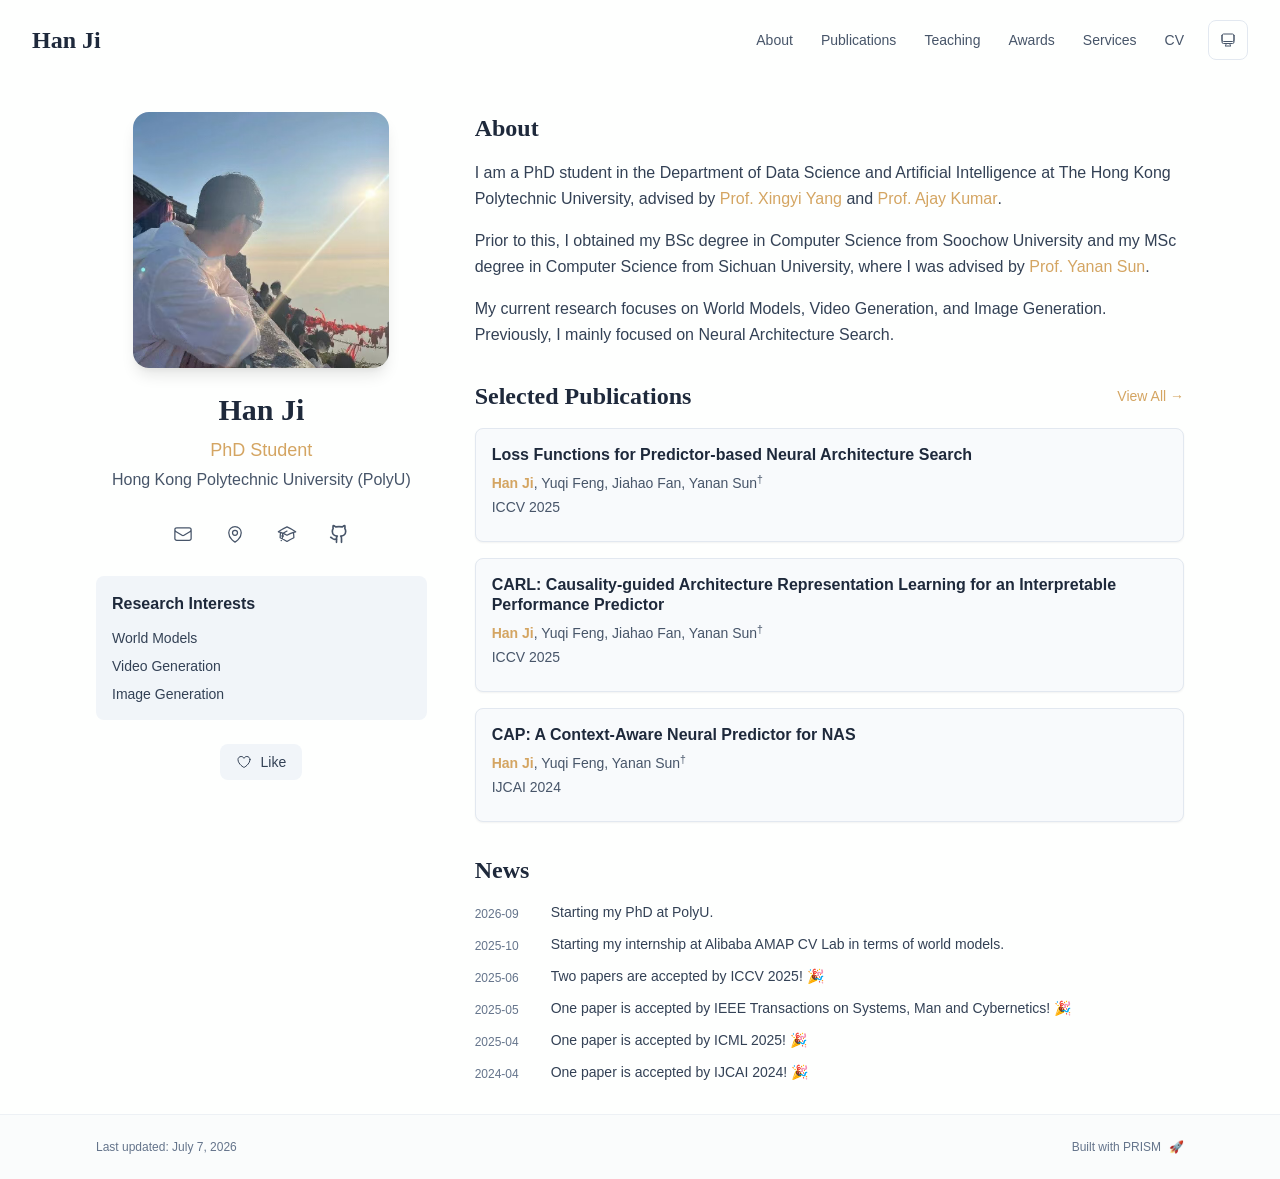
<file: index.html>
<!DOCTYPE html><html lang="en" class="scroll-smooth"><head><meta charSet="utf-8"/><meta name="viewport" content="width=device-width, initial-scale=1"/><link rel="preload" as="image" href="/bio2.png"/><link rel="stylesheet" href="/_next/static/css/328dd226cfbb72d9.css" data-precedence="next"/><link rel="preload" as="script" fetchPriority="low" href="/_next/static/chunks/webpack-af78f5c2c11af041.js"/><script src="/_next/static/chunks/4bd1b696-70b6d399998de86a.js" async=""></script><script src="/_next/static/chunks/684-5aaa8290a129f299.js" async=""></script><script src="/_next/static/chunks/main-app-34bcc7e7aa628ab0.js" async=""></script><script src="/_next/static/chunks/461-a9a5d7b05a71d978.js" async=""></script><script src="/_next/static/chunks/874-6cc630662f3664af.js" async=""></script><script src="/_next/static/chunks/291-e39730cc9327e39b.js" async=""></script><script src="/_next/static/chunks/app/layout-561e9ae7601bf448.js" async=""></script><script src="/_next/static/chunks/378-5449de1b51ff7dc2.js" async=""></script><script src="/_next/static/chunks/748-84992d1bd634b3ca.js" async=""></script><script src="/_next/static/chunks/app/page-276ba6c21e07cec3.js" async=""></script><link rel="icon" href="/favicon.svg" type="image/svg+xml"/><link rel="dns-prefetch" href="https://jialeliu.com"/><link rel="preconnect" href="https://jialeliu.com" crossorigin=""/><link rel="preload" as="font" type="font/woff2" href="https://jialeliu.com/fonts/georgiab.woff2" crossorigin=""/><script>
              try {
                const theme = localStorage.getItem('theme-storage');
                const parsed = theme ? JSON.parse(theme) : null;
                const setting = parsed?.state?.theme || 'system';
                const prefersDark = typeof window !== 'undefined' && window.matchMedia && window.matchMedia('(prefers-color-scheme: dark)').matches;
                const effective = setting === 'dark' ? 'dark' : (setting === 'light' ? 'light' : (prefersDark ? 'dark' : 'light'));
                var root = document.documentElement;
                root.classList.add(effective);
                root.setAttribute('data-theme', effective);
              } catch (e) {
                var root = document.documentElement;
                root.classList.add('light');
                root.setAttribute('data-theme', 'light');
              }
            </script><script>
    try {
      const cfg = {"enabled":true,"locales":["en"],"defaultLocale":"en","mode":"auto","fixedLocale":"en","persist":true,"switcher":true,"labels":{"en":"English"}};
      const storageKey = 'locale-storage';
      const normalize = (value) => typeof value === 'string' ? value.trim().replace('_', '-').toLowerCase() : '';
      const matchLocale = (candidate) => {
        const normalized = normalize(candidate);
        if (!normalized) return null;
        if (cfg.locales.includes(normalized)) return normalized;
        const language = normalized.split('-')[0];
        if (cfg.locales.includes(language)) return language;
        return null;
      };

      let resolved = null;

      if (!cfg.enabled) {
        resolved = cfg.defaultLocale;
      } else if (cfg.persist) {
        resolved = matchLocale(localStorage.getItem(storageKey));
      }

      if (!resolved) {
        if (cfg.mode === 'fixed') {
          resolved = cfg.fixedLocale;
        } else {
          resolved = matchLocale(navigator.language);
        }
      }

      if (!resolved) {
        resolved = cfg.defaultLocale;
      }

      const root = document.documentElement;
      root.lang = resolved;
      root.setAttribute('data-locale', resolved);

      if (cfg.persist) {
        localStorage.setItem(storageKey, resolved);
      }
    } catch (e) {
      const root = document.documentElement;
      root.lang = 'en';
      root.setAttribute('data-locale', 'en');
    }
  </script><title>Han Ji</title><meta name="description" content="PhD student at the Hong Kong Polytechnic University."/><meta name="author" content="Han Ji"/><meta name="keywords" content="Han Ji,PhD,Research,Hong Kong Polytechnic University (PolyU)"/><meta name="creator" content="Han Ji"/><meta name="publisher" content="Han Ji"/><meta property="og:title" content="Han Ji"/><meta property="og:description" content="PhD student at the Hong Kong Polytechnic University."/><meta property="og:site_name" content="Han Ji&#x27;s Academic Website"/><meta property="og:locale" content="en_US"/><meta property="og:type" content="website"/><meta name="twitter:card" content="summary"/><meta name="twitter:title" content="Han Ji"/><meta name="twitter:description" content="PhD student at the Hong Kong Polytechnic University."/><link rel="icon" href="/favicon.svg"/><script>document.querySelectorAll('body link[rel="icon"], body link[rel="apple-touch-icon"]').forEach(el => document.head.appendChild(el))</script><script src="/_next/static/chunks/polyfills-42372ed130431b0a.js" noModule=""></script></head><body class="font-sans antialiased"><div style="visibility:hidden"><nav class="fixed top-0 left-0 right-0 z-50" data-headlessui-state=""><div class="transition-all duration-300 ease-out bg-transparent" style="transform:translateY(-100px)"><div class="max-w-7xl mx-auto px-4 sm:px-6 lg:px-8"><div class="flex justify-between items-center h-16 lg:h-20"><div class="flex-shrink-0" tabindex="0"><a class="text-xl lg:text-2xl font-serif font-semibold text-primary hover:text-accent transition-colors duration-200" href="/">Han Ji</a></div><div class="hidden lg:block"><div class="ml-10 flex items-center space-x-3"><div class="relative flex items-baseline space-x-1"><a data-nav-href="/" class="relative px-3 py-2 text-sm font-medium rounded-lg transition-colors duration-150 text-primary" href="/">About</a><a data-nav-href="/publications" class="relative px-3 py-2 text-sm font-medium rounded-lg transition-colors duration-150 text-neutral-600" href="/publications/">Publications</a><a data-nav-href="/teaching" class="relative px-3 py-2 text-sm font-medium rounded-lg transition-colors duration-150 text-neutral-600" href="/teaching/">Teaching</a><a data-nav-href="/awards" class="relative px-3 py-2 text-sm font-medium rounded-lg transition-colors duration-150 text-neutral-600" href="/awards/">Awards</a><a data-nav-href="/services" class="relative px-3 py-2 text-sm font-medium rounded-lg transition-colors duration-150 text-neutral-600" href="/services/">Services</a><a data-nav-href="/cv" class="relative px-3 py-2 text-sm font-medium rounded-lg transition-colors duration-150 text-neutral-600" href="/cv/">CV</a></div><div class="flex items-center justify-center w-10 h-10 rounded-lg border border-neutral-200 dark:border-[rgba(148,163,184,0.24)] bg-background dark:bg-neutral-800"><div class="w-4 h-4 rounded-full bg-neutral-300 animate-pulse"></div></div></div></div><div class="lg:hidden flex items-center space-x-2"><div class="flex items-center justify-center w-10 h-10 rounded-lg border border-neutral-200 dark:border-[rgba(148,163,184,0.24)] bg-background dark:bg-neutral-800"><div class="w-4 h-4 rounded-full bg-neutral-300 animate-pulse"></div></div><button class="inline-flex items-center justify-center p-2 rounded-md text-neutral-600 hover:text-primary hover:bg-neutral-100 dark:hover:bg-neutral-800 focus:outline-none focus:ring-2 focus:ring-inset focus:ring-accent transition-colors duration-200" id="headlessui-disclosure-button-«R7pdb»" type="button" aria-expanded="false" data-headlessui-state=""><span class="sr-only">Open main menu</span><div><svg xmlns="http://www.w3.org/2000/svg" fill="none" viewBox="0 0 24 24" stroke-width="1.5" stroke="currentColor" aria-hidden="true" data-slot="icon" class="block h-6 w-6"><path stroke-linecap="round" stroke-linejoin="round" d="M3.75 6.75h16.5M3.75 12h16.5m-16.5 5.25h16.5"></path></svg></div></button></div></div></div></div></nav><main class="min-h-screen pt-16 lg:pt-20"><div class="max-w-6xl mx-auto px-4 sm:px-6 lg:px-8 py-8 bg-background min-h-screen"><div class="grid grid-cols-1 lg:grid-cols-3 gap-12"><div class="lg:col-span-1"><div class="sticky top-8" style="opacity:0;transform:translateY(20px)"><div class="w-64 h-64 mx-auto mb-6 rounded-2xl overflow-hidden shadow-lg hover:shadow-xl transition-all duration-200 hover:scale-105"><img alt="Han Ji" width="256" height="256" decoding="async" data-nimg="1" class="w-full h-full object-cover object-[32%_center]" style="color:transparent" src="/bio2.png"/></div><div class="text-center mb-6"><h1 class="text-3xl font-serif font-bold text-primary mb-2">Han Ji</h1><p class="text-lg text-accent font-medium mb-1">PhD Student</p><p class="text-neutral-600 mb-2">Hong Kong Polytechnic University (PolyU)</p></div><div class="flex flex-wrap justify-center gap-3 sm:gap-4 mb-6 relative px-2"><div class="relative"><button class="p-2 sm:p-2 transition-colors duration-200 text-neutral-600 dark:text-neutral-400 hover:text-accent" aria-label="Email"><svg xmlns="http://www.w3.org/2000/svg" fill="none" viewBox="0 0 24 24" stroke-width="1.5" stroke="currentColor" aria-hidden="true" data-slot="icon" class="h-5 w-5"><path stroke-linecap="round" stroke-linejoin="round" d="M21.75 6.75v10.5a2.25 2.25 0 0 1-2.25 2.25h-15a2.25 2.25 0 0 1-2.25-2.25V6.75m19.5 0A2.25 2.25 0 0 0 19.5 4.5h-15a2.25 2.25 0 0 0-2.25 2.25m19.5 0v.243a2.25 2.25 0 0 1-1.07 1.916l-7.5 4.615a2.25 2.25 0 0 1-2.36 0L3.32 8.91a2.25 2.25 0 0 1-1.07-1.916V6.75"></path></svg></button></div><div class="relative"><button class="p-2 sm:p-2 transition-colors duration-200 text-neutral-600 dark:text-neutral-400 hover:text-accent" aria-label="Location"><svg xmlns="http://www.w3.org/2000/svg" fill="none" viewBox="0 0 24 24" stroke-width="1.5" stroke="currentColor" aria-hidden="true" data-slot="icon" class="h-5 w-5"><path stroke-linecap="round" stroke-linejoin="round" d="M15 10.5a3 3 0 1 1-6 0 3 3 0 0 1 6 0Z"></path><path stroke-linecap="round" stroke-linejoin="round" d="M19.5 10.5c0 7.142-7.5 11.25-7.5 11.25S4.5 17.642 4.5 10.5a7.5 7.5 0 1 1 15 0Z"></path></svg></button></div><a href="https://scholar.google.com/citations?user=pxT6aN0AAAAJ" target="_blank" rel="noopener noreferrer" class="p-2 sm:p-2 text-neutral-600 dark:text-neutral-400 hover:text-accent transition-colors duration-200" aria-label="Google Scholar"><svg xmlns="http://www.w3.org/2000/svg" fill="none" viewBox="0 0 24 24" stroke-width="1.5" stroke="currentColor" aria-hidden="true" data-slot="icon" class="h-5 w-5"><path stroke-linecap="round" stroke-linejoin="round" d="M4.26 10.147a60.438 60.438 0 0 0-.491 6.347A48.62 48.62 0 0 1 12 20.904a48.62 48.62 0 0 1 8.232-4.41 60.46 60.46 0 0 0-.491-6.347m-15.482 0a50.636 50.636 0 0 0-2.658-.813A59.906 59.906 0 0 1 12 3.493a59.903 59.903 0 0 1 10.399 5.84c-.896.248-1.783.52-2.658.814m-15.482 0A50.717 50.717 0 0 1 12 13.489a50.702 50.702 0 0 1 7.74-3.342M6.75 15a.75.75 0 1 0 0-1.5.75.75 0 0 0 0 1.5Zm0 0v-3.675A55.378 55.378 0 0 1 12 8.443m-7.007 11.55A5.981 5.981 0 0 0 6.75 15.75v-1.5"></path></svg></a><a href="https://github.com/jihan4431" target="_blank" rel="noopener noreferrer" class="p-2 sm:p-2 text-neutral-600 dark:text-neutral-400 hover:text-accent transition-colors duration-200" aria-label="GitHub"><svg xmlns="http://www.w3.org/2000/svg" width="24" height="24" viewBox="0 0 24 24" fill="none" stroke="currentColor" stroke-width="2" stroke-linecap="round" stroke-linejoin="round" class="lucide lucide-github h-5 w-5" aria-hidden="true"><path d="M15 22v-4a4.8 4.8 0 0 0-1-3.5c3 0 6-2 6-5.5.08-1.25-.27-2.48-1-3.5.28-1.15.28-2.35 0-3.5 0 0-1 0-3 1.5-2.64-.5-5.36-.5-8 0C6 2 5 2 5 2c-.3 1.15-.3 2.35 0 3.5A5.403 5.403 0 0 0 4 9c0 3.5 3 5.5 6 5.5-.39.49-.68 1.05-.85 1.65-.17.6-.22 1.23-.15 1.85v4"></path><path d="M9 18c-4.51 2-5-2-7-2"></path></svg></a></div><div class="bg-neutral-100 dark:bg-neutral-800 rounded-lg p-4 mb-6 hover:shadow-lg transition-all duration-200 hover:scale-[1.02]"><h3 class="font-semibold text-primary mb-3">Research Interests</h3><div class="space-y-2 text-sm text-neutral-700 dark:text-neutral-500"><div>World Models</div><div>Video Generation</div><div>Image Generation</div></div></div><div class="flex justify-center"><div class="relative"><button class="flex items-center space-x-2 px-4 py-2 rounded-lg font-medium text-sm transition-all duration-200 bg-neutral-100 dark:bg-neutral-800 text-neutral-700 dark:text-neutral-500 hover:bg-red-50 dark:hover:bg-red-900/20 hover:text-red-600 dark:hover:text-red-400 cursor-pointer" tabindex="0"><svg xmlns="http://www.w3.org/2000/svg" fill="none" viewBox="0 0 24 24" stroke-width="1.5" stroke="currentColor" aria-hidden="true" data-slot="icon" class="h-4 w-4"><path stroke-linecap="round" stroke-linejoin="round" d="M21 8.25c0-2.485-2.099-4.5-4.688-4.5-1.935 0-3.597 1.126-4.312 2.733-.715-1.607-2.377-2.733-4.313-2.733C5.1 3.75 3 5.765 3 8.25c0 7.22 9 12 9 12s9-4.78 9-12Z"></path></svg><span>Like</span></button></div></div></div></div><div class="lg:col-span-2 space-y-8"><section id="about" class="scroll-mt-24 space-y-8"><section style="opacity:0;transform:translateY(20px)"><h2 class="text-2xl font-serif font-bold text-primary mb-4">About</h2><div class="text-neutral-700 dark:text-neutral-600 leading-relaxed"><p class="mb-4 last:mb-0">I am a PhD student in the Department of Data Science and Artificial Intelligence at The Hong Kong Polytechnic University, advised by <a href="https://adamdad.github.io/" node="[object Object]" target="_blank" rel="noopener noreferrer" class="text-accent font-medium transition-all duration-200 rounded hover:bg-accent/10 hover:shadow-sm">Prof. Xingyi Yang</a> and <a href="https://web.comp.polyu.edu.hk/csajaykr/" node="[object Object]" target="_blank" rel="noopener noreferrer" class="text-accent font-medium transition-all duration-200 rounded hover:bg-accent/10 hover:shadow-sm">Prof. Ajay Kumar</a>.</p>
<p class="mb-4 last:mb-0">Prior to this, I obtained my BSc degree in Computer Science from Soochow University and my MSc degree in Computer Science from Sichuan University, where I was advised by <a href="https://yn-sun.github.io/" node="[object Object]" target="_blank" rel="noopener noreferrer" class="text-accent font-medium transition-all duration-200 rounded hover:bg-accent/10 hover:shadow-sm">Prof. Yanan Sun</a>.</p>
<p class="mb-4 last:mb-0">My current research focuses on World Models, Video Generation, and Image Generation. Previously, I mainly focused on Neural Architecture Search.</p></div></section><section style="opacity:0;transform:translateY(20px)"><div class="flex items-center justify-between mb-4"><h2 class="text-2xl font-serif font-bold text-primary">Selected Publications</h2><a class="text-accent hover:text-accent-dark text-sm font-medium transition-all duration-200 rounded hover:bg-accent/10 hover:shadow-sm" href="/publications/">View All<!-- --> →</a></div><div class="space-y-4"><div class="bg-neutral-50 dark:bg-neutral-800 p-4 rounded-lg shadow-sm border border-neutral-200 dark:border-[rgba(148,163,184,0.24)] hover:shadow-lg transition-all duration-200 hover:scale-[1.02]" style="opacity:0;transform:translateY(20px)"><h3 class="font-semibold text-primary mb-2 leading-tight">Loss Functions for Predictor-based Neural Architecture Search</h3><p class="text-sm text-neutral-600 dark:text-neutral-500 mb-1"><span><span class="font-semibold text-accent ">Han Ji</span>, </span><span><span class=" ">Yuqi Feng</span>, </span><span><span class=" ">Jiahao Fan</span>, </span><span><span class=" ">Yanan Sun</span><sup class="ml-0 text-neutral-600 dark:text-neutral-500">†</sup></span></p><p class="text-sm text-neutral-600 dark:text-neutral-500 mb-2">ICCV 2025</p></div><div class="bg-neutral-50 dark:bg-neutral-800 p-4 rounded-lg shadow-sm border border-neutral-200 dark:border-[rgba(148,163,184,0.24)] hover:shadow-lg transition-all duration-200 hover:scale-[1.02]" style="opacity:0;transform:translateY(20px)"><h3 class="font-semibold text-primary mb-2 leading-tight">CARL: Causality-guided Architecture Representation Learning for an Interpretable Performance Predictor</h3><p class="text-sm text-neutral-600 dark:text-neutral-500 mb-1"><span><span class="font-semibold text-accent ">Han Ji</span>, </span><span><span class=" ">Yuqi Feng</span>, </span><span><span class=" ">Jiahao Fan</span>, </span><span><span class=" ">Yanan Sun</span><sup class="ml-0 text-neutral-600 dark:text-neutral-500">†</sup></span></p><p class="text-sm text-neutral-600 dark:text-neutral-500 mb-2">ICCV 2025</p></div><div class="bg-neutral-50 dark:bg-neutral-800 p-4 rounded-lg shadow-sm border border-neutral-200 dark:border-[rgba(148,163,184,0.24)] hover:shadow-lg transition-all duration-200 hover:scale-[1.02]" style="opacity:0;transform:translateY(20px)"><h3 class="font-semibold text-primary mb-2 leading-tight">CAP: A Context-Aware Neural Predictor for NAS</h3><p class="text-sm text-neutral-600 dark:text-neutral-500 mb-1"><span><span class="font-semibold text-accent ">Han Ji</span>, </span><span><span class=" ">Yuqi Feng</span>, </span><span><span class=" ">Yanan Sun</span><sup class="ml-0 text-neutral-600 dark:text-neutral-500">†</sup></span></p><p class="text-sm text-neutral-600 dark:text-neutral-500 mb-2">IJCAI 2024</p></div></div></section><section style="opacity:0;transform:translateY(20px)"><h2 class="text-2xl font-serif font-bold text-primary mb-4">News</h2><div class="space-y-3"><div class="flex items-start space-x-3"><span class="text-xs text-neutral-500 mt-1 w-16 flex-shrink-0">2026-09</span><p class="text-sm text-neutral-700">Starting my PhD at PolyU.</p></div><div class="flex items-start space-x-3"><span class="text-xs text-neutral-500 mt-1 w-16 flex-shrink-0">2025-10</span><p class="text-sm text-neutral-700">Starting my internship at Alibaba AMAP CV Lab in terms of world models.</p></div><div class="flex items-start space-x-3"><span class="text-xs text-neutral-500 mt-1 w-16 flex-shrink-0">2025-06</span><p class="text-sm text-neutral-700">Two papers are accepted by ICCV 2025! 🎉</p></div><div class="flex items-start space-x-3"><span class="text-xs text-neutral-500 mt-1 w-16 flex-shrink-0">2025-05</span><p class="text-sm text-neutral-700">One paper is accepted by IEEE Transactions on Systems, Man and Cybernetics! 🎉</p></div><div class="flex items-start space-x-3"><span class="text-xs text-neutral-500 mt-1 w-16 flex-shrink-0">2025-04</span><p class="text-sm text-neutral-700">One paper is accepted by ICML 2025! 🎉</p></div><div class="flex items-start space-x-3"><span class="text-xs text-neutral-500 mt-1 w-16 flex-shrink-0">2024-04</span><p class="text-sm text-neutral-700">One paper is accepted by IJCAI 2024! 🎉</p></div></div></section></section></div></div></div><!--$--><!--/$--><!--$--><!--/$--></main><footer class="border-t border-neutral-200/50 bg-neutral-50/50 dark:bg-neutral-900/50 dark:border-neutral-700/50"><div class="max-w-6xl mx-auto px-4 sm:px-6 lg:px-8 py-6"><div class="flex flex-col sm:flex-row justify-between items-center gap-2"><p class="text-xs text-neutral-500">Last updated<!-- -->: <!-- -->July 7, 2026</p><p class="text-xs text-neutral-500 flex items-center"><a href="https://github.com/xyjoey/PRISM" target="_blank" rel="noopener noreferrer">Built with PRISM</a><span class="ml-2">🚀</span></p></div></div></footer></div><script src="/_next/static/chunks/webpack-af78f5c2c11af041.js" async=""></script><script>(self.__next_f=self.__next_f||[]).push([0])</script><script>self.__next_f.push([1,"1:\"$Sreact.fragment\"\n3:I[3719,[\"461\",\"static/chunks/461-a9a5d7b05a71d978.js\",\"874\",\"static/chunks/874-6cc630662f3664af.js\",\"291\",\"static/chunks/291-e39730cc9327e39b.js\",\"177\",\"static/chunks/app/layout-561e9ae7601bf448.js\"],\"ThemeProvider\"]\n4:I[310,[\"461\",\"static/chunks/461-a9a5d7b05a71d978.js\",\"874\",\"static/chunks/874-6cc630662f3664af.js\",\"291\",\"static/chunks/291-e39730cc9327e39b.js\",\"177\",\"static/chunks/app/layout-561e9ae7601bf448.js\"],\"LocaleProvider\"]\n5:I[4574,[\"461\",\"static/chunks/461-a9a5d7b05a71d978.js\",\"874\",\"static/chunks/874-6cc630662f3664af.js\",\"291\",\"static/chunks/291-e39730cc9327e39b.js\",\"177\",\"static/chunks/app/layout-561e9ae7601bf448.js\"],\"default\"]\n6:I[7555,[],\"\"]\n7:I[1295,[],\"\"]\n8:I[2548,[\"461\",\"static/chunks/461-a9a5d7b05a71d978.js\",\"874\",\"static/chunks/874-6cc630662f3664af.js\",\"291\",\"static/chunks/291-e39730cc9327e39b.js\",\"177\",\"static/chunks/app/layout-561e9ae7601bf448.js\"],\"default\"]\n9:I[6613,[\"461\",\"static/chunks/461-a9a5d7b05a71d978.js\",\"378\",\"static/chunks/378-5449de1b51ff7dc2.js\",\"874\",\"static/chunks/874-6cc630662f3664af.js\",\"748\",\"static/chunks/748-84992d1bd634b3ca.js\",\"974\",\"static/chunks/app/page-276ba6c21e07cec3.js\"],\"default\"]\na:I[9665,[],\"MetadataBoundary\"]\nc:I[9665,[],\"OutletBoundary\"]\nf:I[4911,[],\"AsyncMetadataOutlet\"]\n11:I[9665,[],\"ViewportBoundary\"]\n13:I[6614,[],\"\"]\n:HL[\"/_next/static/css/328dd226cfbb72d9.css\",\"style\"]\n2:T5c4,\n    try {\n      const cfg = {\"enabled\":true,\"locales\":[\"en\"],\"defaultLocale\":\"en\",\"mode\":\"auto\",\"fixedLocale\":\"en\",\"persist\":true,\"switcher\":true,\"labels\":{\"en\":\"English\"}};\n      const storageKey = 'locale-storage';\n      const normalize = (value) =\u003e typeof value === 'string' ? value.trim().replace('_', '-').toLowerCase() : '';\n      const matchLocale = (candidate) =\u003e {\n        const normalized = normalize(candidate);\n        if (!normalized) return null;\n        if (cfg.locales.includes(normalized)) return normalized;\n        const language = normalized.split('-')[0];\n        if (cfg.locales.includes(language)) return language;\n        return null;\n      "])</script><script>self.__next_f.push([1,"};\n\n      let resolved = null;\n\n      if (!cfg.enabled) {\n        resolved = cfg.defaultLocale;\n      } else if (cfg.persist) {\n        resolved = matchLocale(localStorage.getItem(storageKey));\n      }\n\n      if (!resolved) {\n        if (cfg.mode === 'fixed') {\n          resolved = cfg.fixedLocale;\n        } else {\n          resolved = matchLocale(navigator.language);\n        }\n      }\n\n      if (!resolved) {\n        resolved = cfg.defaultLocale;\n      }\n\n      const root = document.documentElement;\n      root.lang = resolved;\n      root.setAttribute('data-locale', resolved);\n\n      if (cfg.persist) {\n        localStorage.setItem(storageKey, resolved);\n      }\n    } catch (e) {\n      const root = document.documentElement;\n      root.lang = 'en';\n      root.setAttribute('data-locale', 'en');\n    }\n  "])</script><script>self.__next_f.push([1,"0:{\"P\":null,\"b\":\"ZS1qvI2j_0urQSli7mhLB\",\"p\":\"\",\"c\":[\"\",\"\"],\"i\":false,\"f\":[[[\"\",{\"children\":[\"__PAGE__\",{}]},\"$undefined\",\"$undefined\",true],[\"\",[\"$\",\"$1\",\"c\",{\"children\":[[[\"$\",\"link\",\"0\",{\"rel\":\"stylesheet\",\"href\":\"/_next/static/css/328dd226cfbb72d9.css\",\"precedence\":\"next\",\"crossOrigin\":\"$undefined\",\"nonce\":\"$undefined\"}]],[\"$\",\"html\",null,{\"lang\":\"en\",\"className\":\"scroll-smooth\",\"suppressHydrationWarning\":true,\"children\":[[\"$\",\"head\",null,{\"children\":[[\"$\",\"link\",null,{\"rel\":\"icon\",\"href\":\"/favicon.svg\",\"type\":\"image/svg+xml\"}],[\"$\",\"link\",null,{\"rel\":\"dns-prefetch\",\"href\":\"https://jialeliu.com\"}],[\"$\",\"link\",null,{\"rel\":\"preconnect\",\"href\":\"https://jialeliu.com\",\"crossOrigin\":\"\"}],[\"$\",\"link\",null,{\"rel\":\"preload\",\"as\":\"font\",\"type\":\"font/woff2\",\"href\":\"https://jialeliu.com/fonts/georgiab.woff2\",\"crossOrigin\":\"\"}],[\"$\",\"script\",null,{\"dangerouslySetInnerHTML\":{\"__html\":\"\\n              try {\\n                const theme = localStorage.getItem('theme-storage');\\n                const parsed = theme ? JSON.parse(theme) : null;\\n                const setting = parsed?.state?.theme || 'system';\\n                const prefersDark = typeof window !== 'undefined' \u0026\u0026 window.matchMedia \u0026\u0026 window.matchMedia('(prefers-color-scheme: dark)').matches;\\n                const effective = setting === 'dark' ? 'dark' : (setting === 'light' ? 'light' : (prefersDark ? 'dark' : 'light'));\\n                var root = document.documentElement;\\n                root.classList.add(effective);\\n                root.setAttribute('data-theme', effective);\\n              } catch (e) {\\n                var root = document.documentElement;\\n                root.classList.add('light');\\n                root.setAttribute('data-theme', 'light');\\n              }\\n            \"}}],[\"$\",\"script\",null,{\"dangerouslySetInnerHTML\":{\"__html\":\"$2\"}}]]}],[\"$\",\"body\",null,{\"className\":\"font-sans antialiased\",\"children\":[\"$\",\"$L3\",null,{\"children\":[\"$\",\"$L4\",null,{\"config\":{\"enabled\":true,\"locales\":[\"en\"],\"defaultLocale\":\"en\",\"mode\":\"auto\",\"fixedLocale\":\"en\",\"persist\":true,\"switcher\":true,\"labels\":{\"en\":\"English\"}},\"children\":[[\"$\",\"$L5\",null,{\"items\":[{\"title\":\"About\",\"type\":\"page\",\"target\":\"about\",\"href\":\"/\"},{\"title\":\"Publications\",\"type\":\"page\",\"target\":\"publications\",\"href\":\"/publications\"},{\"title\":\"Teaching\",\"type\":\"page\",\"target\":\"teaching\",\"href\":\"/teaching\"},{\"title\":\"Awards\",\"type\":\"page\",\"target\":\"awards\",\"href\":\"/awards\"},{\"title\":\"Services\",\"type\":\"page\",\"target\":\"services\",\"href\":\"/services\"},{\"title\":\"CV\",\"type\":\"page\",\"target\":\"cv\",\"href\":\"/cv\"}],\"siteTitle\":\"Han Ji\",\"enableOnePageMode\":false,\"i18n\":\"$0:f:0:1:1:props:children:1:props:children:1:props:children:props:children:props:config\",\"itemsByLocale\":{\"en\":[{\"title\":\"About\",\"type\":\"page\",\"target\":\"about\",\"href\":\"/\"},{\"title\":\"Publications\",\"type\":\"page\",\"target\":\"publications\",\"href\":\"/publications\"},{\"title\":\"Teaching\",\"type\":\"page\",\"target\":\"teaching\",\"href\":\"/teaching\"},{\"title\":\"Awards\",\"type\":\"page\",\"target\":\"awards\",\"href\":\"/awards\"},{\"title\":\"Services\",\"type\":\"page\",\"target\":\"services\",\"href\":\"/services\"},{\"title\":\"CV\",\"type\":\"page\",\"target\":\"cv\",\"href\":\"/cv\"}]},\"siteTitleByLocale\":{\"en\":\"Han Ji\"}}],[\"$\",\"main\",null,{\"className\":\"min-h-screen pt-16 lg:pt-20\",\"children\":[\"$\",\"$L6\",null,{\"parallelRouterKey\":\"children\",\"error\":\"$undefined\",\"errorStyles\":\"$undefined\",\"errorScripts\":\"$undefined\",\"template\":[\"$\",\"$L7\",null,{}],\"templateStyles\":\"$undefined\",\"templateScripts\":\"$undefined\",\"notFound\":[[[\"$\",\"title\",null,{\"children\":\"404: This page could not be found.\"}],[\"$\",\"div\",null,{\"style\":{\"fontFamily\":\"system-ui,\\\"Segoe UI\\\",Roboto,Helvetica,Arial,sans-serif,\\\"Apple Color Emoji\\\",\\\"Segoe UI Emoji\\\"\",\"height\":\"100vh\",\"textAlign\":\"center\",\"display\":\"flex\",\"flexDirection\":\"column\",\"alignItems\":\"center\",\"justifyContent\":\"center\"},\"children\":[\"$\",\"div\",null,{\"children\":[[\"$\",\"style\",null,{\"dangerouslySetInnerHTML\":{\"__html\":\"body{color:#000;background:#fff;margin:0}.next-error-h1{border-right:1px solid rgba(0,0,0,.3)}@media (prefers-color-scheme:dark){body{color:#fff;background:#000}.next-error-h1{border-right:1px solid rgba(255,255,255,.3)}}\"}}],[\"$\",\"h1\",null,{\"className\":\"next-error-h1\",\"style\":{\"display\":\"inline-block\",\"margin\":\"0 20px 0 0\",\"padding\":\"0 23px 0 0\",\"fontSize\":24,\"fontWeight\":500,\"verticalAlign\":\"top\",\"lineHeight\":\"49px\"},\"children\":404}],[\"$\",\"div\",null,{\"style\":{\"display\":\"inline-block\"},\"children\":[\"$\",\"h2\",null,{\"style\":{\"fontSize\":14,\"fontWeight\":400,\"lineHeight\":\"49px\",\"margin\":0},\"children\":\"This page could not be found.\"}]}]]}]}]],[]],\"forbidden\":\"$undefined\",\"unauthorized\":\"$undefined\"}]}],[\"$\",\"$L8\",null,{\"lastUpdated\":\"July 7, 2026\",\"lastUpdatedByLocale\":{\"en\":\"July 7, 2026\"},\"defaultLocale\":\"en\"}]]}]}]}]]}]]}],{\"children\":[\"__PAGE__\",[\"$\",\"$1\",\"c\",{\"children\":[[\"$\",\"$L9\",null,{\"dataByLocale\":{\"en\":{\"author\":{\"name\":\"Han Ji\",\"title\":\"PhD Student\",\"institution\":\"Hong Kong Polytechnic University (PolyU)\",\"avatar\":\"/bio2.png\"},\"social\":{\"email\":\"928839165@qq.com\",\"location\":\"Hong Kong, China\",\"location_details\":[\"Room 123, Science Building,\",\"University Avenue, Hong Kong, China\"],\"google_scholar\":\"https://scholar.google.com/citations?user=pxT6aN0AAAAJ\",\"github\":\"https://github.com/jihan4431\"},\"features\":{\"enable_likes\":true,\"enable_one_page_mode\":false},\"enableOnePageMode\":false,\"researchInterests\":[\"World Models\",\"Video Generation\",\"Image Generation\"],\"pagesToShow\":[{\"type\":\"about\",\"id\":\"about\",\"sections\":[{\"id\":\"about\",\"type\":\"markdown\",\"source\":\"bio.md\",\"title\":\"About\",\"content\":\"I am a PhD student in the Department of Data Science and Artificial Intelligence at The Hong Kong Polytechnic University, advised by [Prof. Xingyi Yang](https://adamdad.github.io/) and [Prof. Ajay Kumar](https://web.comp.polyu.edu.hk/csajaykr/).\\r\\n\\r\\nPrior to this, I obtained my BSc degree in Computer Science from Soochow University and my MSc degree in Computer Science from Sichuan University, where I was advised by [Prof. Yanan Sun](https://yn-sun.github.io/).\\r\\n\\r\\nMy current research focuses on World Models, Video Generation, and Image Generation. Previously, I mainly focused on Neural Architecture Search.\"},{\"id\":\"featured_publications\",\"type\":\"publications\",\"title\":\"Selected Publications\",\"filter\":\"selected\",\"limit\":5,\"publications\":[{\"id\":\"ji2025loss\",\"title\":\"Loss Functions for Predictor-based Neural Architecture Search\",\"titleNodes\":[{\"type\":\"text\",\"text\":\"Loss Functions for Predictor-based Neural Architecture Search\"}],\"authors\":[{\"name\":\"Han Ji\",\"isHighlighted\":true,\"isCorresponding\":false,\"isCoAuthor\":false},{\"name\":\"Yuqi Feng\",\"isHighlighted\":false,\"isCorresponding\":false,\"isCoAuthor\":false},{\"name\":\"Jiahao Fan\",\"isHighlighted\":false,\"isCorresponding\":false,\"isCoAuthor\":false},{\"name\":\"Yanan Sun\",\"isHighlighted\":false,\"isCorresponding\":true,\"isCoAuthor\":false}],\"year\":2025,\"type\":\"conference\",\"status\":\"published\",\"tags\":[],\"keywords\":\"$0:f:0:1:2:children:1:props:children:0:props:dataByLocale:en:pagesToShow:0:sections:1:publications:0:tags\",\"researchArea\":\"neural-networks\",\"journal\":\"\",\"conference\":\"ICCV 2025\",\"code\":\"https://github.com/jihan4431/PWLNAS\",\"paper\":\"https://openaccess.thecvf.com/content/ICCV2025/papers/Ji_Loss_Functions_for_Predictor-based_Neural_Architecture_Search_ICCV_2025_paper.pdf\",\"abstract\":\"\",\"description\":\"\",\"selected\":true,\"preview\":\"pwlnas.png\",\"bibtex\":\"@inproceedings{ji2025loss,\\n  title = {Loss Functions for Predictor-based Neural Architecture Search},\\n  booktitle = {ICCV 2025},\\n  author = {Han Ji and Yuqi Feng and Jiahao Fan and Yanan Sun},\\n  year = {2025},\\n  paper = {https://openaccess.thecvf.com/content/ICCV2025/papers/Ji_Loss_Functions_for_Predictor-based_Neural_Architecture_Search_ICCV_2025_paper.pdf}\\n}\"},{\"id\":\"ji2025carl\",\"title\":\"CARL: Causality-guided Architecture Representation Learning for an Interpretable Performance Predictor\",\"titleNodes\":[{\"type\":\"text\",\"text\":\"CARL: Causality-guided Architecture Representation Learning for an Interpretable Performance Predictor\"}],\"authors\":[{\"name\":\"Han Ji\",\"isHighlighted\":true,\"isCorresponding\":false,\"isCoAuthor\":false},{\"name\":\"Yuqi Feng\",\"isHighlighted\":false,\"isCorresponding\":false,\"isCoAuthor\":false},{\"name\":\"Jiahao Fan\",\"isHighlighted\":false,\"isCorresponding\":false,\"isCoAuthor\":false},{\"name\":\"Yanan Sun\",\"isHighlighted\":false,\"isCorresponding\":true,\"isCoAuthor\":false}],\"year\":2025,\"type\":\"conference\",\"status\":\"published\",\"tags\":[],\"keywords\":\"$0:f:0:1:2:children:1:props:children:0:props:dataByLocale:en:pagesToShow:0:sections:1:publications:1:tags\",\"researchArea\":\"machine-learning\",\"journal\":\"\",\"conference\":\"ICCV 2025\",\"code\":\"https://github.com/jihan4431/CARL\",\"paper\":\"https://openaccess.thecvf.com/content/ICCV2025/papers/Ji_CARL_Causality-guided_Architecture_Representation_Learning_for_an_Interpretable_Performance_Predictor_ICCV_2025_paper.pdf\",\"abstract\":\"\",\"description\":\"\",\"selected\":true,\"preview\":\"CARL.png\",\"bibtex\":\"@inproceedings{ji2025carl,\\n  title = {CARL: Causality-guided Architecture Representation Learning for an Interpretable Performance Predictor},\\n  booktitle = {ICCV 2025},\\n  author = {Han Ji and Yuqi Feng and Jiahao Fan and Yanan Sun},\\n  year = {2025},\\n  paper = {https://openaccess.thecvf.com/content/ICCV2025/papers/Ji_CARL_Causality-guided_Architecture_Representation_Learning_for_an_Interpretable_Performance_Predictor_ICCV_2025_paper.pdf}\\n}\"},{\"id\":\"ji2024CAP\",\"title\":\"CAP: A Context-Aware Neural Predictor for NAS\",\"titleNodes\":[{\"type\":\"text\",\"text\":\"CAP: A Context-Aware Neural Predictor for NAS\"}],\"authors\":[{\"name\":\"Han Ji\",\"isHighlighted\":true,\"isCorresponding\":false,\"isCoAuthor\":false},{\"name\":\"Yuqi Feng\",\"isHighlighted\":false,\"isCorresponding\":false,\"isCoAuthor\":false},{\"name\":\"Yanan Sun\",\"isHighlighted\":false,\"isCorresponding\":true,\"isCoAuthor\":false}],\"year\":2024,\"type\":\"conference\",\"status\":\"published\",\"tags\":[],\"keywords\":\"$0:f:0:1:2:children:1:props:children:0:props:dataByLocale:en:pagesToShow:0:sections:1:publications:2:tags\",\"researchArea\":\"neural-networks\",\"journal\":\"\",\"conference\":\"IJCAI 2024\",\"code\":\"https://github.com/jihan4431/CAP\",\"paper\":\"https://arxiv.org/pdf/2406.02056\",\"abstract\":\"\",\"description\":\"\",\"selected\":true,\"preview\":\"cap.png\",\"bibtex\":\"@inproceedings{ji2024CAP,\\n  title = {CAP: A Context-Aware Neural Predictor for NAS},\\n  booktitle = {IJCAI 2024},\\n  author = {Han Ji and Yuqi Feng and Yanan Sun},\\n  year = {2024},\\n  paper = {https://arxiv.org/pdf/2406.02056}\\n}\"}]},{\"id\":\"news\",\"type\":\"list\",\"title\":\"News\",\"source\":\"news.toml\",\"items\":[{\"date\":\"2026-09\",\"content\":\"Starting my PhD at PolyU.\"},{\"date\":\"2025-10\",\"content\":\"Starting my internship at Alibaba AMAP CV Lab in terms of world models.\"},{\"date\":\"2025-06\",\"content\":\"Two papers are accepted by ICCV 2025! 🎉\"},{\"date\":\"2025-05\",\"content\":\"One paper is accepted by IEEE Transactions on Systems, Man and Cybernetics! 🎉\"},{\"date\":\"2025-04\",\"content\":\"One paper is accepted by ICML 2025! 🎉\"},{\"date\":\"2024-04\",\"content\":\"One paper is accepted by IJCAI 2024! 🎉\"}]}]}]}},\"defaultLocale\":\"en\"}],[\"$\",\"$La\",null,{\"children\":\"$Lb\"}],null,[\"$\",\"$Lc\",null,{\"children\":[\"$Ld\",\"$Le\",[\"$\",\"$Lf\",null,{\"promise\":\"$@10\"}]]}]]}],{},null,false]},null,false],[\"$\",\"$1\",\"h\",{\"children\":[null,[\"$\",\"$1\",\"_wk-59zeIOZjMxasM6Dxq\",{\"children\":[[\"$\",\"$L11\",null,{\"children\":\"$L12\"}],null]}],null]}],false]],\"m\":\"$undefined\",\"G\":[\"$13\",\"$undefined\"],\"s\":false,\"S\":true}\n"])</script><script>self.__next_f.push([1,"14:\"$Sreact.suspense\"\n15:I[4911,[],\"AsyncMetadata\"]\nb:[\"$\",\"$14\",null,{\"fallback\":null,\"children\":[\"$\",\"$L15\",null,{\"promise\":\"$@16\"}]}]\n"])</script><script>self.__next_f.push([1,"e:null\n"])</script><script>self.__next_f.push([1,"12:[[\"$\",\"meta\",\"0\",{\"charSet\":\"utf-8\"}],[\"$\",\"meta\",\"1\",{\"name\":\"viewport\",\"content\":\"width=device-width, initial-scale=1\"}]]\nd:null\n"])</script><script>self.__next_f.push([1,"16:{\"metadata\":[[\"$\",\"title\",\"0\",{\"children\":\"Han Ji\"}],[\"$\",\"meta\",\"1\",{\"name\":\"description\",\"content\":\"PhD student at the Hong Kong Polytechnic University.\"}],[\"$\",\"meta\",\"2\",{\"name\":\"author\",\"content\":\"Han Ji\"}],[\"$\",\"meta\",\"3\",{\"name\":\"keywords\",\"content\":\"Han Ji,PhD,Research,Hong Kong Polytechnic University (PolyU)\"}],[\"$\",\"meta\",\"4\",{\"name\":\"creator\",\"content\":\"Han Ji\"}],[\"$\",\"meta\",\"5\",{\"name\":\"publisher\",\"content\":\"Han Ji\"}],[\"$\",\"meta\",\"6\",{\"property\":\"og:title\",\"content\":\"Han Ji\"}],[\"$\",\"meta\",\"7\",{\"property\":\"og:description\",\"content\":\"PhD student at the Hong Kong Polytechnic University.\"}],[\"$\",\"meta\",\"8\",{\"property\":\"og:site_name\",\"content\":\"Han Ji's Academic Website\"}],[\"$\",\"meta\",\"9\",{\"property\":\"og:locale\",\"content\":\"en_US\"}],[\"$\",\"meta\",\"10\",{\"property\":\"og:type\",\"content\":\"website\"}],[\"$\",\"meta\",\"11\",{\"name\":\"twitter:card\",\"content\":\"summary\"}],[\"$\",\"meta\",\"12\",{\"name\":\"twitter:title\",\"content\":\"Han Ji\"}],[\"$\",\"meta\",\"13\",{\"name\":\"twitter:description\",\"content\":\"PhD student at the Hong Kong Polytechnic University.\"}],[\"$\",\"link\",\"14\",{\"rel\":\"icon\",\"href\":\"/favicon.svg\"}]],\"error\":null,\"digest\":\"$undefined\"}\n10:{\"metadata\":\"$16:metadata\",\"error\":null,\"digest\":\"$undefined\"}\n"])</script></body></html>
</file>
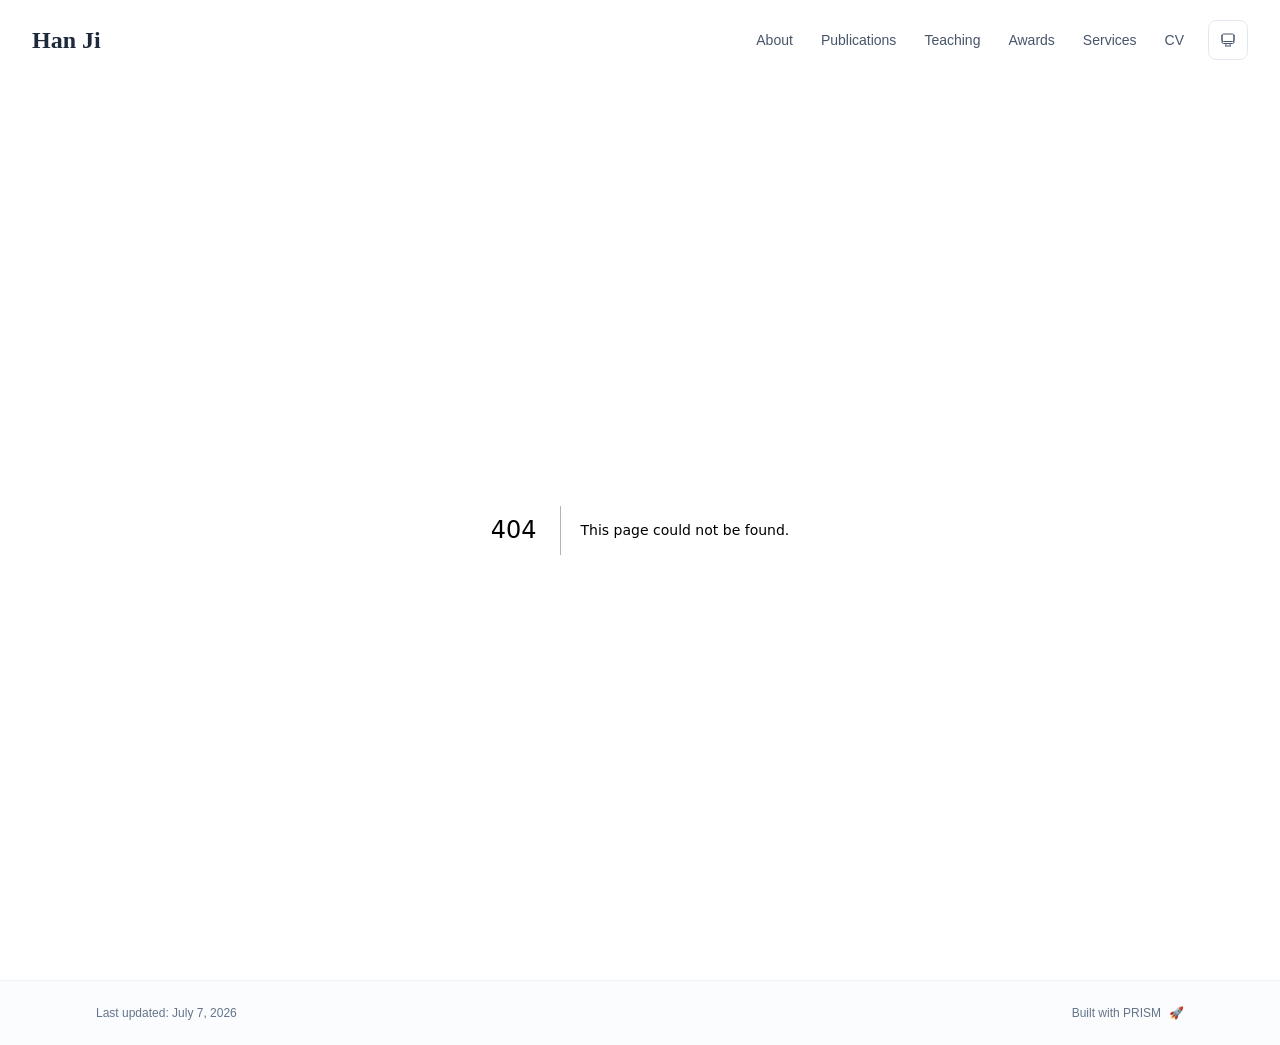
<file: 404/index.html>
<!DOCTYPE html><html lang="en" class="scroll-smooth"><head><meta charSet="utf-8"/><meta name="viewport" content="width=device-width, initial-scale=1"/><link rel="stylesheet" href="/_next/static/css/328dd226cfbb72d9.css" data-precedence="next"/><link rel="preload" as="script" fetchPriority="low" href="/_next/static/chunks/webpack-af78f5c2c11af041.js"/><script src="/_next/static/chunks/4bd1b696-70b6d399998de86a.js" async=""></script><script src="/_next/static/chunks/684-5aaa8290a129f299.js" async=""></script><script src="/_next/static/chunks/main-app-34bcc7e7aa628ab0.js" async=""></script><script src="/_next/static/chunks/461-a9a5d7b05a71d978.js" async=""></script><script src="/_next/static/chunks/874-6cc630662f3664af.js" async=""></script><script src="/_next/static/chunks/291-e39730cc9327e39b.js" async=""></script><script src="/_next/static/chunks/app/layout-561e9ae7601bf448.js" async=""></script><meta name="robots" content="noindex"/><title>404: This page could not be found.</title><link rel="icon" href="/favicon.svg" type="image/svg+xml"/><link rel="dns-prefetch" href="https://jialeliu.com"/><link rel="preconnect" href="https://jialeliu.com" crossorigin=""/><link rel="preload" as="font" type="font/woff2" href="https://jialeliu.com/fonts/georgiab.woff2" crossorigin=""/><script>
              try {
                const theme = localStorage.getItem('theme-storage');
                const parsed = theme ? JSON.parse(theme) : null;
                const setting = parsed?.state?.theme || 'system';
                const prefersDark = typeof window !== 'undefined' && window.matchMedia && window.matchMedia('(prefers-color-scheme: dark)').matches;
                const effective = setting === 'dark' ? 'dark' : (setting === 'light' ? 'light' : (prefersDark ? 'dark' : 'light'));
                var root = document.documentElement;
                root.classList.add(effective);
                root.setAttribute('data-theme', effective);
              } catch (e) {
                var root = document.documentElement;
                root.classList.add('light');
                root.setAttribute('data-theme', 'light');
              }
            </script><script>
    try {
      const cfg = {"enabled":true,"locales":["en"],"defaultLocale":"en","mode":"auto","fixedLocale":"en","persist":true,"switcher":true,"labels":{"en":"English"}};
      const storageKey = 'locale-storage';
      const normalize = (value) => typeof value === 'string' ? value.trim().replace('_', '-').toLowerCase() : '';
      const matchLocale = (candidate) => {
        const normalized = normalize(candidate);
        if (!normalized) return null;
        if (cfg.locales.includes(normalized)) return normalized;
        const language = normalized.split('-')[0];
        if (cfg.locales.includes(language)) return language;
        return null;
      };

      let resolved = null;

      if (!cfg.enabled) {
        resolved = cfg.defaultLocale;
      } else if (cfg.persist) {
        resolved = matchLocale(localStorage.getItem(storageKey));
      }

      if (!resolved) {
        if (cfg.mode === 'fixed') {
          resolved = cfg.fixedLocale;
        } else {
          resolved = matchLocale(navigator.language);
        }
      }

      if (!resolved) {
        resolved = cfg.defaultLocale;
      }

      const root = document.documentElement;
      root.lang = resolved;
      root.setAttribute('data-locale', resolved);

      if (cfg.persist) {
        localStorage.setItem(storageKey, resolved);
      }
    } catch (e) {
      const root = document.documentElement;
      root.lang = 'en';
      root.setAttribute('data-locale', 'en');
    }
  </script><title>Han Ji</title><meta name="description" content="PhD student at the Hong Kong Polytechnic University."/><meta name="author" content="Han Ji"/><meta name="keywords" content="Han Ji,PhD,Research,Hong Kong Polytechnic University (PolyU)"/><meta name="creator" content="Han Ji"/><meta name="publisher" content="Han Ji"/><meta property="og:title" content="Han Ji"/><meta property="og:description" content="PhD student at the Hong Kong Polytechnic University."/><meta property="og:site_name" content="Han Ji&#x27;s Academic Website"/><meta property="og:locale" content="en_US"/><meta property="og:type" content="website"/><meta name="twitter:card" content="summary"/><meta name="twitter:title" content="Han Ji"/><meta name="twitter:description" content="PhD student at the Hong Kong Polytechnic University."/><link rel="icon" href="/favicon.svg"/><script>document.querySelectorAll('body link[rel="icon"], body link[rel="apple-touch-icon"]').forEach(el => document.head.appendChild(el))</script><script src="/_next/static/chunks/polyfills-42372ed130431b0a.js" noModule=""></script></head><body class="font-sans antialiased"><div style="visibility:hidden"><nav class="fixed top-0 left-0 right-0 z-50" data-headlessui-state=""><div class="transition-all duration-300 ease-out bg-transparent" style="transform:translateY(-100px)"><div class="max-w-7xl mx-auto px-4 sm:px-6 lg:px-8"><div class="flex justify-between items-center h-16 lg:h-20"><div class="flex-shrink-0" tabindex="0"><a class="text-xl lg:text-2xl font-serif font-semibold text-primary hover:text-accent transition-colors duration-200" href="/">Han Ji</a></div><div class="hidden lg:block"><div class="ml-10 flex items-center space-x-3"><div class="relative flex items-baseline space-x-1"><a data-nav-href="/" class="relative px-3 py-2 text-sm font-medium rounded-lg transition-colors duration-150 text-neutral-600" href="/">About</a><a data-nav-href="/publications" class="relative px-3 py-2 text-sm font-medium rounded-lg transition-colors duration-150 text-neutral-600" href="/publications/">Publications</a><a data-nav-href="/teaching" class="relative px-3 py-2 text-sm font-medium rounded-lg transition-colors duration-150 text-neutral-600" href="/teaching/">Teaching</a><a data-nav-href="/awards" class="relative px-3 py-2 text-sm font-medium rounded-lg transition-colors duration-150 text-neutral-600" href="/awards/">Awards</a><a data-nav-href="/services" class="relative px-3 py-2 text-sm font-medium rounded-lg transition-colors duration-150 text-neutral-600" href="/services/">Services</a><a data-nav-href="/cv" class="relative px-3 py-2 text-sm font-medium rounded-lg transition-colors duration-150 text-neutral-600" href="/cv/">CV</a></div><div class="flex items-center justify-center w-10 h-10 rounded-lg border border-neutral-200 dark:border-[rgba(148,163,184,0.24)] bg-background dark:bg-neutral-800"><div class="w-4 h-4 rounded-full bg-neutral-300 animate-pulse"></div></div></div></div><div class="lg:hidden flex items-center space-x-2"><div class="flex items-center justify-center w-10 h-10 rounded-lg border border-neutral-200 dark:border-[rgba(148,163,184,0.24)] bg-background dark:bg-neutral-800"><div class="w-4 h-4 rounded-full bg-neutral-300 animate-pulse"></div></div><button class="inline-flex items-center justify-center p-2 rounded-md text-neutral-600 hover:text-primary hover:bg-neutral-100 dark:hover:bg-neutral-800 focus:outline-none focus:ring-2 focus:ring-inset focus:ring-accent transition-colors duration-200" id="headlessui-disclosure-button-«R7pdb»" type="button" aria-expanded="false" data-headlessui-state=""><span class="sr-only">Open main menu</span><div><svg xmlns="http://www.w3.org/2000/svg" fill="none" viewBox="0 0 24 24" stroke-width="1.5" stroke="currentColor" aria-hidden="true" data-slot="icon" class="block h-6 w-6"><path stroke-linecap="round" stroke-linejoin="round" d="M3.75 6.75h16.5M3.75 12h16.5m-16.5 5.25h16.5"></path></svg></div></button></div></div></div></div></nav><main class="min-h-screen pt-16 lg:pt-20"><div style="font-family:system-ui,&quot;Segoe UI&quot;,Roboto,Helvetica,Arial,sans-serif,&quot;Apple Color Emoji&quot;,&quot;Segoe UI Emoji&quot;;height:100vh;text-align:center;display:flex;flex-direction:column;align-items:center;justify-content:center"><div><style>body{color:#000;background:#fff;margin:0}.next-error-h1{border-right:1px solid rgba(0,0,0,.3)}@media (prefers-color-scheme:dark){body{color:#fff;background:#000}.next-error-h1{border-right:1px solid rgba(255,255,255,.3)}}</style><h1 class="next-error-h1" style="display:inline-block;margin:0 20px 0 0;padding:0 23px 0 0;font-size:24px;font-weight:500;vertical-align:top;line-height:49px">404</h1><div style="display:inline-block"><h2 style="font-size:14px;font-weight:400;line-height:49px;margin:0">This page could not be found.</h2></div></div></div><!--$--><!--/$--><!--$--><!--/$--></main><footer class="border-t border-neutral-200/50 bg-neutral-50/50 dark:bg-neutral-900/50 dark:border-neutral-700/50"><div class="max-w-6xl mx-auto px-4 sm:px-6 lg:px-8 py-6"><div class="flex flex-col sm:flex-row justify-between items-center gap-2"><p class="text-xs text-neutral-500">Last updated<!-- -->: <!-- -->July 7, 2026</p><p class="text-xs text-neutral-500 flex items-center"><a href="https://github.com/xyjoey/PRISM" target="_blank" rel="noopener noreferrer">Built with PRISM</a><span class="ml-2">🚀</span></p></div></div></footer></div><script src="/_next/static/chunks/webpack-af78f5c2c11af041.js" async=""></script><script>(self.__next_f=self.__next_f||[]).push([0])</script><script>self.__next_f.push([1,"1:\"$Sreact.fragment\"\n3:I[3719,[\"461\",\"static/chunks/461-a9a5d7b05a71d978.js\",\"874\",\"static/chunks/874-6cc630662f3664af.js\",\"291\",\"static/chunks/291-e39730cc9327e39b.js\",\"177\",\"static/chunks/app/layout-561e9ae7601bf448.js\"],\"ThemeProvider\"]\n4:I[310,[\"461\",\"static/chunks/461-a9a5d7b05a71d978.js\",\"874\",\"static/chunks/874-6cc630662f3664af.js\",\"291\",\"static/chunks/291-e39730cc9327e39b.js\",\"177\",\"static/chunks/app/layout-561e9ae7601bf448.js\"],\"LocaleProvider\"]\n5:I[4574,[\"461\",\"static/chunks/461-a9a5d7b05a71d978.js\",\"874\",\"static/chunks/874-6cc630662f3664af.js\",\"291\",\"static/chunks/291-e39730cc9327e39b.js\",\"177\",\"static/chunks/app/layout-561e9ae7601bf448.js\"],\"default\"]\n6:I[7555,[],\"\"]\n7:I[1295,[],\"\"]\n8:I[2548,[\"461\",\"static/chunks/461-a9a5d7b05a71d978.js\",\"874\",\"static/chunks/874-6cc630662f3664af.js\",\"291\",\"static/chunks/291-e39730cc9327e39b.js\",\"177\",\"static/chunks/app/layout-561e9ae7601bf448.js\"],\"default\"]\n9:I[9665,[],\"MetadataBoundary\"]\nb:I[9665,[],\"OutletBoundary\"]\ne:I[4911,[],\"AsyncMetadataOutlet\"]\n10:I[9665,[],\"ViewportBoundary\"]\n12:I[6614,[],\"\"]\n:HL[\"/_next/static/css/328dd226cfbb72d9.css\",\"style\"]\n2:T5c4,\n    try {\n      const cfg = {\"enabled\":true,\"locales\":[\"en\"],\"defaultLocale\":\"en\",\"mode\":\"auto\",\"fixedLocale\":\"en\",\"persist\":true,\"switcher\":true,\"labels\":{\"en\":\"English\"}};\n      const storageKey = 'locale-storage';\n      const normalize = (value) =\u003e typeof value === 'string' ? value.trim().replace('_', '-').toLowerCase() : '';\n      const matchLocale = (candidate) =\u003e {\n        const normalized = normalize(candidate);\n        if (!normalized) return null;\n        if (cfg.locales.includes(normalized)) return normalized;\n        const language = normalized.split('-')[0];\n        if (cfg.locales.includes(language)) return language;\n        return null;\n      };\n\n      let resolved = null;\n\n      if (!cfg.enabled) {\n        resolved = cfg.defaultLocale;\n      } else if (cfg.persist) {\n        resolved = matchLocale(localStorage.getItem(storageKey));\n      }\n\n      if (!resolved) {\n        if (cfg.mode === 'fixed"])</script><script>self.__next_f.push([1,"') {\n          resolved = cfg.fixedLocale;\n        } else {\n          resolved = matchLocale(navigator.language);\n        }\n      }\n\n      if (!resolved) {\n        resolved = cfg.defaultLocale;\n      }\n\n      const root = document.documentElement;\n      root.lang = resolved;\n      root.setAttribute('data-locale', resolved);\n\n      if (cfg.persist) {\n        localStorage.setItem(storageKey, resolved);\n      }\n    } catch (e) {\n      const root = document.documentElement;\n      root.lang = 'en';\n      root.setAttribute('data-locale', 'en');\n    }\n  "])</script><script>self.__next_f.push([1,"0:{\"P\":null,\"b\":\"ZS1qvI2j_0urQSli7mhLB\",\"p\":\"\",\"c\":[\"\",\"_not-found\",\"\"],\"i\":false,\"f\":[[[\"\",{\"children\":[\"/_not-found\",{\"children\":[\"__PAGE__\",{}]}]},\"$undefined\",\"$undefined\",true],[\"\",[\"$\",\"$1\",\"c\",{\"children\":[[[\"$\",\"link\",\"0\",{\"rel\":\"stylesheet\",\"href\":\"/_next/static/css/328dd226cfbb72d9.css\",\"precedence\":\"next\",\"crossOrigin\":\"$undefined\",\"nonce\":\"$undefined\"}]],[\"$\",\"html\",null,{\"lang\":\"en\",\"className\":\"scroll-smooth\",\"suppressHydrationWarning\":true,\"children\":[[\"$\",\"head\",null,{\"children\":[[\"$\",\"link\",null,{\"rel\":\"icon\",\"href\":\"/favicon.svg\",\"type\":\"image/svg+xml\"}],[\"$\",\"link\",null,{\"rel\":\"dns-prefetch\",\"href\":\"https://jialeliu.com\"}],[\"$\",\"link\",null,{\"rel\":\"preconnect\",\"href\":\"https://jialeliu.com\",\"crossOrigin\":\"\"}],[\"$\",\"link\",null,{\"rel\":\"preload\",\"as\":\"font\",\"type\":\"font/woff2\",\"href\":\"https://jialeliu.com/fonts/georgiab.woff2\",\"crossOrigin\":\"\"}],[\"$\",\"script\",null,{\"dangerouslySetInnerHTML\":{\"__html\":\"\\n              try {\\n                const theme = localStorage.getItem('theme-storage');\\n                const parsed = theme ? JSON.parse(theme) : null;\\n                const setting = parsed?.state?.theme || 'system';\\n                const prefersDark = typeof window !== 'undefined' \u0026\u0026 window.matchMedia \u0026\u0026 window.matchMedia('(prefers-color-scheme: dark)').matches;\\n                const effective = setting === 'dark' ? 'dark' : (setting === 'light' ? 'light' : (prefersDark ? 'dark' : 'light'));\\n                var root = document.documentElement;\\n                root.classList.add(effective);\\n                root.setAttribute('data-theme', effective);\\n              } catch (e) {\\n                var root = document.documentElement;\\n                root.classList.add('light');\\n                root.setAttribute('data-theme', 'light');\\n              }\\n            \"}}],[\"$\",\"script\",null,{\"dangerouslySetInnerHTML\":{\"__html\":\"$2\"}}]]}],[\"$\",\"body\",null,{\"className\":\"font-sans antialiased\",\"children\":[\"$\",\"$L3\",null,{\"children\":[\"$\",\"$L4\",null,{\"config\":{\"enabled\":true,\"locales\":[\"en\"],\"defaultLocale\":\"en\",\"mode\":\"auto\",\"fixedLocale\":\"en\",\"persist\":true,\"switcher\":true,\"labels\":{\"en\":\"English\"}},\"children\":[[\"$\",\"$L5\",null,{\"items\":[{\"title\":\"About\",\"type\":\"page\",\"target\":\"about\",\"href\":\"/\"},{\"title\":\"Publications\",\"type\":\"page\",\"target\":\"publications\",\"href\":\"/publications\"},{\"title\":\"Teaching\",\"type\":\"page\",\"target\":\"teaching\",\"href\":\"/teaching\"},{\"title\":\"Awards\",\"type\":\"page\",\"target\":\"awards\",\"href\":\"/awards\"},{\"title\":\"Services\",\"type\":\"page\",\"target\":\"services\",\"href\":\"/services\"},{\"title\":\"CV\",\"type\":\"page\",\"target\":\"cv\",\"href\":\"/cv\"}],\"siteTitle\":\"Han Ji\",\"enableOnePageMode\":false,\"i18n\":\"$0:f:0:1:1:props:children:1:props:children:1:props:children:props:children:props:config\",\"itemsByLocale\":{\"en\":[{\"title\":\"About\",\"type\":\"page\",\"target\":\"about\",\"href\":\"/\"},{\"title\":\"Publications\",\"type\":\"page\",\"target\":\"publications\",\"href\":\"/publications\"},{\"title\":\"Teaching\",\"type\":\"page\",\"target\":\"teaching\",\"href\":\"/teaching\"},{\"title\":\"Awards\",\"type\":\"page\",\"target\":\"awards\",\"href\":\"/awards\"},{\"title\":\"Services\",\"type\":\"page\",\"target\":\"services\",\"href\":\"/services\"},{\"title\":\"CV\",\"type\":\"page\",\"target\":\"cv\",\"href\":\"/cv\"}]},\"siteTitleByLocale\":{\"en\":\"Han Ji\"}}],[\"$\",\"main\",null,{\"className\":\"min-h-screen pt-16 lg:pt-20\",\"children\":[\"$\",\"$L6\",null,{\"parallelRouterKey\":\"children\",\"error\":\"$undefined\",\"errorStyles\":\"$undefined\",\"errorScripts\":\"$undefined\",\"template\":[\"$\",\"$L7\",null,{}],\"templateStyles\":\"$undefined\",\"templateScripts\":\"$undefined\",\"notFound\":[[[\"$\",\"title\",null,{\"children\":\"404: This page could not be found.\"}],[\"$\",\"div\",null,{\"style\":{\"fontFamily\":\"system-ui,\\\"Segoe UI\\\",Roboto,Helvetica,Arial,sans-serif,\\\"Apple Color Emoji\\\",\\\"Segoe UI Emoji\\\"\",\"height\":\"100vh\",\"textAlign\":\"center\",\"display\":\"flex\",\"flexDirection\":\"column\",\"alignItems\":\"center\",\"justifyContent\":\"center\"},\"children\":[\"$\",\"div\",null,{\"children\":[[\"$\",\"style\",null,{\"dangerouslySetInnerHTML\":{\"__html\":\"body{color:#000;background:#fff;margin:0}.next-error-h1{border-right:1px solid rgba(0,0,0,.3)}@media (prefers-color-scheme:dark){body{color:#fff;background:#000}.next-error-h1{border-right:1px solid rgba(255,255,255,.3)}}\"}}],[\"$\",\"h1\",null,{\"className\":\"next-error-h1\",\"style\":{\"display\":\"inline-block\",\"margin\":\"0 20px 0 0\",\"padding\":\"0 23px 0 0\",\"fontSize\":24,\"fontWeight\":500,\"verticalAlign\":\"top\",\"lineHeight\":\"49px\"},\"children\":404}],[\"$\",\"div\",null,{\"style\":{\"display\":\"inline-block\"},\"children\":[\"$\",\"h2\",null,{\"style\":{\"fontSize\":14,\"fontWeight\":400,\"lineHeight\":\"49px\",\"margin\":0},\"children\":\"This page could not be found.\"}]}]]}]}]],[]],\"forbidden\":\"$undefined\",\"unauthorized\":\"$undefined\"}]}],[\"$\",\"$L8\",null,{\"lastUpdated\":\"July 7, 2026\",\"lastUpdatedByLocale\":{\"en\":\"July 7, 2026\"},\"defaultLocale\":\"en\"}]]}]}]}]]}]]}],{\"children\":[\"/_not-found\",[\"$\",\"$1\",\"c\",{\"children\":[null,[\"$\",\"$L6\",null,{\"parallelRouterKey\":\"children\",\"error\":\"$undefined\",\"errorStyles\":\"$undefined\",\"errorScripts\":\"$undefined\",\"template\":[\"$\",\"$L7\",null,{}],\"templateStyles\":\"$undefined\",\"templateScripts\":\"$undefined\",\"notFound\":\"$undefined\",\"forbidden\":\"$undefined\",\"unauthorized\":\"$undefined\"}]]}],{\"children\":[\"__PAGE__\",[\"$\",\"$1\",\"c\",{\"children\":[[[\"$\",\"title\",null,{\"children\":\"404: This page could not be found.\"}],[\"$\",\"div\",null,{\"style\":\"$0:f:0:1:1:props:children:1:props:children:1:props:children:props:children:props:children:1:props:children:props:notFound:0:1:props:style\",\"children\":[\"$\",\"div\",null,{\"children\":[[\"$\",\"style\",null,{\"dangerouslySetInnerHTML\":{\"__html\":\"body{color:#000;background:#fff;margin:0}.next-error-h1{border-right:1px solid rgba(0,0,0,.3)}@media (prefers-color-scheme:dark){body{color:#fff;background:#000}.next-error-h1{border-right:1px solid rgba(255,255,255,.3)}}\"}}],[\"$\",\"h1\",null,{\"className\":\"next-error-h1\",\"style\":\"$0:f:0:1:1:props:children:1:props:children:1:props:children:props:children:props:children:1:props:children:props:notFound:0:1:props:children:props:children:1:props:style\",\"children\":404}],[\"$\",\"div\",null,{\"style\":\"$0:f:0:1:1:props:children:1:props:children:1:props:children:props:children:props:children:1:props:children:props:notFound:0:1:props:children:props:children:2:props:style\",\"children\":[\"$\",\"h2\",null,{\"style\":\"$0:f:0:1:1:props:children:1:props:children:1:props:children:props:children:props:children:1:props:children:props:notFound:0:1:props:children:props:children:2:props:children:props:style\",\"children\":\"This page could not be found.\"}]}]]}]}]],[\"$\",\"$L9\",null,{\"children\":\"$La\"}],null,[\"$\",\"$Lb\",null,{\"children\":[\"$Lc\",\"$Ld\",[\"$\",\"$Le\",null,{\"promise\":\"$@f\"}]]}]]}],{},null,false]},null,false]},null,false],[\"$\",\"$1\",\"h\",{\"children\":[[\"$\",\"meta\",null,{\"name\":\"robots\",\"content\":\"noindex\"}],[\"$\",\"$1\",\"gcP60zH5hBkwRENJhQV6k\",{\"children\":[[\"$\",\"$L10\",null,{\"children\":\"$L11\"}],null]}],null]}],false]],\"m\":\"$undefined\",\"G\":[\"$12\",\"$undefined\"],\"s\":false,\"S\":true}\n"])</script><script>self.__next_f.push([1,"13:\"$Sreact.suspense\"\n14:I[4911,[],\"AsyncMetadata\"]\na:[\"$\",\"$13\",null,{\"fallback\":null,\"children\":[\"$\",\"$L14\",null,{\"promise\":\"$@15\"}]}]\n"])</script><script>self.__next_f.push([1,"d:null\n"])</script><script>self.__next_f.push([1,"11:[[\"$\",\"meta\",\"0\",{\"charSet\":\"utf-8\"}],[\"$\",\"meta\",\"1\",{\"name\":\"viewport\",\"content\":\"width=device-width, initial-scale=1\"}]]\nc:null\n"])</script><script>self.__next_f.push([1,"15:{\"metadata\":[[\"$\",\"title\",\"0\",{\"children\":\"Han Ji\"}],[\"$\",\"meta\",\"1\",{\"name\":\"description\",\"content\":\"PhD student at the Hong Kong Polytechnic University.\"}],[\"$\",\"meta\",\"2\",{\"name\":\"author\",\"content\":\"Han Ji\"}],[\"$\",\"meta\",\"3\",{\"name\":\"keywords\",\"content\":\"Han Ji,PhD,Research,Hong Kong Polytechnic University (PolyU)\"}],[\"$\",\"meta\",\"4\",{\"name\":\"creator\",\"content\":\"Han Ji\"}],[\"$\",\"meta\",\"5\",{\"name\":\"publisher\",\"content\":\"Han Ji\"}],[\"$\",\"meta\",\"6\",{\"property\":\"og:title\",\"content\":\"Han Ji\"}],[\"$\",\"meta\",\"7\",{\"property\":\"og:description\",\"content\":\"PhD student at the Hong Kong Polytechnic University.\"}],[\"$\",\"meta\",\"8\",{\"property\":\"og:site_name\",\"content\":\"Han Ji's Academic Website\"}],[\"$\",\"meta\",\"9\",{\"property\":\"og:locale\",\"content\":\"en_US\"}],[\"$\",\"meta\",\"10\",{\"property\":\"og:type\",\"content\":\"website\"}],[\"$\",\"meta\",\"11\",{\"name\":\"twitter:card\",\"content\":\"summary\"}],[\"$\",\"meta\",\"12\",{\"name\":\"twitter:title\",\"content\":\"Han Ji\"}],[\"$\",\"meta\",\"13\",{\"name\":\"twitter:description\",\"content\":\"PhD student at the Hong Kong Polytechnic University.\"}],[\"$\",\"link\",\"14\",{\"rel\":\"icon\",\"href\":\"/favicon.svg\"}]],\"error\":null,\"digest\":\"$undefined\"}\nf:{\"metadata\":\"$15:metadata\",\"error\":null,\"digest\":\"$undefined\"}\n"])</script></body></html>
</file>
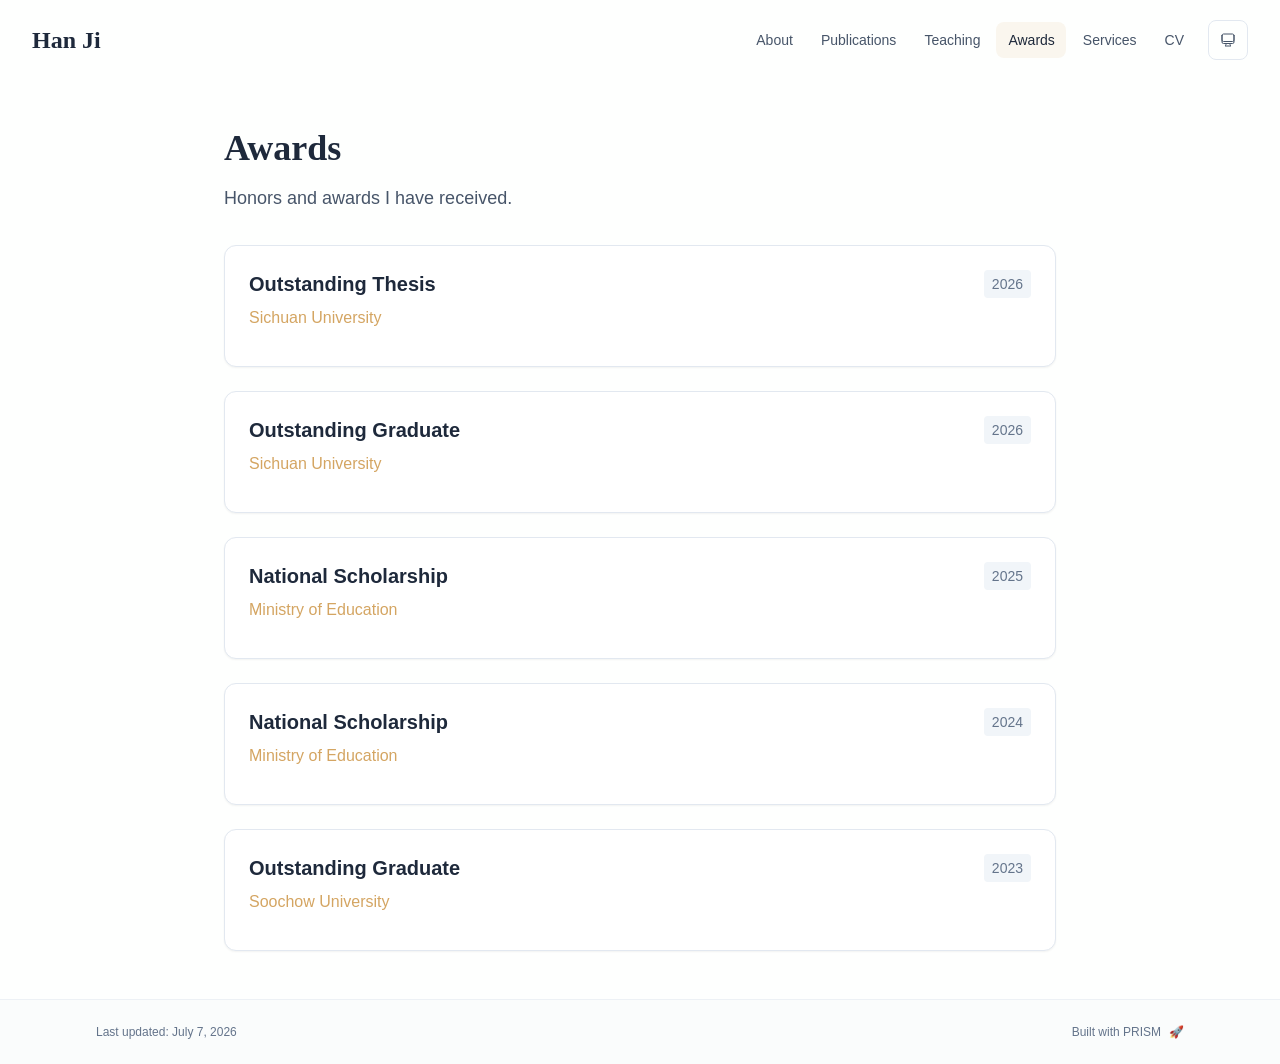
<file: awards/index.html>
<!DOCTYPE html><html lang="en" class="scroll-smooth"><head><meta charSet="utf-8"/><meta name="viewport" content="width=device-width, initial-scale=1"/><link rel="stylesheet" href="/_next/static/css/328dd226cfbb72d9.css" data-precedence="next"/><link rel="preload" as="script" fetchPriority="low" href="/_next/static/chunks/webpack-af78f5c2c11af041.js"/><script src="/_next/static/chunks/4bd1b696-70b6d399998de86a.js" async=""></script><script src="/_next/static/chunks/684-5aaa8290a129f299.js" async=""></script><script src="/_next/static/chunks/main-app-34bcc7e7aa628ab0.js" async=""></script><script src="/_next/static/chunks/461-a9a5d7b05a71d978.js" async=""></script><script src="/_next/static/chunks/874-6cc630662f3664af.js" async=""></script><script src="/_next/static/chunks/291-e39730cc9327e39b.js" async=""></script><script src="/_next/static/chunks/app/layout-561e9ae7601bf448.js" async=""></script><script src="/_next/static/chunks/378-5449de1b51ff7dc2.js" async=""></script><script src="/_next/static/chunks/748-84992d1bd634b3ca.js" async=""></script><script src="/_next/static/chunks/app/%5Bslug%5D/page-f13e71460be21c6e.js" async=""></script><link rel="icon" href="/favicon.svg" type="image/svg+xml"/><link rel="dns-prefetch" href="https://jialeliu.com"/><link rel="preconnect" href="https://jialeliu.com" crossorigin=""/><link rel="preload" as="font" type="font/woff2" href="https://jialeliu.com/fonts/georgiab.woff2" crossorigin=""/><script>
              try {
                const theme = localStorage.getItem('theme-storage');
                const parsed = theme ? JSON.parse(theme) : null;
                const setting = parsed?.state?.theme || 'system';
                const prefersDark = typeof window !== 'undefined' && window.matchMedia && window.matchMedia('(prefers-color-scheme: dark)').matches;
                const effective = setting === 'dark' ? 'dark' : (setting === 'light' ? 'light' : (prefersDark ? 'dark' : 'light'));
                var root = document.documentElement;
                root.classList.add(effective);
                root.setAttribute('data-theme', effective);
              } catch (e) {
                var root = document.documentElement;
                root.classList.add('light');
                root.setAttribute('data-theme', 'light');
              }
            </script><script>
    try {
      const cfg = {"enabled":true,"locales":["en"],"defaultLocale":"en","mode":"auto","fixedLocale":"en","persist":true,"switcher":true,"labels":{"en":"English"}};
      const storageKey = 'locale-storage';
      const normalize = (value) => typeof value === 'string' ? value.trim().replace('_', '-').toLowerCase() : '';
      const matchLocale = (candidate) => {
        const normalized = normalize(candidate);
        if (!normalized) return null;
        if (cfg.locales.includes(normalized)) return normalized;
        const language = normalized.split('-')[0];
        if (cfg.locales.includes(language)) return language;
        return null;
      };

      let resolved = null;

      if (!cfg.enabled) {
        resolved = cfg.defaultLocale;
      } else if (cfg.persist) {
        resolved = matchLocale(localStorage.getItem(storageKey));
      }

      if (!resolved) {
        if (cfg.mode === 'fixed') {
          resolved = cfg.fixedLocale;
        } else {
          resolved = matchLocale(navigator.language);
        }
      }

      if (!resolved) {
        resolved = cfg.defaultLocale;
      }

      const root = document.documentElement;
      root.lang = resolved;
      root.setAttribute('data-locale', resolved);

      if (cfg.persist) {
        localStorage.setItem(storageKey, resolved);
      }
    } catch (e) {
      const root = document.documentElement;
      root.lang = 'en';
      root.setAttribute('data-locale', 'en');
    }
  </script><title>Awards | Han Ji</title><meta name="description" content="Honors and awards I have received."/><meta name="author" content="Han Ji"/><meta name="keywords" content="Han Ji,PhD,Research,Hong Kong Polytechnic University (PolyU)"/><meta name="creator" content="Han Ji"/><meta name="publisher" content="Han Ji"/><meta property="og:title" content="Han Ji"/><meta property="og:description" content="PhD student at the Hong Kong Polytechnic University."/><meta property="og:site_name" content="Han Ji&#x27;s Academic Website"/><meta property="og:locale" content="en_US"/><meta property="og:type" content="website"/><meta name="twitter:card" content="summary"/><meta name="twitter:title" content="Han Ji"/><meta name="twitter:description" content="PhD student at the Hong Kong Polytechnic University."/><link rel="icon" href="/favicon.svg"/><script>document.querySelectorAll('body link[rel="icon"], body link[rel="apple-touch-icon"]').forEach(el => document.head.appendChild(el))</script><script src="/_next/static/chunks/polyfills-42372ed130431b0a.js" noModule=""></script></head><body class="font-sans antialiased"><div style="visibility:hidden"><nav class="fixed top-0 left-0 right-0 z-50" data-headlessui-state=""><div class="transition-all duration-300 ease-out bg-transparent" style="transform:translateY(-100px)"><div class="max-w-7xl mx-auto px-4 sm:px-6 lg:px-8"><div class="flex justify-between items-center h-16 lg:h-20"><div class="flex-shrink-0" tabindex="0"><a class="text-xl lg:text-2xl font-serif font-semibold text-primary hover:text-accent transition-colors duration-200" href="/">Han Ji</a></div><div class="hidden lg:block"><div class="ml-10 flex items-center space-x-3"><div class="relative flex items-baseline space-x-1"><a data-nav-href="/" class="relative px-3 py-2 text-sm font-medium rounded-lg transition-colors duration-150 text-neutral-600" href="/">About</a><a data-nav-href="/publications" class="relative px-3 py-2 text-sm font-medium rounded-lg transition-colors duration-150 text-neutral-600" href="/publications/">Publications</a><a data-nav-href="/teaching" class="relative px-3 py-2 text-sm font-medium rounded-lg transition-colors duration-150 text-neutral-600" href="/teaching/">Teaching</a><a data-nav-href="/awards" class="relative px-3 py-2 text-sm font-medium rounded-lg transition-colors duration-150 text-primary" href="/awards/">Awards</a><a data-nav-href="/services" class="relative px-3 py-2 text-sm font-medium rounded-lg transition-colors duration-150 text-neutral-600" href="/services/">Services</a><a data-nav-href="/cv" class="relative px-3 py-2 text-sm font-medium rounded-lg transition-colors duration-150 text-neutral-600" href="/cv/">CV</a></div><div class="flex items-center justify-center w-10 h-10 rounded-lg border border-neutral-200 dark:border-[rgba(148,163,184,0.24)] bg-background dark:bg-neutral-800"><div class="w-4 h-4 rounded-full bg-neutral-300 animate-pulse"></div></div></div></div><div class="lg:hidden flex items-center space-x-2"><div class="flex items-center justify-center w-10 h-10 rounded-lg border border-neutral-200 dark:border-[rgba(148,163,184,0.24)] bg-background dark:bg-neutral-800"><div class="w-4 h-4 rounded-full bg-neutral-300 animate-pulse"></div></div><button class="inline-flex items-center justify-center p-2 rounded-md text-neutral-600 hover:text-primary hover:bg-neutral-100 dark:hover:bg-neutral-800 focus:outline-none focus:ring-2 focus:ring-inset focus:ring-accent transition-colors duration-200" id="headlessui-disclosure-button-«R7pdb»" type="button" aria-expanded="false" data-headlessui-state=""><span class="sr-only">Open main menu</span><div><svg xmlns="http://www.w3.org/2000/svg" fill="none" viewBox="0 0 24 24" stroke-width="1.5" stroke="currentColor" aria-hidden="true" data-slot="icon" class="block h-6 w-6"><path stroke-linecap="round" stroke-linejoin="round" d="M3.75 6.75h16.5M3.75 12h16.5m-16.5 5.25h16.5"></path></svg></div></button></div></div></div></div></nav><main class="min-h-screen pt-16 lg:pt-20"><div class="max-w-4xl mx-auto px-4 sm:px-6 lg:px-8 py-12"><div style="opacity:0;transform:translateY(20px)"><div class="mb-8"><h1 class="text-4xl font-serif font-bold text-primary mb-4">Awards</h1><div class="text-lg text-neutral-600 dark:text-neutral-500 max-w-2xl leading-relaxed"><p class="mb-3 last:mb-0">Honors and awards I have received.</p></div></div><div class="grid gap-6"><div class="bg-white dark:bg-neutral-900 p-6 rounded-xl shadow-sm border border-neutral-200 dark:border-neutral-800 hover:shadow-lg transition-all duration-200 hover:scale-[1.01]" style="opacity:0;transform:translateY(20px)"><div class="flex justify-between items-start mb-2"><h3 class="text-xl font-semibold text-primary">Outstanding Thesis</h3><span class="text-sm text-neutral-500 font-medium bg-neutral-100 dark:bg-neutral-800 px-2 py-1 rounded">2026</span></div><p class="text-base text-accent font-medium mb-3">Sichuan University</p></div><div class="bg-white dark:bg-neutral-900 p-6 rounded-xl shadow-sm border border-neutral-200 dark:border-neutral-800 hover:shadow-lg transition-all duration-200 hover:scale-[1.01]" style="opacity:0;transform:translateY(20px)"><div class="flex justify-between items-start mb-2"><h3 class="text-xl font-semibold text-primary">Outstanding Graduate</h3><span class="text-sm text-neutral-500 font-medium bg-neutral-100 dark:bg-neutral-800 px-2 py-1 rounded">2026</span></div><p class="text-base text-accent font-medium mb-3">Sichuan University</p></div><div class="bg-white dark:bg-neutral-900 p-6 rounded-xl shadow-sm border border-neutral-200 dark:border-neutral-800 hover:shadow-lg transition-all duration-200 hover:scale-[1.01]" style="opacity:0;transform:translateY(20px)"><div class="flex justify-between items-start mb-2"><h3 class="text-xl font-semibold text-primary">National Scholarship</h3><span class="text-sm text-neutral-500 font-medium bg-neutral-100 dark:bg-neutral-800 px-2 py-1 rounded">2025</span></div><p class="text-base text-accent font-medium mb-3">Ministry of Education</p></div><div class="bg-white dark:bg-neutral-900 p-6 rounded-xl shadow-sm border border-neutral-200 dark:border-neutral-800 hover:shadow-lg transition-all duration-200 hover:scale-[1.01]" style="opacity:0;transform:translateY(20px)"><div class="flex justify-between items-start mb-2"><h3 class="text-xl font-semibold text-primary">National Scholarship</h3><span class="text-sm text-neutral-500 font-medium bg-neutral-100 dark:bg-neutral-800 px-2 py-1 rounded">2024</span></div><p class="text-base text-accent font-medium mb-3">Ministry of Education</p></div><div class="bg-white dark:bg-neutral-900 p-6 rounded-xl shadow-sm border border-neutral-200 dark:border-neutral-800 hover:shadow-lg transition-all duration-200 hover:scale-[1.01]" style="opacity:0;transform:translateY(20px)"><div class="flex justify-between items-start mb-2"><h3 class="text-xl font-semibold text-primary">Outstanding Graduate</h3><span class="text-sm text-neutral-500 font-medium bg-neutral-100 dark:bg-neutral-800 px-2 py-1 rounded">2023</span></div><p class="text-base text-accent font-medium mb-3">Soochow University</p></div></div></div></div><!--$--><!--/$--><!--$--><!--/$--></main><footer class="border-t border-neutral-200/50 bg-neutral-50/50 dark:bg-neutral-900/50 dark:border-neutral-700/50"><div class="max-w-6xl mx-auto px-4 sm:px-6 lg:px-8 py-6"><div class="flex flex-col sm:flex-row justify-between items-center gap-2"><p class="text-xs text-neutral-500">Last updated<!-- -->: <!-- -->July 7, 2026</p><p class="text-xs text-neutral-500 flex items-center"><a href="https://github.com/xyjoey/PRISM" target="_blank" rel="noopener noreferrer">Built with PRISM</a><span class="ml-2">🚀</span></p></div></div></footer></div><script src="/_next/static/chunks/webpack-af78f5c2c11af041.js" async=""></script><script>(self.__next_f=self.__next_f||[]).push([0])</script><script>self.__next_f.push([1,"1:\"$Sreact.fragment\"\n3:I[3719,[\"461\",\"static/chunks/461-a9a5d7b05a71d978.js\",\"874\",\"static/chunks/874-6cc630662f3664af.js\",\"291\",\"static/chunks/291-e39730cc9327e39b.js\",\"177\",\"static/chunks/app/layout-561e9ae7601bf448.js\"],\"ThemeProvider\"]\n4:I[310,[\"461\",\"static/chunks/461-a9a5d7b05a71d978.js\",\"874\",\"static/chunks/874-6cc630662f3664af.js\",\"291\",\"static/chunks/291-e39730cc9327e39b.js\",\"177\",\"static/chunks/app/layout-561e9ae7601bf448.js\"],\"LocaleProvider\"]\n5:I[4574,[\"461\",\"static/chunks/461-a9a5d7b05a71d978.js\",\"874\",\"static/chunks/874-6cc630662f3664af.js\",\"291\",\"static/chunks/291-e39730cc9327e39b.js\",\"177\",\"static/chunks/app/layout-561e9ae7601bf448.js\"],\"default\"]\n6:I[7555,[],\"\"]\n7:I[1295,[],\"\"]\n8:I[2548,[\"461\",\"static/chunks/461-a9a5d7b05a71d978.js\",\"874\",\"static/chunks/874-6cc630662f3664af.js\",\"291\",\"static/chunks/291-e39730cc9327e39b.js\",\"177\",\"static/chunks/app/layout-561e9ae7601bf448.js\"],\"default\"]\na:I[9665,[],\"MetadataBoundary\"]\nc:I[9665,[],\"OutletBoundary\"]\nf:I[4911,[],\"AsyncMetadataOutlet\"]\n11:I[9665,[],\"ViewportBoundary\"]\n13:I[6614,[],\"\"]\n:HL[\"/_next/static/css/328dd226cfbb72d9.css\",\"style\"]\n2:T5c4,\n    try {\n      const cfg = {\"enabled\":true,\"locales\":[\"en\"],\"defaultLocale\":\"en\",\"mode\":\"auto\",\"fixedLocale\":\"en\",\"persist\":true,\"switcher\":true,\"labels\":{\"en\":\"English\"}};\n      const storageKey = 'locale-storage';\n      const normalize = (value) =\u003e typeof value === 'string' ? value.trim().replace('_', '-').toLowerCase() : '';\n      const matchLocale = (candidate) =\u003e {\n        const normalized = normalize(candidate);\n        if (!normalized) return null;\n        if (cfg.locales.includes(normalized)) return normalized;\n        const language = normalized.split('-')[0];\n        if (cfg.locales.includes(language)) return language;\n        return null;\n      };\n\n      let resolved = null;\n\n      if (!cfg.enabled) {\n        resolved = cfg.defaultLocale;\n      } else if (cfg.persist) {\n        resolved = matchLocale(localStorage.getItem(storageKey));\n      }\n\n      if (!resolved) {\n        if (cfg.mode === 'fixed"])</script><script>self.__next_f.push([1,"') {\n          resolved = cfg.fixedLocale;\n        } else {\n          resolved = matchLocale(navigator.language);\n        }\n      }\n\n      if (!resolved) {\n        resolved = cfg.defaultLocale;\n      }\n\n      const root = document.documentElement;\n      root.lang = resolved;\n      root.setAttribute('data-locale', resolved);\n\n      if (cfg.persist) {\n        localStorage.setItem(storageKey, resolved);\n      }\n    } catch (e) {\n      const root = document.documentElement;\n      root.lang = 'en';\n      root.setAttribute('data-locale', 'en');\n    }\n  "])</script><script>self.__next_f.push([1,"0:{\"P\":null,\"b\":\"ZS1qvI2j_0urQSli7mhLB\",\"p\":\"\",\"c\":[\"\",\"awards\",\"\"],\"i\":false,\"f\":[[[\"\",{\"children\":[[\"slug\",\"awards\",\"d\"],{\"children\":[\"__PAGE__\",{}]}]},\"$undefined\",\"$undefined\",true],[\"\",[\"$\",\"$1\",\"c\",{\"children\":[[[\"$\",\"link\",\"0\",{\"rel\":\"stylesheet\",\"href\":\"/_next/static/css/328dd226cfbb72d9.css\",\"precedence\":\"next\",\"crossOrigin\":\"$undefined\",\"nonce\":\"$undefined\"}]],[\"$\",\"html\",null,{\"lang\":\"en\",\"className\":\"scroll-smooth\",\"suppressHydrationWarning\":true,\"children\":[[\"$\",\"head\",null,{\"children\":[[\"$\",\"link\",null,{\"rel\":\"icon\",\"href\":\"/favicon.svg\",\"type\":\"image/svg+xml\"}],[\"$\",\"link\",null,{\"rel\":\"dns-prefetch\",\"href\":\"https://jialeliu.com\"}],[\"$\",\"link\",null,{\"rel\":\"preconnect\",\"href\":\"https://jialeliu.com\",\"crossOrigin\":\"\"}],[\"$\",\"link\",null,{\"rel\":\"preload\",\"as\":\"font\",\"type\":\"font/woff2\",\"href\":\"https://jialeliu.com/fonts/georgiab.woff2\",\"crossOrigin\":\"\"}],[\"$\",\"script\",null,{\"dangerouslySetInnerHTML\":{\"__html\":\"\\n              try {\\n                const theme = localStorage.getItem('theme-storage');\\n                const parsed = theme ? JSON.parse(theme) : null;\\n                const setting = parsed?.state?.theme || 'system';\\n                const prefersDark = typeof window !== 'undefined' \u0026\u0026 window.matchMedia \u0026\u0026 window.matchMedia('(prefers-color-scheme: dark)').matches;\\n                const effective = setting === 'dark' ? 'dark' : (setting === 'light' ? 'light' : (prefersDark ? 'dark' : 'light'));\\n                var root = document.documentElement;\\n                root.classList.add(effective);\\n                root.setAttribute('data-theme', effective);\\n              } catch (e) {\\n                var root = document.documentElement;\\n                root.classList.add('light');\\n                root.setAttribute('data-theme', 'light');\\n              }\\n            \"}}],[\"$\",\"script\",null,{\"dangerouslySetInnerHTML\":{\"__html\":\"$2\"}}]]}],[\"$\",\"body\",null,{\"className\":\"font-sans antialiased\",\"children\":[\"$\",\"$L3\",null,{\"children\":[\"$\",\"$L4\",null,{\"config\":{\"enabled\":true,\"locales\":[\"en\"],\"defaultLocale\":\"en\",\"mode\":\"auto\",\"fixedLocale\":\"en\",\"persist\":true,\"switcher\":true,\"labels\":{\"en\":\"English\"}},\"children\":[[\"$\",\"$L5\",null,{\"items\":[{\"title\":\"About\",\"type\":\"page\",\"target\":\"about\",\"href\":\"/\"},{\"title\":\"Publications\",\"type\":\"page\",\"target\":\"publications\",\"href\":\"/publications\"},{\"title\":\"Teaching\",\"type\":\"page\",\"target\":\"teaching\",\"href\":\"/teaching\"},{\"title\":\"Awards\",\"type\":\"page\",\"target\":\"awards\",\"href\":\"/awards\"},{\"title\":\"Services\",\"type\":\"page\",\"target\":\"services\",\"href\":\"/services\"},{\"title\":\"CV\",\"type\":\"page\",\"target\":\"cv\",\"href\":\"/cv\"}],\"siteTitle\":\"Han Ji\",\"enableOnePageMode\":false,\"i18n\":\"$0:f:0:1:1:props:children:1:props:children:1:props:children:props:children:props:config\",\"itemsByLocale\":{\"en\":[{\"title\":\"About\",\"type\":\"page\",\"target\":\"about\",\"href\":\"/\"},{\"title\":\"Publications\",\"type\":\"page\",\"target\":\"publications\",\"href\":\"/publications\"},{\"title\":\"Teaching\",\"type\":\"page\",\"target\":\"teaching\",\"href\":\"/teaching\"},{\"title\":\"Awards\",\"type\":\"page\",\"target\":\"awards\",\"href\":\"/awards\"},{\"title\":\"Services\",\"type\":\"page\",\"target\":\"services\",\"href\":\"/services\"},{\"title\":\"CV\",\"type\":\"page\",\"target\":\"cv\",\"href\":\"/cv\"}]},\"siteTitleByLocale\":{\"en\":\"Han Ji\"}}],[\"$\",\"main\",null,{\"className\":\"min-h-screen pt-16 lg:pt-20\",\"children\":[\"$\",\"$L6\",null,{\"parallelRouterKey\":\"children\",\"error\":\"$undefined\",\"errorStyles\":\"$undefined\",\"errorScripts\":\"$undefined\",\"template\":[\"$\",\"$L7\",null,{}],\"templateStyles\":\"$undefined\",\"templateScripts\":\"$undefined\",\"notFound\":[[[\"$\",\"title\",null,{\"children\":\"404: This page could not be found.\"}],[\"$\",\"div\",null,{\"style\":{\"fontFamily\":\"system-ui,\\\"Segoe UI\\\",Roboto,Helvetica,Arial,sans-serif,\\\"Apple Color Emoji\\\",\\\"Segoe UI Emoji\\\"\",\"height\":\"100vh\",\"textAlign\":\"center\",\"display\":\"flex\",\"flexDirection\":\"column\",\"alignItems\":\"center\",\"justifyContent\":\"center\"},\"children\":[\"$\",\"div\",null,{\"children\":[[\"$\",\"style\",null,{\"dangerouslySetInnerHTML\":{\"__html\":\"body{color:#000;background:#fff;margin:0}.next-error-h1{border-right:1px solid rgba(0,0,0,.3)}@media (prefers-color-scheme:dark){body{color:#fff;background:#000}.next-error-h1{border-right:1px solid rgba(255,255,255,.3)}}\"}}],[\"$\",\"h1\",null,{\"className\":\"next-error-h1\",\"style\":{\"display\":\"inline-block\",\"margin\":\"0 20px 0 0\",\"padding\":\"0 23px 0 0\",\"fontSize\":24,\"fontWeight\":500,\"verticalAlign\":\"top\",\"lineHeight\":\"49px\"},\"children\":404}],[\"$\",\"div\",null,{\"style\":{\"display\":\"inline-block\"},\"children\":[\"$\",\"h2\",null,{\"style\":{\"fontSize\":14,\"fontWeight\":400,\"lineHeight\":\"49px\",\"margin\":0},\"children\":\"This page could not be found.\"}]}]]}]}]],[]],\"forbidden\":\"$undefined\",\"unauthorized\":\"$undefined\"}]}],[\"$\",\"$L8\",null,{\"lastUpdated\":\"July 7, 2026\",\"lastUpdatedByLocale\":{\"en\":\"July 7, 2026\"},\"defaultLocale\":\"en\"}]]}]}]}]]}]]}],{\"children\":[[\"slug\",\"awards\",\"d\"],[\"$\",\"$1\",\"c\",{\"children\":[null,[\"$\",\"$L6\",null,{\"parallelRouterKey\":\"children\",\"error\":\"$undefined\",\"errorStyles\":\"$undefined\",\"errorScripts\":\"$undefined\",\"template\":[\"$\",\"$L7\",null,{}],\"templateStyles\":\"$undefined\",\"templateScripts\":\"$undefined\",\"notFound\":\"$undefined\",\"forbidden\":\"$undefined\",\"unauthorized\":\"$undefined\"}]]}],{\"children\":[\"__PAGE__\",[\"$\",\"$1\",\"c\",{\"children\":[\"$L9\",[\"$\",\"$La\",null,{\"children\":\"$Lb\"}],null,[\"$\",\"$Lc\",null,{\"children\":[\"$Ld\",\"$Le\",[\"$\",\"$Lf\",null,{\"promise\":\"$@10\"}]]}]]}],{},null,false]},null,false]},null,false],[\"$\",\"$1\",\"h\",{\"children\":[null,[\"$\",\"$1\",\"8V4ARieS0yguuGtR6WglO\",{\"children\":[[\"$\",\"$L11\",null,{\"children\":\"$L12\"}],null]}],null]}],false]],\"m\":\"$undefined\",\"G\":[\"$13\",\"$undefined\"],\"s\":false,\"S\":true}\n"])</script><script>self.__next_f.push([1,"14:\"$Sreact.suspense\"\n15:I[4911,[],\"AsyncMetadata\"]\n17:I[2382,[\"461\",\"static/chunks/461-a9a5d7b05a71d978.js\",\"378\",\"static/chunks/378-5449de1b51ff7dc2.js\",\"748\",\"static/chunks/748-84992d1bd634b3ca.js\",\"182\",\"static/chunks/app/%5Bslug%5D/page-f13e71460be21c6e.js\"],\"default\"]\nb:[\"$\",\"$14\",null,{\"fallback\":null,\"children\":[\"$\",\"$L15\",null,{\"promise\":\"$@16\"}]}]\n9:[\"$\",\"$L17\",null,{\"dataByLocale\":{\"en\":{\"type\":\"card\",\"config\":{\"type\":\"card\",\"title\":\"Awards\",\"description\":\"Honors and awards I have received.\",\"items\":[{\"title\":\"Outstanding Thesis\",\"subtitle\":\"Sichuan University\",\"date\":\"2026\"},{\"title\":\"Outstanding Graduate\",\"subtitle\":\"Sichuan University\",\"date\":\"2026\"},{\"title\":\"National Scholarship\",\"subtitle\":\"Ministry of Education\",\"date\":\"2025\"},{\"title\":\"National Scholarship\",\"subtitle\":\"Ministry of Education\",\"date\":\"2024\"},{\"title\":\"Outstanding Graduate\",\"subtitle\":\"Soochow University\",\"date\":\"2023\"}]}}},\"defaultLocale\":\"en\"}]\n"])</script><script>self.__next_f.push([1,"e:null\n"])</script><script>self.__next_f.push([1,"12:[[\"$\",\"meta\",\"0\",{\"charSet\":\"utf-8\"}],[\"$\",\"meta\",\"1\",{\"name\":\"viewport\",\"content\":\"width=device-width, initial-scale=1\"}]]\nd:null\n"])</script><script>self.__next_f.push([1,"16:{\"metadata\":[[\"$\",\"title\",\"0\",{\"children\":\"Awards | Han Ji\"}],[\"$\",\"meta\",\"1\",{\"name\":\"description\",\"content\":\"Honors and awards I have received.\"}],[\"$\",\"meta\",\"2\",{\"name\":\"author\",\"content\":\"Han Ji\"}],[\"$\",\"meta\",\"3\",{\"name\":\"keywords\",\"content\":\"Han Ji,PhD,Research,Hong Kong Polytechnic University (PolyU)\"}],[\"$\",\"meta\",\"4\",{\"name\":\"creator\",\"content\":\"Han Ji\"}],[\"$\",\"meta\",\"5\",{\"name\":\"publisher\",\"content\":\"Han Ji\"}],[\"$\",\"meta\",\"6\",{\"property\":\"og:title\",\"content\":\"Han Ji\"}],[\"$\",\"meta\",\"7\",{\"property\":\"og:description\",\"content\":\"PhD student at the Hong Kong Polytechnic University.\"}],[\"$\",\"meta\",\"8\",{\"property\":\"og:site_name\",\"content\":\"Han Ji's Academic Website\"}],[\"$\",\"meta\",\"9\",{\"property\":\"og:locale\",\"content\":\"en_US\"}],[\"$\",\"meta\",\"10\",{\"property\":\"og:type\",\"content\":\"website\"}],[\"$\",\"meta\",\"11\",{\"name\":\"twitter:card\",\"content\":\"summary\"}],[\"$\",\"meta\",\"12\",{\"name\":\"twitter:title\",\"content\":\"Han Ji\"}],[\"$\",\"meta\",\"13\",{\"name\":\"twitter:description\",\"content\":\"PhD student at the Hong Kong Polytechnic University.\"}],[\"$\",\"link\",\"14\",{\"rel\":\"icon\",\"href\":\"/favicon.svg\"}]],\"error\":null,\"digest\":\"$undefined\"}\n10:{\"metadata\":\"$16:metadata\",\"error\":null,\"digest\":\"$undefined\"}\n"])</script></body></html>
</file>
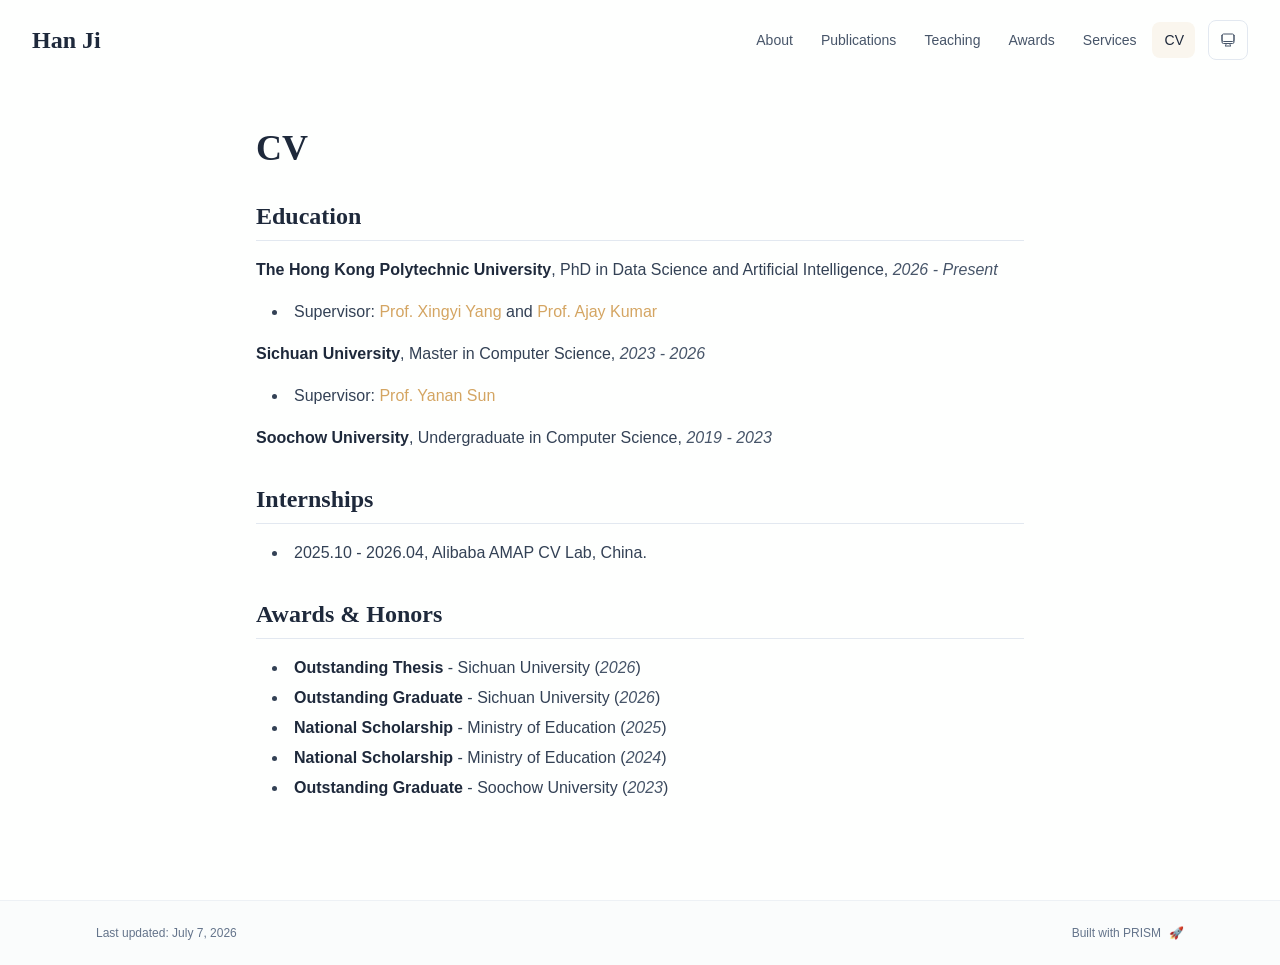
<file: cv/index.html>
<!DOCTYPE html><html lang="en" class="scroll-smooth"><head><meta charSet="utf-8"/><meta name="viewport" content="width=device-width, initial-scale=1"/><link rel="stylesheet" href="/_next/static/css/328dd226cfbb72d9.css" data-precedence="next"/><link rel="preload" as="script" fetchPriority="low" href="/_next/static/chunks/webpack-af78f5c2c11af041.js"/><script src="/_next/static/chunks/4bd1b696-70b6d399998de86a.js" async=""></script><script src="/_next/static/chunks/684-5aaa8290a129f299.js" async=""></script><script src="/_next/static/chunks/main-app-34bcc7e7aa628ab0.js" async=""></script><script src="/_next/static/chunks/461-a9a5d7b05a71d978.js" async=""></script><script src="/_next/static/chunks/874-6cc630662f3664af.js" async=""></script><script src="/_next/static/chunks/291-e39730cc9327e39b.js" async=""></script><script src="/_next/static/chunks/app/layout-561e9ae7601bf448.js" async=""></script><script src="/_next/static/chunks/378-5449de1b51ff7dc2.js" async=""></script><script src="/_next/static/chunks/748-84992d1bd634b3ca.js" async=""></script><script src="/_next/static/chunks/app/%5Bslug%5D/page-f13e71460be21c6e.js" async=""></script><link rel="icon" href="/favicon.svg" type="image/svg+xml"/><link rel="dns-prefetch" href="https://jialeliu.com"/><link rel="preconnect" href="https://jialeliu.com" crossorigin=""/><link rel="preload" as="font" type="font/woff2" href="https://jialeliu.com/fonts/georgiab.woff2" crossorigin=""/><script>
              try {
                const theme = localStorage.getItem('theme-storage');
                const parsed = theme ? JSON.parse(theme) : null;
                const setting = parsed?.state?.theme || 'system';
                const prefersDark = typeof window !== 'undefined' && window.matchMedia && window.matchMedia('(prefers-color-scheme: dark)').matches;
                const effective = setting === 'dark' ? 'dark' : (setting === 'light' ? 'light' : (prefersDark ? 'dark' : 'light'));
                var root = document.documentElement;
                root.classList.add(effective);
                root.setAttribute('data-theme', effective);
              } catch (e) {
                var root = document.documentElement;
                root.classList.add('light');
                root.setAttribute('data-theme', 'light');
              }
            </script><script>
    try {
      const cfg = {"enabled":true,"locales":["en"],"defaultLocale":"en","mode":"auto","fixedLocale":"en","persist":true,"switcher":true,"labels":{"en":"English"}};
      const storageKey = 'locale-storage';
      const normalize = (value) => typeof value === 'string' ? value.trim().replace('_', '-').toLowerCase() : '';
      const matchLocale = (candidate) => {
        const normalized = normalize(candidate);
        if (!normalized) return null;
        if (cfg.locales.includes(normalized)) return normalized;
        const language = normalized.split('-')[0];
        if (cfg.locales.includes(language)) return language;
        return null;
      };

      let resolved = null;

      if (!cfg.enabled) {
        resolved = cfg.defaultLocale;
      } else if (cfg.persist) {
        resolved = matchLocale(localStorage.getItem(storageKey));
      }

      if (!resolved) {
        if (cfg.mode === 'fixed') {
          resolved = cfg.fixedLocale;
        } else {
          resolved = matchLocale(navigator.language);
        }
      }

      if (!resolved) {
        resolved = cfg.defaultLocale;
      }

      const root = document.documentElement;
      root.lang = resolved;
      root.setAttribute('data-locale', resolved);

      if (cfg.persist) {
        localStorage.setItem(storageKey, resolved);
      }
    } catch (e) {
      const root = document.documentElement;
      root.lang = 'en';
      root.setAttribute('data-locale', 'en');
    }
  </script><title>CV | Han Ji</title><meta name="author" content="Han Ji"/><meta name="keywords" content="Han Ji,PhD,Research,Hong Kong Polytechnic University (PolyU)"/><meta name="creator" content="Han Ji"/><meta name="publisher" content="Han Ji"/><meta property="og:title" content="Han Ji"/><meta property="og:description" content="PhD student at the Hong Kong Polytechnic University."/><meta property="og:site_name" content="Han Ji&#x27;s Academic Website"/><meta property="og:locale" content="en_US"/><meta property="og:type" content="website"/><meta name="twitter:card" content="summary"/><meta name="twitter:title" content="Han Ji"/><meta name="twitter:description" content="PhD student at the Hong Kong Polytechnic University."/><link rel="icon" href="/favicon.svg"/><script>document.querySelectorAll('body link[rel="icon"], body link[rel="apple-touch-icon"]').forEach(el => document.head.appendChild(el))</script><script src="/_next/static/chunks/polyfills-42372ed130431b0a.js" noModule=""></script></head><body class="font-sans antialiased"><div style="visibility:hidden"><nav class="fixed top-0 left-0 right-0 z-50" data-headlessui-state=""><div class="transition-all duration-300 ease-out bg-transparent" style="transform:translateY(-100px)"><div class="max-w-7xl mx-auto px-4 sm:px-6 lg:px-8"><div class="flex justify-between items-center h-16 lg:h-20"><div class="flex-shrink-0" tabindex="0"><a class="text-xl lg:text-2xl font-serif font-semibold text-primary hover:text-accent transition-colors duration-200" href="/">Han Ji</a></div><div class="hidden lg:block"><div class="ml-10 flex items-center space-x-3"><div class="relative flex items-baseline space-x-1"><a data-nav-href="/" class="relative px-3 py-2 text-sm font-medium rounded-lg transition-colors duration-150 text-neutral-600" href="/">About</a><a data-nav-href="/publications" class="relative px-3 py-2 text-sm font-medium rounded-lg transition-colors duration-150 text-neutral-600" href="/publications/">Publications</a><a data-nav-href="/teaching" class="relative px-3 py-2 text-sm font-medium rounded-lg transition-colors duration-150 text-neutral-600" href="/teaching/">Teaching</a><a data-nav-href="/awards" class="relative px-3 py-2 text-sm font-medium rounded-lg transition-colors duration-150 text-neutral-600" href="/awards/">Awards</a><a data-nav-href="/services" class="relative px-3 py-2 text-sm font-medium rounded-lg transition-colors duration-150 text-neutral-600" href="/services/">Services</a><a data-nav-href="/cv" class="relative px-3 py-2 text-sm font-medium rounded-lg transition-colors duration-150 text-primary" href="/cv/">CV</a></div><div class="flex items-center justify-center w-10 h-10 rounded-lg border border-neutral-200 dark:border-[rgba(148,163,184,0.24)] bg-background dark:bg-neutral-800"><div class="w-4 h-4 rounded-full bg-neutral-300 animate-pulse"></div></div></div></div><div class="lg:hidden flex items-center space-x-2"><div class="flex items-center justify-center w-10 h-10 rounded-lg border border-neutral-200 dark:border-[rgba(148,163,184,0.24)] bg-background dark:bg-neutral-800"><div class="w-4 h-4 rounded-full bg-neutral-300 animate-pulse"></div></div><button class="inline-flex items-center justify-center p-2 rounded-md text-neutral-600 hover:text-primary hover:bg-neutral-100 dark:hover:bg-neutral-800 focus:outline-none focus:ring-2 focus:ring-inset focus:ring-accent transition-colors duration-200" id="headlessui-disclosure-button-«R7pdb»" type="button" aria-expanded="false" data-headlessui-state=""><span class="sr-only">Open main menu</span><div><svg xmlns="http://www.w3.org/2000/svg" fill="none" viewBox="0 0 24 24" stroke-width="1.5" stroke="currentColor" aria-hidden="true" data-slot="icon" class="block h-6 w-6"><path stroke-linecap="round" stroke-linejoin="round" d="M3.75 6.75h16.5M3.75 12h16.5m-16.5 5.25h16.5"></path></svg></div></button></div></div></div></div></nav><main class="min-h-screen pt-16 lg:pt-20"><div class="max-w-4xl mx-auto px-4 sm:px-6 lg:px-8 py-12"><div class="max-w-3xl mx-auto" style="opacity:0;transform:translateY(20px)"><h1 class="text-4xl font-serif font-bold text-primary mb-4">CV</h1><div class="text-neutral-700 dark:text-neutral-600 leading-relaxed"><h2 class="text-2xl font-serif font-bold text-primary mt-8 mb-4 border-b border-neutral-200 dark:border-neutral-800 pb-2">Education</h2>
<p class="mb-4 last:mb-0"><strong class="font-semibold text-primary">The Hong Kong Polytechnic University</strong>, PhD in Data Science and Artificial Intelligence, <em class="italic text-neutral-600 dark:text-neutral-500">2026 - Present</em></p>
<ul class="list-disc list-inside mb-4 space-y-1 ml-4">
<li class="mb-1">Supervisor: <a href="https://adamdad.github.io/" node="[object Object]" target="_blank" rel="noopener noreferrer" class="text-accent font-medium transition-all duration-200 rounded hover:bg-accent/10 hover:shadow-sm">Prof. Xingyi Yang</a> and <a href="https://web.comp.polyu.edu.hk/csajaykr/" node="[object Object]" target="_blank" rel="noopener noreferrer" class="text-accent font-medium transition-all duration-200 rounded hover:bg-accent/10 hover:shadow-sm">Prof. Ajay Kumar</a></li>
</ul>
<p class="mb-4 last:mb-0"><strong class="font-semibold text-primary">Sichuan University</strong>, Master in Computer Science, <em class="italic text-neutral-600 dark:text-neutral-500">2023 - 2026</em></p>
<ul class="list-disc list-inside mb-4 space-y-1 ml-4">
<li class="mb-1">Supervisor: <a href="https://yn-sun.github.io/" node="[object Object]" target="_blank" rel="noopener noreferrer" class="text-accent font-medium transition-all duration-200 rounded hover:bg-accent/10 hover:shadow-sm">Prof. Yanan Sun</a></li>
</ul>
<p class="mb-4 last:mb-0"><strong class="font-semibold text-primary">Soochow University</strong>, Undergraduate in Computer Science, <em class="italic text-neutral-600 dark:text-neutral-500">2019 - 2023</em></p>
<h2 class="text-2xl font-serif font-bold text-primary mt-8 mb-4 border-b border-neutral-200 dark:border-neutral-800 pb-2">Internships</h2>
<ul class="list-disc list-inside mb-4 space-y-1 ml-4">
<li class="mb-1">2025.10 - 2026.04, Alibaba AMAP CV Lab, China.</li>
</ul>
<h2 class="text-2xl font-serif font-bold text-primary mt-8 mb-4 border-b border-neutral-200 dark:border-neutral-800 pb-2">Awards &amp; Honors</h2>
<ul class="list-disc list-inside mb-4 space-y-1 ml-4">
<li class="mb-1"><strong class="font-semibold text-primary">Outstanding Thesis</strong> - Sichuan University (<em class="italic text-neutral-600 dark:text-neutral-500">2026</em>)</li>
<li class="mb-1"><strong class="font-semibold text-primary">Outstanding Graduate</strong> - Sichuan University (<em class="italic text-neutral-600 dark:text-neutral-500">2026</em>)</li>
<li class="mb-1"><strong class="font-semibold text-primary">National Scholarship</strong> - Ministry of Education (<em class="italic text-neutral-600 dark:text-neutral-500">2025</em>)</li>
<li class="mb-1"><strong class="font-semibold text-primary">National Scholarship</strong> - Ministry of Education (<em class="italic text-neutral-600 dark:text-neutral-500">2024</em>)</li>
<li class="mb-1"><strong class="font-semibold text-primary">Outstanding Graduate</strong> - Soochow University (<em class="italic text-neutral-600 dark:text-neutral-500">2023</em>)</li>
</ul></div></div></div><!--$--><!--/$--><!--$--><!--/$--></main><footer class="border-t border-neutral-200/50 bg-neutral-50/50 dark:bg-neutral-900/50 dark:border-neutral-700/50"><div class="max-w-6xl mx-auto px-4 sm:px-6 lg:px-8 py-6"><div class="flex flex-col sm:flex-row justify-between items-center gap-2"><p class="text-xs text-neutral-500">Last updated<!-- -->: <!-- -->July 7, 2026</p><p class="text-xs text-neutral-500 flex items-center"><a href="https://github.com/xyjoey/PRISM" target="_blank" rel="noopener noreferrer">Built with PRISM</a><span class="ml-2">🚀</span></p></div></div></footer></div><script src="/_next/static/chunks/webpack-af78f5c2c11af041.js" async=""></script><script>(self.__next_f=self.__next_f||[]).push([0])</script><script>self.__next_f.push([1,"1:\"$Sreact.fragment\"\n3:I[3719,[\"461\",\"static/chunks/461-a9a5d7b05a71d978.js\",\"874\",\"static/chunks/874-6cc630662f3664af.js\",\"291\",\"static/chunks/291-e39730cc9327e39b.js\",\"177\",\"static/chunks/app/layout-561e9ae7601bf448.js\"],\"ThemeProvider\"]\n4:I[310,[\"461\",\"static/chunks/461-a9a5d7b05a71d978.js\",\"874\",\"static/chunks/874-6cc630662f3664af.js\",\"291\",\"static/chunks/291-e39730cc9327e39b.js\",\"177\",\"static/chunks/app/layout-561e9ae7601bf448.js\"],\"LocaleProvider\"]\n5:I[4574,[\"461\",\"static/chunks/461-a9a5d7b05a71d978.js\",\"874\",\"static/chunks/874-6cc630662f3664af.js\",\"291\",\"static/chunks/291-e39730cc9327e39b.js\",\"177\",\"static/chunks/app/layout-561e9ae7601bf448.js\"],\"default\"]\n6:I[7555,[],\"\"]\n7:I[1295,[],\"\"]\n8:I[2548,[\"461\",\"static/chunks/461-a9a5d7b05a71d978.js\",\"874\",\"static/chunks/874-6cc630662f3664af.js\",\"291\",\"static/chunks/291-e39730cc9327e39b.js\",\"177\",\"static/chunks/app/layout-561e9ae7601bf448.js\"],\"default\"]\na:I[9665,[],\"MetadataBoundary\"]\nc:I[9665,[],\"OutletBoundary\"]\nf:I[4911,[],\"AsyncMetadataOutlet\"]\n11:I[9665,[],\"ViewportBoundary\"]\n13:I[6614,[],\"\"]\n:HL[\"/_next/static/css/328dd226cfbb72d9.css\",\"style\"]\n2:T5c4,\n    try {\n      const cfg = {\"enabled\":true,\"locales\":[\"en\"],\"defaultLocale\":\"en\",\"mode\":\"auto\",\"fixedLocale\":\"en\",\"persist\":true,\"switcher\":true,\"labels\":{\"en\":\"English\"}};\n      const storageKey = 'locale-storage';\n      const normalize = (value) =\u003e typeof value === 'string' ? value.trim().replace('_', '-').toLowerCase() : '';\n      const matchLocale = (candidate) =\u003e {\n        const normalized = normalize(candidate);\n        if (!normalized) return null;\n        if (cfg.locales.includes(normalized)) return normalized;\n        const language = normalized.split('-')[0];\n        if (cfg.locales.includes(language)) return language;\n        return null;\n      };\n\n      let resolved = null;\n\n      if (!cfg.enabled) {\n        resolved = cfg.defaultLocale;\n      } else if (cfg.persist) {\n        resolved = matchLocale(localStorage.getItem(storageKey));\n      }\n\n      if (!resolved) {\n        if (cfg.mode === 'fixed"])</script><script>self.__next_f.push([1,"') {\n          resolved = cfg.fixedLocale;\n        } else {\n          resolved = matchLocale(navigator.language);\n        }\n      }\n\n      if (!resolved) {\n        resolved = cfg.defaultLocale;\n      }\n\n      const root = document.documentElement;\n      root.lang = resolved;\n      root.setAttribute('data-locale', resolved);\n\n      if (cfg.persist) {\n        localStorage.setItem(storageKey, resolved);\n      }\n    } catch (e) {\n      const root = document.documentElement;\n      root.lang = 'en';\n      root.setAttribute('data-locale', 'en');\n    }\n  "])</script><script>self.__next_f.push([1,"0:{\"P\":null,\"b\":\"ZS1qvI2j_0urQSli7mhLB\",\"p\":\"\",\"c\":[\"\",\"cv\",\"\"],\"i\":false,\"f\":[[[\"\",{\"children\":[[\"slug\",\"cv\",\"d\"],{\"children\":[\"__PAGE__\",{}]}]},\"$undefined\",\"$undefined\",true],[\"\",[\"$\",\"$1\",\"c\",{\"children\":[[[\"$\",\"link\",\"0\",{\"rel\":\"stylesheet\",\"href\":\"/_next/static/css/328dd226cfbb72d9.css\",\"precedence\":\"next\",\"crossOrigin\":\"$undefined\",\"nonce\":\"$undefined\"}]],[\"$\",\"html\",null,{\"lang\":\"en\",\"className\":\"scroll-smooth\",\"suppressHydrationWarning\":true,\"children\":[[\"$\",\"head\",null,{\"children\":[[\"$\",\"link\",null,{\"rel\":\"icon\",\"href\":\"/favicon.svg\",\"type\":\"image/svg+xml\"}],[\"$\",\"link\",null,{\"rel\":\"dns-prefetch\",\"href\":\"https://jialeliu.com\"}],[\"$\",\"link\",null,{\"rel\":\"preconnect\",\"href\":\"https://jialeliu.com\",\"crossOrigin\":\"\"}],[\"$\",\"link\",null,{\"rel\":\"preload\",\"as\":\"font\",\"type\":\"font/woff2\",\"href\":\"https://jialeliu.com/fonts/georgiab.woff2\",\"crossOrigin\":\"\"}],[\"$\",\"script\",null,{\"dangerouslySetInnerHTML\":{\"__html\":\"\\n              try {\\n                const theme = localStorage.getItem('theme-storage');\\n                const parsed = theme ? JSON.parse(theme) : null;\\n                const setting = parsed?.state?.theme || 'system';\\n                const prefersDark = typeof window !== 'undefined' \u0026\u0026 window.matchMedia \u0026\u0026 window.matchMedia('(prefers-color-scheme: dark)').matches;\\n                const effective = setting === 'dark' ? 'dark' : (setting === 'light' ? 'light' : (prefersDark ? 'dark' : 'light'));\\n                var root = document.documentElement;\\n                root.classList.add(effective);\\n                root.setAttribute('data-theme', effective);\\n              } catch (e) {\\n                var root = document.documentElement;\\n                root.classList.add('light');\\n                root.setAttribute('data-theme', 'light');\\n              }\\n            \"}}],[\"$\",\"script\",null,{\"dangerouslySetInnerHTML\":{\"__html\":\"$2\"}}]]}],[\"$\",\"body\",null,{\"className\":\"font-sans antialiased\",\"children\":[\"$\",\"$L3\",null,{\"children\":[\"$\",\"$L4\",null,{\"config\":{\"enabled\":true,\"locales\":[\"en\"],\"defaultLocale\":\"en\",\"mode\":\"auto\",\"fixedLocale\":\"en\",\"persist\":true,\"switcher\":true,\"labels\":{\"en\":\"English\"}},\"children\":[[\"$\",\"$L5\",null,{\"items\":[{\"title\":\"About\",\"type\":\"page\",\"target\":\"about\",\"href\":\"/\"},{\"title\":\"Publications\",\"type\":\"page\",\"target\":\"publications\",\"href\":\"/publications\"},{\"title\":\"Teaching\",\"type\":\"page\",\"target\":\"teaching\",\"href\":\"/teaching\"},{\"title\":\"Awards\",\"type\":\"page\",\"target\":\"awards\",\"href\":\"/awards\"},{\"title\":\"Services\",\"type\":\"page\",\"target\":\"services\",\"href\":\"/services\"},{\"title\":\"CV\",\"type\":\"page\",\"target\":\"cv\",\"href\":\"/cv\"}],\"siteTitle\":\"Han Ji\",\"enableOnePageMode\":false,\"i18n\":\"$0:f:0:1:1:props:children:1:props:children:1:props:children:props:children:props:config\",\"itemsByLocale\":{\"en\":[{\"title\":\"About\",\"type\":\"page\",\"target\":\"about\",\"href\":\"/\"},{\"title\":\"Publications\",\"type\":\"page\",\"target\":\"publications\",\"href\":\"/publications\"},{\"title\":\"Teaching\",\"type\":\"page\",\"target\":\"teaching\",\"href\":\"/teaching\"},{\"title\":\"Awards\",\"type\":\"page\",\"target\":\"awards\",\"href\":\"/awards\"},{\"title\":\"Services\",\"type\":\"page\",\"target\":\"services\",\"href\":\"/services\"},{\"title\":\"CV\",\"type\":\"page\",\"target\":\"cv\",\"href\":\"/cv\"}]},\"siteTitleByLocale\":{\"en\":\"Han Ji\"}}],[\"$\",\"main\",null,{\"className\":\"min-h-screen pt-16 lg:pt-20\",\"children\":[\"$\",\"$L6\",null,{\"parallelRouterKey\":\"children\",\"error\":\"$undefined\",\"errorStyles\":\"$undefined\",\"errorScripts\":\"$undefined\",\"template\":[\"$\",\"$L7\",null,{}],\"templateStyles\":\"$undefined\",\"templateScripts\":\"$undefined\",\"notFound\":[[[\"$\",\"title\",null,{\"children\":\"404: This page could not be found.\"}],[\"$\",\"div\",null,{\"style\":{\"fontFamily\":\"system-ui,\\\"Segoe UI\\\",Roboto,Helvetica,Arial,sans-serif,\\\"Apple Color Emoji\\\",\\\"Segoe UI Emoji\\\"\",\"height\":\"100vh\",\"textAlign\":\"center\",\"display\":\"flex\",\"flexDirection\":\"column\",\"alignItems\":\"center\",\"justifyContent\":\"center\"},\"children\":[\"$\",\"div\",null,{\"children\":[[\"$\",\"style\",null,{\"dangerouslySetInnerHTML\":{\"__html\":\"body{color:#000;background:#fff;margin:0}.next-error-h1{border-right:1px solid rgba(0,0,0,.3)}@media (prefers-color-scheme:dark){body{color:#fff;background:#000}.next-error-h1{border-right:1px solid rgba(255,255,255,.3)}}\"}}],[\"$\",\"h1\",null,{\"className\":\"next-error-h1\",\"style\":{\"display\":\"inline-block\",\"margin\":\"0 20px 0 0\",\"padding\":\"0 23px 0 0\",\"fontSize\":24,\"fontWeight\":500,\"verticalAlign\":\"top\",\"lineHeight\":\"49px\"},\"children\":404}],[\"$\",\"div\",null,{\"style\":{\"display\":\"inline-block\"},\"children\":[\"$\",\"h2\",null,{\"style\":{\"fontSize\":14,\"fontWeight\":400,\"lineHeight\":\"49px\",\"margin\":0},\"children\":\"This page could not be found.\"}]}]]}]}]],[]],\"forbidden\":\"$undefined\",\"unauthorized\":\"$undefined\"}]}],[\"$\",\"$L8\",null,{\"lastUpdated\":\"July 7, 2026\",\"lastUpdatedByLocale\":{\"en\":\"July 7, 2026\"},\"defaultLocale\":\"en\"}]]}]}]}]]}]]}],{\"children\":[[\"slug\",\"cv\",\"d\"],[\"$\",\"$1\",\"c\",{\"children\":[null,[\"$\",\"$L6\",null,{\"parallelRouterKey\":\"children\",\"error\":\"$undefined\",\"errorStyles\":\"$undefined\",\"errorScripts\":\"$undefined\",\"template\":[\"$\",\"$L7\",null,{}],\"templateStyles\":\"$undefined\",\"templateScripts\":\"$undefined\",\"notFound\":\"$undefined\",\"forbidden\":\"$undefined\",\"unauthorized\":\"$undefined\"}]]}],{\"children\":[\"__PAGE__\",[\"$\",\"$1\",\"c\",{\"children\":[\"$L9\",[\"$\",\"$La\",null,{\"children\":\"$Lb\"}],null,[\"$\",\"$Lc\",null,{\"children\":[\"$Ld\",\"$Le\",[\"$\",\"$Lf\",null,{\"promise\":\"$@10\"}]]}]]}],{},null,false]},null,false]},null,false],[\"$\",\"$1\",\"h\",{\"children\":[null,[\"$\",\"$1\",\"dawoXZgEuP9u_qKeD2Wev\",{\"children\":[[\"$\",\"$L11\",null,{\"children\":\"$L12\"}],null]}],null]}],false]],\"m\":\"$undefined\",\"G\":[\"$13\",\"$undefined\"],\"s\":false,\"S\":true}\n"])</script><script>self.__next_f.push([1,"14:\"$Sreact.suspense\"\n15:I[4911,[],\"AsyncMetadata\"]\n17:I[2382,[\"461\",\"static/chunks/461-a9a5d7b05a71d978.js\",\"378\",\"static/chunks/378-5449de1b51ff7dc2.js\",\"748\",\"static/chunks/748-84992d1bd634b3ca.js\",\"182\",\"static/chunks/app/%5Bslug%5D/page-f13e71460be21c6e.js\"],\"default\"]\nb:[\"$\",\"$14\",null,{\"fallback\":null,\"children\":[\"$\",\"$L15\",null,{\"promise\":\"$@16\"}]}]\n9:[\"$\",\"$L17\",null,{\"dataByLocale\":{\"en\":{\"type\":\"text\",\"config\":{\"type\":\"text\",\"title\":\"CV\",\"source\":\"cv.md\"},\"content\":\"## Education\\r\\n\\r\\n**The Hong Kong Polytechnic University**, PhD in Data Science and Artificial Intelligence, *2026 - Present*\\r\\n- Supervisor: [Prof. Xingyi Yang](https://adamdad.github.io/) and [Prof. Ajay Kumar](https://web.comp.polyu.edu.hk/csajaykr/)\\r\\n\\r\\n**Sichuan University**, Master in Computer Science, *2023 - 2026*\\r\\n- Supervisor: [Prof. Yanan Sun](https://yn-sun.github.io/)\\r\\n\\r\\n**Soochow University**, Undergraduate in Computer Science, *2019 - 2023*\\r\\n\\r\\n## Internships\\r\\n- 2025.10 - 2026.04, Alibaba AMAP CV Lab, China.\\r\\n\\r\\n\\r\\n## Awards \u0026 Honors\\r\\n- **Outstanding Thesis** - Sichuan University (*2026*)\\r\\n- **Outstanding Graduate** - Sichuan University (*2026*)\\r\\n- **National Scholarship** - Ministry of Education (*2025*)\\r\\n- **National Scholarship** - Ministry of Education (*2024*)\\r\\n- **Outstanding Graduate** - Soochow University (*2023*)\\r\\n\"}},\"defaultLocale\":\"en\"}]\n"])</script><script>self.__next_f.push([1,"e:null\n"])</script><script>self.__next_f.push([1,"12:[[\"$\",\"meta\",\"0\",{\"charSet\":\"utf-8\"}],[\"$\",\"meta\",\"1\",{\"name\":\"viewport\",\"content\":\"width=device-width, initial-scale=1\"}]]\nd:null\n"])</script><script>self.__next_f.push([1,"16:{\"metadata\":[[\"$\",\"title\",\"0\",{\"children\":\"CV | Han Ji\"}],[\"$\",\"meta\",\"1\",{\"name\":\"author\",\"content\":\"Han Ji\"}],[\"$\",\"meta\",\"2\",{\"name\":\"keywords\",\"content\":\"Han Ji,PhD,Research,Hong Kong Polytechnic University (PolyU)\"}],[\"$\",\"meta\",\"3\",{\"name\":\"creator\",\"content\":\"Han Ji\"}],[\"$\",\"meta\",\"4\",{\"name\":\"publisher\",\"content\":\"Han Ji\"}],[\"$\",\"meta\",\"5\",{\"property\":\"og:title\",\"content\":\"Han Ji\"}],[\"$\",\"meta\",\"6\",{\"property\":\"og:description\",\"content\":\"PhD student at the Hong Kong Polytechnic University.\"}],[\"$\",\"meta\",\"7\",{\"property\":\"og:site_name\",\"content\":\"Han Ji's Academic Website\"}],[\"$\",\"meta\",\"8\",{\"property\":\"og:locale\",\"content\":\"en_US\"}],[\"$\",\"meta\",\"9\",{\"property\":\"og:type\",\"content\":\"website\"}],[\"$\",\"meta\",\"10\",{\"name\":\"twitter:card\",\"content\":\"summary\"}],[\"$\",\"meta\",\"11\",{\"name\":\"twitter:title\",\"content\":\"Han Ji\"}],[\"$\",\"meta\",\"12\",{\"name\":\"twitter:description\",\"content\":\"PhD student at the Hong Kong Polytechnic University.\"}],[\"$\",\"link\",\"13\",{\"rel\":\"icon\",\"href\":\"/favicon.svg\"}]],\"error\":null,\"digest\":\"$undefined\"}\n10:{\"metadata\":\"$16:metadata\",\"error\":null,\"digest\":\"$undefined\"}\n"])</script></body></html>
</file>
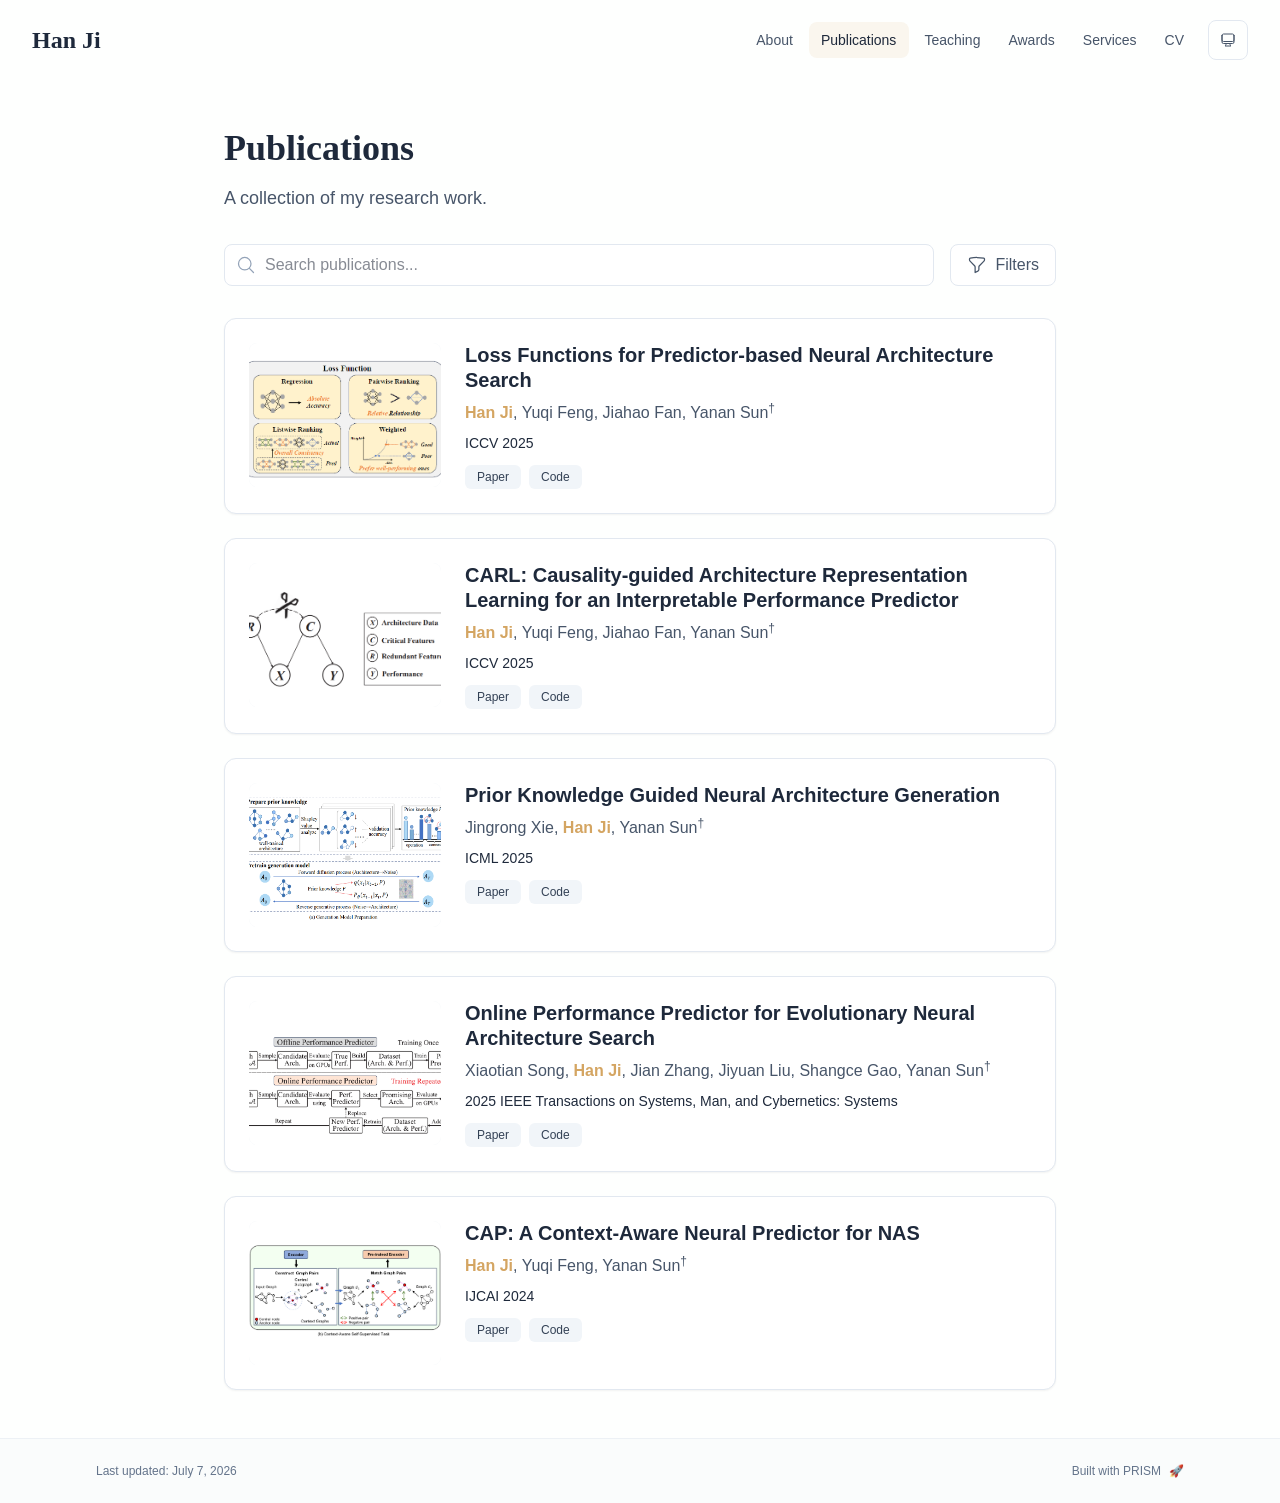
<file: publications/index.html>
<!DOCTYPE html><html lang="en" class="scroll-smooth"><head><meta charSet="utf-8"/><meta name="viewport" content="width=device-width, initial-scale=1"/><link rel="stylesheet" href="/_next/static/css/328dd226cfbb72d9.css" data-precedence="next"/><link rel="preload" as="script" fetchPriority="low" href="/_next/static/chunks/webpack-af78f5c2c11af041.js"/><script src="/_next/static/chunks/4bd1b696-70b6d399998de86a.js" async=""></script><script src="/_next/static/chunks/684-5aaa8290a129f299.js" async=""></script><script src="/_next/static/chunks/main-app-34bcc7e7aa628ab0.js" async=""></script><script src="/_next/static/chunks/461-a9a5d7b05a71d978.js" async=""></script><script src="/_next/static/chunks/874-6cc630662f3664af.js" async=""></script><script src="/_next/static/chunks/291-e39730cc9327e39b.js" async=""></script><script src="/_next/static/chunks/app/layout-561e9ae7601bf448.js" async=""></script><script src="/_next/static/chunks/378-5449de1b51ff7dc2.js" async=""></script><script src="/_next/static/chunks/748-84992d1bd634b3ca.js" async=""></script><script src="/_next/static/chunks/app/%5Bslug%5D/page-f13e71460be21c6e.js" async=""></script><link rel="icon" href="/favicon.svg" type="image/svg+xml"/><link rel="dns-prefetch" href="https://jialeliu.com"/><link rel="preconnect" href="https://jialeliu.com" crossorigin=""/><link rel="preload" as="font" type="font/woff2" href="https://jialeliu.com/fonts/georgiab.woff2" crossorigin=""/><script>
              try {
                const theme = localStorage.getItem('theme-storage');
                const parsed = theme ? JSON.parse(theme) : null;
                const setting = parsed?.state?.theme || 'system';
                const prefersDark = typeof window !== 'undefined' && window.matchMedia && window.matchMedia('(prefers-color-scheme: dark)').matches;
                const effective = setting === 'dark' ? 'dark' : (setting === 'light' ? 'light' : (prefersDark ? 'dark' : 'light'));
                var root = document.documentElement;
                root.classList.add(effective);
                root.setAttribute('data-theme', effective);
              } catch (e) {
                var root = document.documentElement;
                root.classList.add('light');
                root.setAttribute('data-theme', 'light');
              }
            </script><script>
    try {
      const cfg = {"enabled":true,"locales":["en"],"defaultLocale":"en","mode":"auto","fixedLocale":"en","persist":true,"switcher":true,"labels":{"en":"English"}};
      const storageKey = 'locale-storage';
      const normalize = (value) => typeof value === 'string' ? value.trim().replace('_', '-').toLowerCase() : '';
      const matchLocale = (candidate) => {
        const normalized = normalize(candidate);
        if (!normalized) return null;
        if (cfg.locales.includes(normalized)) return normalized;
        const language = normalized.split('-')[0];
        if (cfg.locales.includes(language)) return language;
        return null;
      };

      let resolved = null;

      if (!cfg.enabled) {
        resolved = cfg.defaultLocale;
      } else if (cfg.persist) {
        resolved = matchLocale(localStorage.getItem(storageKey));
      }

      if (!resolved) {
        if (cfg.mode === 'fixed') {
          resolved = cfg.fixedLocale;
        } else {
          resolved = matchLocale(navigator.language);
        }
      }

      if (!resolved) {
        resolved = cfg.defaultLocale;
      }

      const root = document.documentElement;
      root.lang = resolved;
      root.setAttribute('data-locale', resolved);

      if (cfg.persist) {
        localStorage.setItem(storageKey, resolved);
      }
    } catch (e) {
      const root = document.documentElement;
      root.lang = 'en';
      root.setAttribute('data-locale', 'en');
    }
  </script><title>Publications | Han Ji</title><meta name="description" content="A collection of my research work."/><meta name="author" content="Han Ji"/><meta name="keywords" content="Han Ji,PhD,Research,Hong Kong Polytechnic University (PolyU)"/><meta name="creator" content="Han Ji"/><meta name="publisher" content="Han Ji"/><meta property="og:title" content="Han Ji"/><meta property="og:description" content="PhD student at the Hong Kong Polytechnic University."/><meta property="og:site_name" content="Han Ji&#x27;s Academic Website"/><meta property="og:locale" content="en_US"/><meta property="og:type" content="website"/><meta name="twitter:card" content="summary"/><meta name="twitter:title" content="Han Ji"/><meta name="twitter:description" content="PhD student at the Hong Kong Polytechnic University."/><link rel="icon" href="/favicon.svg"/><script>document.querySelectorAll('body link[rel="icon"], body link[rel="apple-touch-icon"]').forEach(el => document.head.appendChild(el))</script><script src="/_next/static/chunks/polyfills-42372ed130431b0a.js" noModule=""></script></head><body class="font-sans antialiased"><div style="visibility:hidden"><nav class="fixed top-0 left-0 right-0 z-50" data-headlessui-state=""><div class="transition-all duration-300 ease-out bg-transparent" style="transform:translateY(-100px)"><div class="max-w-7xl mx-auto px-4 sm:px-6 lg:px-8"><div class="flex justify-between items-center h-16 lg:h-20"><div class="flex-shrink-0" tabindex="0"><a class="text-xl lg:text-2xl font-serif font-semibold text-primary hover:text-accent transition-colors duration-200" href="/">Han Ji</a></div><div class="hidden lg:block"><div class="ml-10 flex items-center space-x-3"><div class="relative flex items-baseline space-x-1"><a data-nav-href="/" class="relative px-3 py-2 text-sm font-medium rounded-lg transition-colors duration-150 text-neutral-600" href="/">About</a><a data-nav-href="/publications" class="relative px-3 py-2 text-sm font-medium rounded-lg transition-colors duration-150 text-primary" href="/publications/">Publications</a><a data-nav-href="/teaching" class="relative px-3 py-2 text-sm font-medium rounded-lg transition-colors duration-150 text-neutral-600" href="/teaching/">Teaching</a><a data-nav-href="/awards" class="relative px-3 py-2 text-sm font-medium rounded-lg transition-colors duration-150 text-neutral-600" href="/awards/">Awards</a><a data-nav-href="/services" class="relative px-3 py-2 text-sm font-medium rounded-lg transition-colors duration-150 text-neutral-600" href="/services/">Services</a><a data-nav-href="/cv" class="relative px-3 py-2 text-sm font-medium rounded-lg transition-colors duration-150 text-neutral-600" href="/cv/">CV</a></div><div class="flex items-center justify-center w-10 h-10 rounded-lg border border-neutral-200 dark:border-[rgba(148,163,184,0.24)] bg-background dark:bg-neutral-800"><div class="w-4 h-4 rounded-full bg-neutral-300 animate-pulse"></div></div></div></div><div class="lg:hidden flex items-center space-x-2"><div class="flex items-center justify-center w-10 h-10 rounded-lg border border-neutral-200 dark:border-[rgba(148,163,184,0.24)] bg-background dark:bg-neutral-800"><div class="w-4 h-4 rounded-full bg-neutral-300 animate-pulse"></div></div><button class="inline-flex items-center justify-center p-2 rounded-md text-neutral-600 hover:text-primary hover:bg-neutral-100 dark:hover:bg-neutral-800 focus:outline-none focus:ring-2 focus:ring-inset focus:ring-accent transition-colors duration-200" id="headlessui-disclosure-button-«R7pdb»" type="button" aria-expanded="false" data-headlessui-state=""><span class="sr-only">Open main menu</span><div><svg xmlns="http://www.w3.org/2000/svg" fill="none" viewBox="0 0 24 24" stroke-width="1.5" stroke="currentColor" aria-hidden="true" data-slot="icon" class="block h-6 w-6"><path stroke-linecap="round" stroke-linejoin="round" d="M3.75 6.75h16.5M3.75 12h16.5m-16.5 5.25h16.5"></path></svg></div></button></div></div></div></div></nav><main class="min-h-screen pt-16 lg:pt-20"><div class="max-w-4xl mx-auto px-4 sm:px-6 lg:px-8 py-12"><div style="opacity:0;transform:translateY(20px)"><div class="mb-8"><h1 class="text-4xl font-serif font-bold text-primary mb-4">Publications</h1><p class="text-lg text-neutral-600 dark:text-neutral-500 max-w-2xl">A collection of my research work.</p></div><div class="mb-8 space-y-4"><div class="flex flex-col sm:flex-row gap-4"><div class="relative flex-grow"><svg xmlns="http://www.w3.org/2000/svg" fill="none" viewBox="0 0 24 24" stroke-width="1.5" stroke="currentColor" aria-hidden="true" data-slot="icon" class="absolute left-3 top-1/2 transform -translate-y-1/2 h-5 w-5 text-neutral-400"><path stroke-linecap="round" stroke-linejoin="round" d="m21 21-5.197-5.197m0 0A7.5 7.5 0 1 0 5.196 5.196a7.5 7.5 0 0 0 10.607 10.607Z"></path></svg><input type="text" placeholder="Search publications..." class="w-full pl-10 pr-4 py-2 rounded-lg border border-neutral-200 dark:border-neutral-800 bg-white dark:bg-neutral-900 focus:ring-2 focus:ring-accent focus:border-transparent transition-all duration-200" value=""/></div><button class="flex items-center justify-center px-4 py-2 rounded-lg border transition-all duration-200 bg-white dark:bg-neutral-900 border-neutral-200 dark:border-neutral-800 text-neutral-600 hover:border-accent hover:text-accent"><svg xmlns="http://www.w3.org/2000/svg" fill="none" viewBox="0 0 24 24" stroke-width="1.5" stroke="currentColor" aria-hidden="true" data-slot="icon" class="h-5 w-5 mr-2"><path stroke-linecap="round" stroke-linejoin="round" d="M12 3c2.755 0 5.455.232 8.083.678.533.09.917.556.917 1.096v1.044a2.25 2.25 0 0 1-.659 1.591l-5.432 5.432a2.25 2.25 0 0 0-.659 1.591v2.927a2.25 2.25 0 0 1-1.244 2.013L9.75 21v-6.568a2.25 2.25 0 0 0-.659-1.591L3.659 7.409A2.25 2.25 0 0 1 3 5.818V4.774c0-.54.384-1.006.917-1.096A48.32 48.32 0 0 1 12 3Z"></path></svg>Filters</button></div></div><div class="space-y-6"><div class="bg-white dark:bg-neutral-900 p-6 rounded-xl shadow-sm border border-neutral-200 dark:border-neutral-800 hover:shadow-md transition-all duration-200" style="opacity:0;transform:translateY(20px)"><div class="flex flex-col md:flex-row gap-6"><div class="w-full md:w-48 flex-shrink-0"><div class="aspect-video md:aspect-[4/3] relative rounded-lg overflow-hidden bg-neutral-100 dark:bg-neutral-800"><img alt="Loss Functions for Predictor-based Neural Architecture Search" loading="lazy" decoding="async" data-nimg="fill" class="object-cover" style="position:absolute;height:100%;width:100%;left:0;top:0;right:0;bottom:0;color:transparent" src="/papers/pwlnas.png"/></div></div><div class="flex-grow"><h3 class="text-xl font-semibold text-primary mb-2 leading-tight">Loss Functions for Predictor-based Neural Architecture Search</h3><p class="text-base text-neutral-600 dark:text-neutral-400 mb-2"><span><span class="font-semibold text-accent ">Han Ji</span>, </span><span><span class=" ">Yuqi Feng</span>, </span><span><span class=" ">Jiahao Fan</span>, </span><span><span class=" ">Yanan Sun</span><sup class="ml-0 text-neutral-600 dark:text-neutral-400">†</sup></span></p><p class="text-sm font-medium text-neutral-800 dark:text-neutral-600 mb-3">ICCV 2025</p><div class="flex flex-wrap gap-2 mt-auto"><a href="https://openaccess.thecvf.com/content/ICCV2025/papers/Ji_Loss_Functions_for_Predictor-based_Neural_Architecture_Search_ICCV_2025_paper.pdf" target="_blank" rel="noopener noreferrer" class="inline-flex items-center px-3 py-1 rounded-md text-xs font-medium bg-neutral-100 dark:bg-neutral-800 text-neutral-700 dark:text-neutral-300 hover:bg-accent hover:text-white transition-colors">Paper</a><a href="https://github.com/jihan4431/PWLNAS" target="_blank" rel="noopener noreferrer" class="inline-flex items-center px-3 py-1 rounded-md text-xs font-medium bg-neutral-100 dark:bg-neutral-800 text-neutral-700 dark:text-neutral-300 hover:bg-accent hover:text-white transition-colors">Code</a></div></div></div></div><div class="bg-white dark:bg-neutral-900 p-6 rounded-xl shadow-sm border border-neutral-200 dark:border-neutral-800 hover:shadow-md transition-all duration-200" style="opacity:0;transform:translateY(20px)"><div class="flex flex-col md:flex-row gap-6"><div class="w-full md:w-48 flex-shrink-0"><div class="aspect-video md:aspect-[4/3] relative rounded-lg overflow-hidden bg-neutral-100 dark:bg-neutral-800"><img alt="CARL: Causality-guided Architecture Representation Learning for an Interpretable Performance Predictor" loading="lazy" decoding="async" data-nimg="fill" class="object-cover" style="position:absolute;height:100%;width:100%;left:0;top:0;right:0;bottom:0;color:transparent" src="/papers/CARL.png"/></div></div><div class="flex-grow"><h3 class="text-xl font-semibold text-primary mb-2 leading-tight">CARL: Causality-guided Architecture Representation Learning for an Interpretable Performance Predictor</h3><p class="text-base text-neutral-600 dark:text-neutral-400 mb-2"><span><span class="font-semibold text-accent ">Han Ji</span>, </span><span><span class=" ">Yuqi Feng</span>, </span><span><span class=" ">Jiahao Fan</span>, </span><span><span class=" ">Yanan Sun</span><sup class="ml-0 text-neutral-600 dark:text-neutral-400">†</sup></span></p><p class="text-sm font-medium text-neutral-800 dark:text-neutral-600 mb-3">ICCV 2025</p><div class="flex flex-wrap gap-2 mt-auto"><a href="https://openaccess.thecvf.com/content/ICCV2025/papers/Ji_CARL_Causality-guided_Architecture_Representation_Learning_for_an_Interpretable_Performance_Predictor_ICCV_2025_paper.pdf" target="_blank" rel="noopener noreferrer" class="inline-flex items-center px-3 py-1 rounded-md text-xs font-medium bg-neutral-100 dark:bg-neutral-800 text-neutral-700 dark:text-neutral-300 hover:bg-accent hover:text-white transition-colors">Paper</a><a href="https://github.com/jihan4431/CARL" target="_blank" rel="noopener noreferrer" class="inline-flex items-center px-3 py-1 rounded-md text-xs font-medium bg-neutral-100 dark:bg-neutral-800 text-neutral-700 dark:text-neutral-300 hover:bg-accent hover:text-white transition-colors">Code</a></div></div></div></div><div class="bg-white dark:bg-neutral-900 p-6 rounded-xl shadow-sm border border-neutral-200 dark:border-neutral-800 hover:shadow-md transition-all duration-200" style="opacity:0;transform:translateY(20px)"><div class="flex flex-col md:flex-row gap-6"><div class="w-full md:w-48 flex-shrink-0"><div class="aspect-video md:aspect-[4/3] relative rounded-lg overflow-hidden bg-neutral-100 dark:bg-neutral-800"><img alt="Prior Knowledge Guided Neural Architecture Generation" loading="lazy" decoding="async" data-nimg="fill" class="object-cover" style="position:absolute;height:100%;width:100%;left:0;top:0;right:0;bottom:0;color:transparent" src="/papers/PGNAG.png"/></div></div><div class="flex-grow"><h3 class="text-xl font-semibold text-primary mb-2 leading-tight">Prior Knowledge Guided Neural Architecture Generation</h3><p class="text-base text-neutral-600 dark:text-neutral-400 mb-2"><span><span class=" ">Jingrong Xie</span>, </span><span><span class="font-semibold text-accent ">Han Ji</span>, </span><span><span class=" ">Yanan Sun</span><sup class="ml-0 text-neutral-600 dark:text-neutral-400">†</sup></span></p><p class="text-sm font-medium text-neutral-800 dark:text-neutral-600 mb-3">ICML 2025</p><div class="flex flex-wrap gap-2 mt-auto"><a href="https://openreview.net/pdf?id=5QU8dAnLgO" target="_blank" rel="noopener noreferrer" class="inline-flex items-center px-3 py-1 rounded-md text-xs font-medium bg-neutral-100 dark:bg-neutral-800 text-neutral-700 dark:text-neutral-300 hover:bg-accent hover:text-white transition-colors">Paper</a><a href="https://github.com/xjr1909/PG-NAG" target="_blank" rel="noopener noreferrer" class="inline-flex items-center px-3 py-1 rounded-md text-xs font-medium bg-neutral-100 dark:bg-neutral-800 text-neutral-700 dark:text-neutral-300 hover:bg-accent hover:text-white transition-colors">Code</a></div></div></div></div><div class="bg-white dark:bg-neutral-900 p-6 rounded-xl shadow-sm border border-neutral-200 dark:border-neutral-800 hover:shadow-md transition-all duration-200" style="opacity:0;transform:translateY(20px)"><div class="flex flex-col md:flex-row gap-6"><div class="w-full md:w-48 flex-shrink-0"><div class="aspect-video md:aspect-[4/3] relative rounded-lg overflow-hidden bg-neutral-100 dark:bg-neutral-800"><img alt="Online Performance Predictor for Evolutionary Neural Architecture Search" loading="lazy" decoding="async" data-nimg="fill" class="object-cover" style="position:absolute;height:100%;width:100%;left:0;top:0;right:0;bottom:0;color:transparent" src="/papers/GPOPP.png"/></div></div><div class="flex-grow"><h3 class="text-xl font-semibold text-primary mb-2 leading-tight">Online Performance Predictor for Evolutionary Neural Architecture Search</h3><p class="text-base text-neutral-600 dark:text-neutral-400 mb-2"><span><span class=" ">Xiaotian Song</span>, </span><span><span class="font-semibold text-accent ">Han Ji</span>, </span><span><span class=" ">Jian Zhang</span>, </span><span><span class=" ">Jiyuan Liu</span>, </span><span><span class=" ">Shangce Gao</span>, </span><span><span class=" ">Yanan Sun</span><sup class="ml-0 text-neutral-600 dark:text-neutral-400">†</sup></span></p><p class="text-sm font-medium text-neutral-800 dark:text-neutral-600 mb-3">2025 IEEE Transactions on Systems, Man, and Cybernetics: Systems</p><div class="flex flex-wrap gap-2 mt-auto"><a href="https://ieeexplore.ieee.org/abstract/document/11145879" target="_blank" rel="noopener noreferrer" class="inline-flex items-center px-3 py-1 rounded-md text-xs font-medium bg-neutral-100 dark:bg-neutral-800 text-neutral-700 dark:text-neutral-300 hover:bg-accent hover:text-white transition-colors">Paper</a><a href="https://github.com/songxt3/GPOPP" target="_blank" rel="noopener noreferrer" class="inline-flex items-center px-3 py-1 rounded-md text-xs font-medium bg-neutral-100 dark:bg-neutral-800 text-neutral-700 dark:text-neutral-300 hover:bg-accent hover:text-white transition-colors">Code</a></div></div></div></div><div class="bg-white dark:bg-neutral-900 p-6 rounded-xl shadow-sm border border-neutral-200 dark:border-neutral-800 hover:shadow-md transition-all duration-200" style="opacity:0;transform:translateY(20px)"><div class="flex flex-col md:flex-row gap-6"><div class="w-full md:w-48 flex-shrink-0"><div class="aspect-video md:aspect-[4/3] relative rounded-lg overflow-hidden bg-neutral-100 dark:bg-neutral-800"><img alt="CAP: A Context-Aware Neural Predictor for NAS" loading="lazy" decoding="async" data-nimg="fill" class="object-cover" style="position:absolute;height:100%;width:100%;left:0;top:0;right:0;bottom:0;color:transparent" src="/papers/cap.png"/></div></div><div class="flex-grow"><h3 class="text-xl font-semibold text-primary mb-2 leading-tight">CAP: A Context-Aware Neural Predictor for NAS</h3><p class="text-base text-neutral-600 dark:text-neutral-400 mb-2"><span><span class="font-semibold text-accent ">Han Ji</span>, </span><span><span class=" ">Yuqi Feng</span>, </span><span><span class=" ">Yanan Sun</span><sup class="ml-0 text-neutral-600 dark:text-neutral-400">†</sup></span></p><p class="text-sm font-medium text-neutral-800 dark:text-neutral-600 mb-3">IJCAI 2024</p><div class="flex flex-wrap gap-2 mt-auto"><a href="https://arxiv.org/pdf/2406.02056" target="_blank" rel="noopener noreferrer" class="inline-flex items-center px-3 py-1 rounded-md text-xs font-medium bg-neutral-100 dark:bg-neutral-800 text-neutral-700 dark:text-neutral-300 hover:bg-accent hover:text-white transition-colors">Paper</a><a href="https://github.com/jihan4431/CAP" target="_blank" rel="noopener noreferrer" class="inline-flex items-center px-3 py-1 rounded-md text-xs font-medium bg-neutral-100 dark:bg-neutral-800 text-neutral-700 dark:text-neutral-300 hover:bg-accent hover:text-white transition-colors">Code</a></div></div></div></div></div></div></div><!--$--><!--/$--><!--$--><!--/$--></main><footer class="border-t border-neutral-200/50 bg-neutral-50/50 dark:bg-neutral-900/50 dark:border-neutral-700/50"><div class="max-w-6xl mx-auto px-4 sm:px-6 lg:px-8 py-6"><div class="flex flex-col sm:flex-row justify-between items-center gap-2"><p class="text-xs text-neutral-500">Last updated<!-- -->: <!-- -->July 7, 2026</p><p class="text-xs text-neutral-500 flex items-center"><a href="https://github.com/xyjoey/PRISM" target="_blank" rel="noopener noreferrer">Built with PRISM</a><span class="ml-2">🚀</span></p></div></div></footer></div><script src="/_next/static/chunks/webpack-af78f5c2c11af041.js" async=""></script><script>(self.__next_f=self.__next_f||[]).push([0])</script><script>self.__next_f.push([1,"1:\"$Sreact.fragment\"\n3:I[3719,[\"461\",\"static/chunks/461-a9a5d7b05a71d978.js\",\"874\",\"static/chunks/874-6cc630662f3664af.js\",\"291\",\"static/chunks/291-e39730cc9327e39b.js\",\"177\",\"static/chunks/app/layout-561e9ae7601bf448.js\"],\"ThemeProvider\"]\n4:I[310,[\"461\",\"static/chunks/461-a9a5d7b05a71d978.js\",\"874\",\"static/chunks/874-6cc630662f3664af.js\",\"291\",\"static/chunks/291-e39730cc9327e39b.js\",\"177\",\"static/chunks/app/layout-561e9ae7601bf448.js\"],\"LocaleProvider\"]\n5:I[4574,[\"461\",\"static/chunks/461-a9a5d7b05a71d978.js\",\"874\",\"static/chunks/874-6cc630662f3664af.js\",\"291\",\"static/chunks/291-e39730cc9327e39b.js\",\"177\",\"static/chunks/app/layout-561e9ae7601bf448.js\"],\"default\"]\n6:I[7555,[],\"\"]\n7:I[1295,[],\"\"]\n8:I[2548,[\"461\",\"static/chunks/461-a9a5d7b05a71d978.js\",\"874\",\"static/chunks/874-6cc630662f3664af.js\",\"291\",\"static/chunks/291-e39730cc9327e39b.js\",\"177\",\"static/chunks/app/layout-561e9ae7601bf448.js\"],\"default\"]\na:I[9665,[],\"MetadataBoundary\"]\nc:I[9665,[],\"OutletBoundary\"]\nf:I[4911,[],\"AsyncMetadataOutlet\"]\n11:I[9665,[],\"ViewportBoundary\"]\n13:I[6614,[],\"\"]\n:HL[\"/_next/static/css/328dd226cfbb72d9.css\",\"style\"]\n2:T5c4,\n    try {\n      const cfg = {\"enabled\":true,\"locales\":[\"en\"],\"defaultLocale\":\"en\",\"mode\":\"auto\",\"fixedLocale\":\"en\",\"persist\":true,\"switcher\":true,\"labels\":{\"en\":\"English\"}};\n      const storageKey = 'locale-storage';\n      const normalize = (value) =\u003e typeof value === 'string' ? value.trim().replace('_', '-').toLowerCase() : '';\n      const matchLocale = (candidate) =\u003e {\n        const normalized = normalize(candidate);\n        if (!normalized) return null;\n        if (cfg.locales.includes(normalized)) return normalized;\n        const language = normalized.split('-')[0];\n        if (cfg.locales.includes(language)) return language;\n        return null;\n      };\n\n      let resolved = null;\n\n      if (!cfg.enabled) {\n        resolved = cfg.defaultLocale;\n      } else if (cfg.persist) {\n        resolved = matchLocale(localStorage.getItem(storageKey));\n      }\n\n      if (!resolved) {\n        if (cfg.mode === 'fixed"])</script><script>self.__next_f.push([1,"') {\n          resolved = cfg.fixedLocale;\n        } else {\n          resolved = matchLocale(navigator.language);\n        }\n      }\n\n      if (!resolved) {\n        resolved = cfg.defaultLocale;\n      }\n\n      const root = document.documentElement;\n      root.lang = resolved;\n      root.setAttribute('data-locale', resolved);\n\n      if (cfg.persist) {\n        localStorage.setItem(storageKey, resolved);\n      }\n    } catch (e) {\n      const root = document.documentElement;\n      root.lang = 'en';\n      root.setAttribute('data-locale', 'en');\n    }\n  "])</script><script>self.__next_f.push([1,"0:{\"P\":null,\"b\":\"ZS1qvI2j_0urQSli7mhLB\",\"p\":\"\",\"c\":[\"\",\"publications\",\"\"],\"i\":false,\"f\":[[[\"\",{\"children\":[[\"slug\",\"publications\",\"d\"],{\"children\":[\"__PAGE__\",{}]}]},\"$undefined\",\"$undefined\",true],[\"\",[\"$\",\"$1\",\"c\",{\"children\":[[[\"$\",\"link\",\"0\",{\"rel\":\"stylesheet\",\"href\":\"/_next/static/css/328dd226cfbb72d9.css\",\"precedence\":\"next\",\"crossOrigin\":\"$undefined\",\"nonce\":\"$undefined\"}]],[\"$\",\"html\",null,{\"lang\":\"en\",\"className\":\"scroll-smooth\",\"suppressHydrationWarning\":true,\"children\":[[\"$\",\"head\",null,{\"children\":[[\"$\",\"link\",null,{\"rel\":\"icon\",\"href\":\"/favicon.svg\",\"type\":\"image/svg+xml\"}],[\"$\",\"link\",null,{\"rel\":\"dns-prefetch\",\"href\":\"https://jialeliu.com\"}],[\"$\",\"link\",null,{\"rel\":\"preconnect\",\"href\":\"https://jialeliu.com\",\"crossOrigin\":\"\"}],[\"$\",\"link\",null,{\"rel\":\"preload\",\"as\":\"font\",\"type\":\"font/woff2\",\"href\":\"https://jialeliu.com/fonts/georgiab.woff2\",\"crossOrigin\":\"\"}],[\"$\",\"script\",null,{\"dangerouslySetInnerHTML\":{\"__html\":\"\\n              try {\\n                const theme = localStorage.getItem('theme-storage');\\n                const parsed = theme ? JSON.parse(theme) : null;\\n                const setting = parsed?.state?.theme || 'system';\\n                const prefersDark = typeof window !== 'undefined' \u0026\u0026 window.matchMedia \u0026\u0026 window.matchMedia('(prefers-color-scheme: dark)').matches;\\n                const effective = setting === 'dark' ? 'dark' : (setting === 'light' ? 'light' : (prefersDark ? 'dark' : 'light'));\\n                var root = document.documentElement;\\n                root.classList.add(effective);\\n                root.setAttribute('data-theme', effective);\\n              } catch (e) {\\n                var root = document.documentElement;\\n                root.classList.add('light');\\n                root.setAttribute('data-theme', 'light');\\n              }\\n            \"}}],[\"$\",\"script\",null,{\"dangerouslySetInnerHTML\":{\"__html\":\"$2\"}}]]}],[\"$\",\"body\",null,{\"className\":\"font-sans antialiased\",\"children\":[\"$\",\"$L3\",null,{\"children\":[\"$\",\"$L4\",null,{\"config\":{\"enabled\":true,\"locales\":[\"en\"],\"defaultLocale\":\"en\",\"mode\":\"auto\",\"fixedLocale\":\"en\",\"persist\":true,\"switcher\":true,\"labels\":{\"en\":\"English\"}},\"children\":[[\"$\",\"$L5\",null,{\"items\":[{\"title\":\"About\",\"type\":\"page\",\"target\":\"about\",\"href\":\"/\"},{\"title\":\"Publications\",\"type\":\"page\",\"target\":\"publications\",\"href\":\"/publications\"},{\"title\":\"Teaching\",\"type\":\"page\",\"target\":\"teaching\",\"href\":\"/teaching\"},{\"title\":\"Awards\",\"type\":\"page\",\"target\":\"awards\",\"href\":\"/awards\"},{\"title\":\"Services\",\"type\":\"page\",\"target\":\"services\",\"href\":\"/services\"},{\"title\":\"CV\",\"type\":\"page\",\"target\":\"cv\",\"href\":\"/cv\"}],\"siteTitle\":\"Han Ji\",\"enableOnePageMode\":false,\"i18n\":\"$0:f:0:1:1:props:children:1:props:children:1:props:children:props:children:props:config\",\"itemsByLocale\":{\"en\":[{\"title\":\"About\",\"type\":\"page\",\"target\":\"about\",\"href\":\"/\"},{\"title\":\"Publications\",\"type\":\"page\",\"target\":\"publications\",\"href\":\"/publications\"},{\"title\":\"Teaching\",\"type\":\"page\",\"target\":\"teaching\",\"href\":\"/teaching\"},{\"title\":\"Awards\",\"type\":\"page\",\"target\":\"awards\",\"href\":\"/awards\"},{\"title\":\"Services\",\"type\":\"page\",\"target\":\"services\",\"href\":\"/services\"},{\"title\":\"CV\",\"type\":\"page\",\"target\":\"cv\",\"href\":\"/cv\"}]},\"siteTitleByLocale\":{\"en\":\"Han Ji\"}}],[\"$\",\"main\",null,{\"className\":\"min-h-screen pt-16 lg:pt-20\",\"children\":[\"$\",\"$L6\",null,{\"parallelRouterKey\":\"children\",\"error\":\"$undefined\",\"errorStyles\":\"$undefined\",\"errorScripts\":\"$undefined\",\"template\":[\"$\",\"$L7\",null,{}],\"templateStyles\":\"$undefined\",\"templateScripts\":\"$undefined\",\"notFound\":[[[\"$\",\"title\",null,{\"children\":\"404: This page could not be found.\"}],[\"$\",\"div\",null,{\"style\":{\"fontFamily\":\"system-ui,\\\"Segoe UI\\\",Roboto,Helvetica,Arial,sans-serif,\\\"Apple Color Emoji\\\",\\\"Segoe UI Emoji\\\"\",\"height\":\"100vh\",\"textAlign\":\"center\",\"display\":\"flex\",\"flexDirection\":\"column\",\"alignItems\":\"center\",\"justifyContent\":\"center\"},\"children\":[\"$\",\"div\",null,{\"children\":[[\"$\",\"style\",null,{\"dangerouslySetInnerHTML\":{\"__html\":\"body{color:#000;background:#fff;margin:0}.next-error-h1{border-right:1px solid rgba(0,0,0,.3)}@media (prefers-color-scheme:dark){body{color:#fff;background:#000}.next-error-h1{border-right:1px solid rgba(255,255,255,.3)}}\"}}],[\"$\",\"h1\",null,{\"className\":\"next-error-h1\",\"style\":{\"display\":\"inline-block\",\"margin\":\"0 20px 0 0\",\"padding\":\"0 23px 0 0\",\"fontSize\":24,\"fontWeight\":500,\"verticalAlign\":\"top\",\"lineHeight\":\"49px\"},\"children\":404}],[\"$\",\"div\",null,{\"style\":{\"display\":\"inline-block\"},\"children\":[\"$\",\"h2\",null,{\"style\":{\"fontSize\":14,\"fontWeight\":400,\"lineHeight\":\"49px\",\"margin\":0},\"children\":\"This page could not be found.\"}]}]]}]}]],[]],\"forbidden\":\"$undefined\",\"unauthorized\":\"$undefined\"}]}],[\"$\",\"$L8\",null,{\"lastUpdated\":\"July 7, 2026\",\"lastUpdatedByLocale\":{\"en\":\"July 7, 2026\"},\"defaultLocale\":\"en\"}]]}]}]}]]}]]}],{\"children\":[[\"slug\",\"publications\",\"d\"],[\"$\",\"$1\",\"c\",{\"children\":[null,[\"$\",\"$L6\",null,{\"parallelRouterKey\":\"children\",\"error\":\"$undefined\",\"errorStyles\":\"$undefined\",\"errorScripts\":\"$undefined\",\"template\":[\"$\",\"$L7\",null,{}],\"templateStyles\":\"$undefined\",\"templateScripts\":\"$undefined\",\"notFound\":\"$undefined\",\"forbidden\":\"$undefined\",\"unauthorized\":\"$undefined\"}]]}],{\"children\":[\"__PAGE__\",[\"$\",\"$1\",\"c\",{\"children\":[\"$L9\",[\"$\",\"$La\",null,{\"children\":\"$Lb\"}],null,[\"$\",\"$Lc\",null,{\"children\":[\"$Ld\",\"$Le\",[\"$\",\"$Lf\",null,{\"promise\":\"$@10\"}]]}]]}],{},null,false]},null,false]},null,false],[\"$\",\"$1\",\"h\",{\"children\":[null,[\"$\",\"$1\",\"7R4wM4enK9ehDbcq7-coy\",{\"children\":[[\"$\",\"$L11\",null,{\"children\":\"$L12\"}],null]}],null]}],false]],\"m\":\"$undefined\",\"G\":[\"$13\",\"$undefined\"],\"s\":false,\"S\":true}\n"])</script><script>self.__next_f.push([1,"14:\"$Sreact.suspense\"\n15:I[4911,[],\"AsyncMetadata\"]\n17:I[2382,[\"461\",\"static/chunks/461-a9a5d7b05a71d978.js\",\"378\",\"static/chunks/378-5449de1b51ff7dc2.js\",\"748\",\"static/chunks/748-84992d1bd634b3ca.js\",\"182\",\"static/chunks/app/%5Bslug%5D/page-f13e71460be21c6e.js\"],\"default\"]\nb:[\"$\",\"$14\",null,{\"fallback\":null,\"children\":[\"$\",\"$L15\",null,{\"promise\":\"$@16\"}]}]\n"])</script><script>self.__next_f.push([1,"9:[\"$\",\"$L17\",null,{\"dataByLocale\":{\"en\":{\"type\":\"publication\",\"config\":{\"type\":\"publication\",\"title\":\"Publications\",\"description\":\"A collection of my research work.\",\"source\":\"publications.bib\"},\"publications\":[{\"id\":\"ji2025loss\",\"title\":\"Loss Functions for Predictor-based Neural Architecture Search\",\"titleNodes\":[{\"type\":\"text\",\"text\":\"Loss Functions for Predictor-based Neural Architecture Search\"}],\"authors\":[{\"name\":\"Han Ji\",\"isHighlighted\":true,\"isCorresponding\":false,\"isCoAuthor\":false},{\"name\":\"Yuqi Feng\",\"isHighlighted\":false,\"isCorresponding\":false,\"isCoAuthor\":false},{\"name\":\"Jiahao Fan\",\"isHighlighted\":false,\"isCorresponding\":false,\"isCoAuthor\":false},{\"name\":\"Yanan Sun\",\"isHighlighted\":false,\"isCorresponding\":true,\"isCoAuthor\":false}],\"year\":2025,\"type\":\"conference\",\"status\":\"published\",\"tags\":[],\"keywords\":\"$9:props:dataByLocale:en:publications:0:tags\",\"researchArea\":\"neural-networks\",\"journal\":\"\",\"conference\":\"ICCV 2025\",\"code\":\"https://github.com/jihan4431/PWLNAS\",\"paper\":\"https://openaccess.thecvf.com/content/ICCV2025/papers/Ji_Loss_Functions_for_Predictor-based_Neural_Architecture_Search_ICCV_2025_paper.pdf\",\"abstract\":\"\",\"description\":\"\",\"selected\":true,\"preview\":\"pwlnas.png\",\"bibtex\":\"@inproceedings{ji2025loss,\\n  title = {Loss Functions for Predictor-based Neural Architecture Search},\\n  booktitle = {ICCV 2025},\\n  author = {Han Ji and Yuqi Feng and Jiahao Fan and Yanan Sun},\\n  year = {2025},\\n  paper = {https://openaccess.thecvf.com/content/ICCV2025/papers/Ji_Loss_Functions_for_Predictor-based_Neural_Architecture_Search_ICCV_2025_paper.pdf}\\n}\"},{\"id\":\"ji2025carl\",\"title\":\"CARL: Causality-guided Architecture Representation Learning for an Interpretable Performance Predictor\",\"titleNodes\":[{\"type\":\"text\",\"text\":\"CARL: Causality-guided Architecture Representation Learning for an Interpretable Performance Predictor\"}],\"authors\":[{\"name\":\"Han Ji\",\"isHighlighted\":true,\"isCorresponding\":false,\"isCoAuthor\":false},{\"name\":\"Yuqi Feng\",\"isHighlighted\":false,\"isCorresponding\":false,\"isCoAuthor\":false},{\"name\":\"Jiahao Fan\",\"isHighlighted\":false,\"isCorresponding\":false,\"isCoAuthor\":false},{\"name\":\"Yanan Sun\",\"isHighlighted\":false,\"isCorresponding\":true,\"isCoAuthor\":false}],\"year\":2025,\"type\":\"conference\",\"status\":\"published\",\"tags\":[],\"keywords\":\"$9:props:dataByLocale:en:publications:1:tags\",\"researchArea\":\"machine-learning\",\"journal\":\"\",\"conference\":\"ICCV 2025\",\"code\":\"https://github.com/jihan4431/CARL\",\"paper\":\"https://openaccess.thecvf.com/content/ICCV2025/papers/Ji_CARL_Causality-guided_Architecture_Representation_Learning_for_an_Interpretable_Performance_Predictor_ICCV_2025_paper.pdf\",\"abstract\":\"\",\"description\":\"\",\"selected\":true,\"preview\":\"CARL.png\",\"bibtex\":\"@inproceedings{ji2025carl,\\n  title = {CARL: Causality-guided Architecture Representation Learning for an Interpretable Performance Predictor},\\n  booktitle = {ICCV 2025},\\n  author = {Han Ji and Yuqi Feng and Jiahao Fan and Yanan Sun},\\n  year = {2025},\\n  paper = {https://openaccess.thecvf.com/content/ICCV2025/papers/Ji_CARL_Causality-guided_Architecture_Representation_Learning_for_an_Interpretable_Performance_Predictor_ICCV_2025_paper.pdf}\\n}\"},{\"id\":\"xie2025PGNAG\",\"title\":\"Prior Knowledge Guided Neural Architecture Generation\",\"titleNodes\":[{\"type\":\"text\",\"text\":\"Prior Knowledge Guided Neural Architecture Generation\"}],\"authors\":[{\"name\":\"Jingrong Xie\",\"isHighlighted\":false,\"isCorresponding\":false,\"isCoAuthor\":false},{\"name\":\"Han Ji\",\"isHighlighted\":true,\"isCorresponding\":false,\"isCoAuthor\":false},{\"name\":\"Yanan Sun\",\"isHighlighted\":false,\"isCorresponding\":true,\"isCoAuthor\":false}],\"year\":2025,\"type\":\"conference\",\"status\":\"published\",\"tags\":[],\"keywords\":\"$9:props:dataByLocale:en:publications:2:tags\",\"researchArea\":\"neural-networks\",\"journal\":\"\",\"conference\":\"ICML 2025\",\"code\":\"https://github.com/xjr1909/PG-NAG\",\"paper\":\"https://openreview.net/pdf?id=5QU8dAnLgO\",\"abstract\":\"\",\"description\":\"\",\"selected\":false,\"preview\":\"PGNAG.png\",\"bibtex\":\"@inproceedings{xie2025PGNAG,\\n  title = {Prior Knowledge Guided Neural Architecture Generation},\\n  author = {Jingrong Xie and Han Ji and Yanan Sun},\\n  year = {2025},\\n  booktitle = {ICML 2025},\\n  paper = {https://openreview.net/pdf?id=5QU8dAnLgO}\\n}\"},{\"id\":\"song2025gpopp\",\"title\":\"Online Performance Predictor for Evolutionary Neural Architecture Search\",\"titleNodes\":[{\"type\":\"text\",\"text\":\"Online Performance Predictor for Evolutionary Neural Architecture Search\"}],\"authors\":[{\"name\":\"Xiaotian Song\",\"isHighlighted\":false,\"isCorresponding\":false,\"isCoAuthor\":false},{\"name\":\"Han Ji\",\"isHighlighted\":true,\"isCorresponding\":false,\"isCoAuthor\":false},{\"name\":\"Jian Zhang\",\"isHighlighted\":false,\"isCorresponding\":false,\"isCoAuthor\":false},{\"name\":\"Jiyuan Liu\",\"isHighlighted\":false,\"isCorresponding\":false,\"isCoAuthor\":false},{\"name\":\"Shangce Gao\",\"isHighlighted\":false,\"isCorresponding\":false,\"isCoAuthor\":false},{\"name\":\"Yanan Sun\",\"isHighlighted\":false,\"isCorresponding\":true,\"isCoAuthor\":false}],\"year\":2025,\"type\":\"journal\",\"status\":\"published\",\"tags\":[],\"keywords\":\"$9:props:dataByLocale:en:publications:3:tags\",\"researchArea\":\"neural-networks\",\"journal\":\"2025 IEEE Transactions on Systems, Man, and Cybernetics: Systems\",\"conference\":\"\",\"code\":\"https://github.com/songxt3/GPOPP\",\"paper\":\"https://ieeexplore.ieee.org/abstract/document/11145879\",\"abstract\":\"\",\"description\":\"\",\"selected\":false,\"preview\":\"GPOPP.png\",\"bibtex\":\"@article{song2025gpopp,\\n  author = {Xiaotian Song and Han Ji and Jian Zhang and Jiyuan Liu and Shangce Gao and Yanan Sun},\\n  journal = {2025 IEEE Transactions on Systems, Man, and Cybernetics: Systems},\\n  title = {Online Performance Predictor for Evolutionary Neural Architecture Search},\\n  year = {2025},\\n  paper = {https://ieeexplore.ieee.org/abstract/document/11145879}\\n}\"},{\"id\":\"ji2024CAP\",\"title\":\"CAP: A Context-Aware Neural Predictor for NAS\",\"titleNodes\":[{\"type\":\"text\",\"text\":\"CAP: A Context-Aware Neural Predictor for NAS\"}],\"authors\":[{\"name\":\"Han Ji\",\"isHighlighted\":true,\"isCorresponding\":false,\"isCoAuthor\":false},{\"name\":\"Yuqi Feng\",\"isHighlighted\":false,\"isCorresponding\":false,\"isCoAuthor\":false},{\"name\":\"Yanan Sun\",\"isHighlighted\":false,\"isCorresponding\":true,\"isCoAuthor\":false}],\"year\":2024,\"type\":\"conference\",\"status\":\"published\",\"tags\":[],\"keywords\":\"$9:props:dataByLocale:en:publications:4:tags\",\"researchArea\":\"neural-networks\",\"journal\":\"\",\"conference\":\"IJCAI 2024\",\"code\":\"https://github.com/jihan4431/CAP\",\"paper\":\"https://arxiv.org/pdf/2406.02056\",\"abstract\":\"\",\"description\":\"\",\"selected\":true,\"preview\":\"cap.png\",\"bibtex\":\"@inproceedings{ji2024CAP,\\n  title = {CAP: A Context-Aware Neural Predictor for NAS},\\n  booktitle = {IJCAI 2024},\\n  author = {Han Ji and Yuqi Feng and Yanan Sun},\\n  year = {2024},\\n  paper = {https://arxiv.org/pdf/2406.02056}\\n}\"}]}},\"defaultLocale\":\"en\"}]\n"])</script><script>self.__next_f.push([1,"e:null\n"])</script><script>self.__next_f.push([1,"12:[[\"$\",\"meta\",\"0\",{\"charSet\":\"utf-8\"}],[\"$\",\"meta\",\"1\",{\"name\":\"viewport\",\"content\":\"width=device-width, initial-scale=1\"}]]\nd:null\n"])</script><script>self.__next_f.push([1,"16:{\"metadata\":[[\"$\",\"title\",\"0\",{\"children\":\"Publications | Han Ji\"}],[\"$\",\"meta\",\"1\",{\"name\":\"description\",\"content\":\"A collection of my research work.\"}],[\"$\",\"meta\",\"2\",{\"name\":\"author\",\"content\":\"Han Ji\"}],[\"$\",\"meta\",\"3\",{\"name\":\"keywords\",\"content\":\"Han Ji,PhD,Research,Hong Kong Polytechnic University (PolyU)\"}],[\"$\",\"meta\",\"4\",{\"name\":\"creator\",\"content\":\"Han Ji\"}],[\"$\",\"meta\",\"5\",{\"name\":\"publisher\",\"content\":\"Han Ji\"}],[\"$\",\"meta\",\"6\",{\"property\":\"og:title\",\"content\":\"Han Ji\"}],[\"$\",\"meta\",\"7\",{\"property\":\"og:description\",\"content\":\"PhD student at the Hong Kong Polytechnic University.\"}],[\"$\",\"meta\",\"8\",{\"property\":\"og:site_name\",\"content\":\"Han Ji's Academic Website\"}],[\"$\",\"meta\",\"9\",{\"property\":\"og:locale\",\"content\":\"en_US\"}],[\"$\",\"meta\",\"10\",{\"property\":\"og:type\",\"content\":\"website\"}],[\"$\",\"meta\",\"11\",{\"name\":\"twitter:card\",\"content\":\"summary\"}],[\"$\",\"meta\",\"12\",{\"name\":\"twitter:title\",\"content\":\"Han Ji\"}],[\"$\",\"meta\",\"13\",{\"name\":\"twitter:description\",\"content\":\"PhD student at the Hong Kong Polytechnic University.\"}],[\"$\",\"link\",\"14\",{\"rel\":\"icon\",\"href\":\"/favicon.svg\"}]],\"error\":null,\"digest\":\"$undefined\"}\n10:{\"metadata\":\"$16:metadata\",\"error\":null,\"digest\":\"$undefined\"}\n"])</script></body></html>
</file>
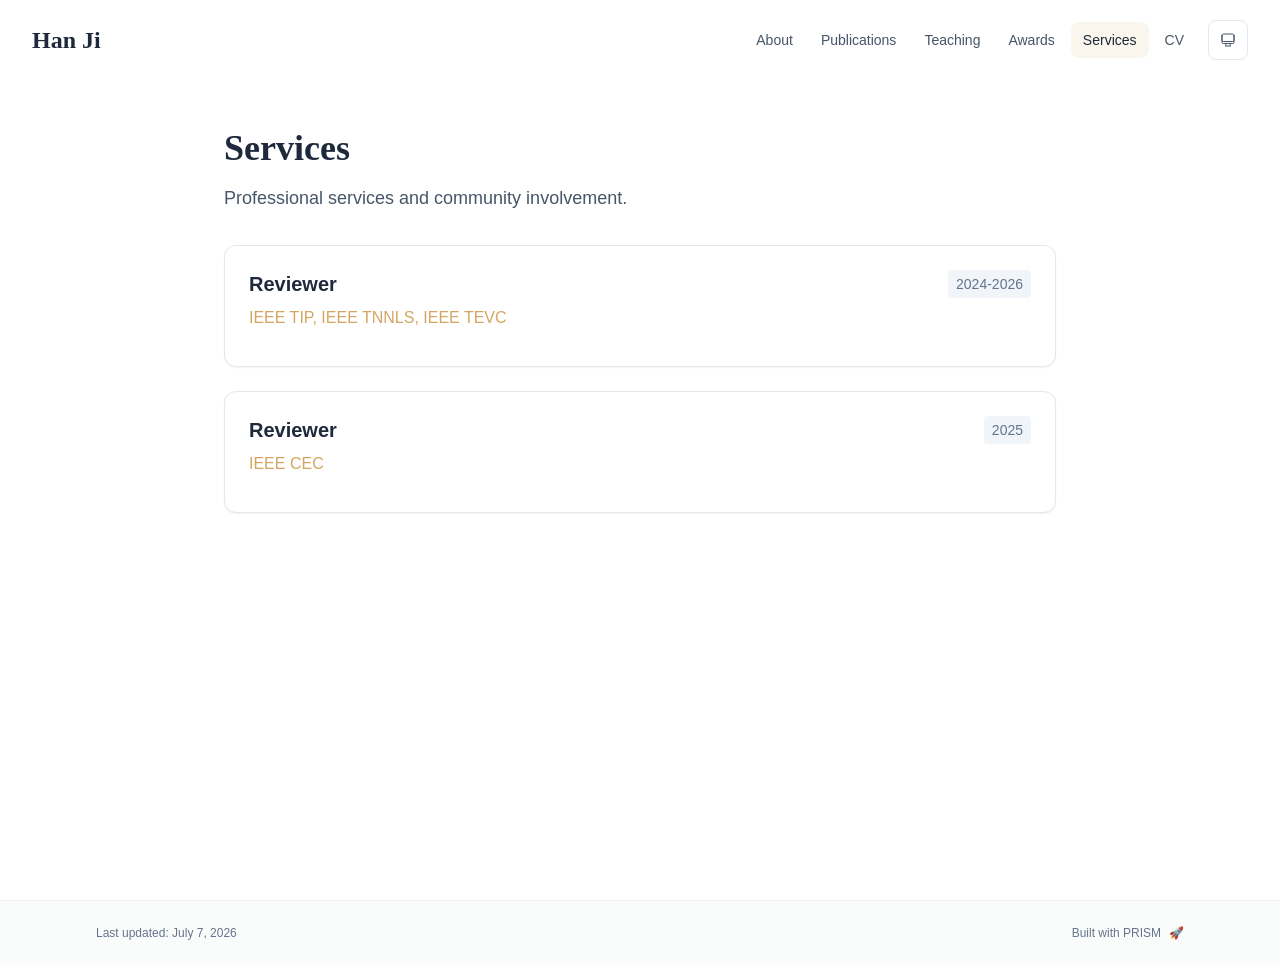
<file: services/index.html>
<!DOCTYPE html><html lang="en" class="scroll-smooth"><head><meta charSet="utf-8"/><meta name="viewport" content="width=device-width, initial-scale=1"/><link rel="stylesheet" href="/_next/static/css/328dd226cfbb72d9.css" data-precedence="next"/><link rel="preload" as="script" fetchPriority="low" href="/_next/static/chunks/webpack-af78f5c2c11af041.js"/><script src="/_next/static/chunks/4bd1b696-70b6d399998de86a.js" async=""></script><script src="/_next/static/chunks/684-5aaa8290a129f299.js" async=""></script><script src="/_next/static/chunks/main-app-34bcc7e7aa628ab0.js" async=""></script><script src="/_next/static/chunks/461-a9a5d7b05a71d978.js" async=""></script><script src="/_next/static/chunks/874-6cc630662f3664af.js" async=""></script><script src="/_next/static/chunks/291-e39730cc9327e39b.js" async=""></script><script src="/_next/static/chunks/app/layout-561e9ae7601bf448.js" async=""></script><script src="/_next/static/chunks/378-5449de1b51ff7dc2.js" async=""></script><script src="/_next/static/chunks/748-84992d1bd634b3ca.js" async=""></script><script src="/_next/static/chunks/app/%5Bslug%5D/page-f13e71460be21c6e.js" async=""></script><link rel="icon" href="/favicon.svg" type="image/svg+xml"/><link rel="dns-prefetch" href="https://jialeliu.com"/><link rel="preconnect" href="https://jialeliu.com" crossorigin=""/><link rel="preload" as="font" type="font/woff2" href="https://jialeliu.com/fonts/georgiab.woff2" crossorigin=""/><script>
              try {
                const theme = localStorage.getItem('theme-storage');
                const parsed = theme ? JSON.parse(theme) : null;
                const setting = parsed?.state?.theme || 'system';
                const prefersDark = typeof window !== 'undefined' && window.matchMedia && window.matchMedia('(prefers-color-scheme: dark)').matches;
                const effective = setting === 'dark' ? 'dark' : (setting === 'light' ? 'light' : (prefersDark ? 'dark' : 'light'));
                var root = document.documentElement;
                root.classList.add(effective);
                root.setAttribute('data-theme', effective);
              } catch (e) {
                var root = document.documentElement;
                root.classList.add('light');
                root.setAttribute('data-theme', 'light');
              }
            </script><script>
    try {
      const cfg = {"enabled":true,"locales":["en"],"defaultLocale":"en","mode":"auto","fixedLocale":"en","persist":true,"switcher":true,"labels":{"en":"English"}};
      const storageKey = 'locale-storage';
      const normalize = (value) => typeof value === 'string' ? value.trim().replace('_', '-').toLowerCase() : '';
      const matchLocale = (candidate) => {
        const normalized = normalize(candidate);
        if (!normalized) return null;
        if (cfg.locales.includes(normalized)) return normalized;
        const language = normalized.split('-')[0];
        if (cfg.locales.includes(language)) return language;
        return null;
      };

      let resolved = null;

      if (!cfg.enabled) {
        resolved = cfg.defaultLocale;
      } else if (cfg.persist) {
        resolved = matchLocale(localStorage.getItem(storageKey));
      }

      if (!resolved) {
        if (cfg.mode === 'fixed') {
          resolved = cfg.fixedLocale;
        } else {
          resolved = matchLocale(navigator.language);
        }
      }

      if (!resolved) {
        resolved = cfg.defaultLocale;
      }

      const root = document.documentElement;
      root.lang = resolved;
      root.setAttribute('data-locale', resolved);

      if (cfg.persist) {
        localStorage.setItem(storageKey, resolved);
      }
    } catch (e) {
      const root = document.documentElement;
      root.lang = 'en';
      root.setAttribute('data-locale', 'en');
    }
  </script><title>Services | Han Ji</title><meta name="description" content="Professional services and community involvement."/><meta name="author" content="Han Ji"/><meta name="keywords" content="Han Ji,PhD,Research,Hong Kong Polytechnic University (PolyU)"/><meta name="creator" content="Han Ji"/><meta name="publisher" content="Han Ji"/><meta property="og:title" content="Han Ji"/><meta property="og:description" content="PhD student at the Hong Kong Polytechnic University."/><meta property="og:site_name" content="Han Ji&#x27;s Academic Website"/><meta property="og:locale" content="en_US"/><meta property="og:type" content="website"/><meta name="twitter:card" content="summary"/><meta name="twitter:title" content="Han Ji"/><meta name="twitter:description" content="PhD student at the Hong Kong Polytechnic University."/><link rel="icon" href="/favicon.svg"/><script>document.querySelectorAll('body link[rel="icon"], body link[rel="apple-touch-icon"]').forEach(el => document.head.appendChild(el))</script><script src="/_next/static/chunks/polyfills-42372ed130431b0a.js" noModule=""></script></head><body class="font-sans antialiased"><div style="visibility:hidden"><nav class="fixed top-0 left-0 right-0 z-50" data-headlessui-state=""><div class="transition-all duration-300 ease-out bg-transparent" style="transform:translateY(-100px)"><div class="max-w-7xl mx-auto px-4 sm:px-6 lg:px-8"><div class="flex justify-between items-center h-16 lg:h-20"><div class="flex-shrink-0" tabindex="0"><a class="text-xl lg:text-2xl font-serif font-semibold text-primary hover:text-accent transition-colors duration-200" href="/">Han Ji</a></div><div class="hidden lg:block"><div class="ml-10 flex items-center space-x-3"><div class="relative flex items-baseline space-x-1"><a data-nav-href="/" class="relative px-3 py-2 text-sm font-medium rounded-lg transition-colors duration-150 text-neutral-600" href="/">About</a><a data-nav-href="/publications" class="relative px-3 py-2 text-sm font-medium rounded-lg transition-colors duration-150 text-neutral-600" href="/publications/">Publications</a><a data-nav-href="/teaching" class="relative px-3 py-2 text-sm font-medium rounded-lg transition-colors duration-150 text-neutral-600" href="/teaching/">Teaching</a><a data-nav-href="/awards" class="relative px-3 py-2 text-sm font-medium rounded-lg transition-colors duration-150 text-neutral-600" href="/awards/">Awards</a><a data-nav-href="/services" class="relative px-3 py-2 text-sm font-medium rounded-lg transition-colors duration-150 text-primary" href="/services/">Services</a><a data-nav-href="/cv" class="relative px-3 py-2 text-sm font-medium rounded-lg transition-colors duration-150 text-neutral-600" href="/cv/">CV</a></div><div class="flex items-center justify-center w-10 h-10 rounded-lg border border-neutral-200 dark:border-[rgba(148,163,184,0.24)] bg-background dark:bg-neutral-800"><div class="w-4 h-4 rounded-full bg-neutral-300 animate-pulse"></div></div></div></div><div class="lg:hidden flex items-center space-x-2"><div class="flex items-center justify-center w-10 h-10 rounded-lg border border-neutral-200 dark:border-[rgba(148,163,184,0.24)] bg-background dark:bg-neutral-800"><div class="w-4 h-4 rounded-full bg-neutral-300 animate-pulse"></div></div><button class="inline-flex items-center justify-center p-2 rounded-md text-neutral-600 hover:text-primary hover:bg-neutral-100 dark:hover:bg-neutral-800 focus:outline-none focus:ring-2 focus:ring-inset focus:ring-accent transition-colors duration-200" id="headlessui-disclosure-button-«R7pdb»" type="button" aria-expanded="false" data-headlessui-state=""><span class="sr-only">Open main menu</span><div><svg xmlns="http://www.w3.org/2000/svg" fill="none" viewBox="0 0 24 24" stroke-width="1.5" stroke="currentColor" aria-hidden="true" data-slot="icon" class="block h-6 w-6"><path stroke-linecap="round" stroke-linejoin="round" d="M3.75 6.75h16.5M3.75 12h16.5m-16.5 5.25h16.5"></path></svg></div></button></div></div></div></div></nav><main class="min-h-screen pt-16 lg:pt-20"><div class="max-w-4xl mx-auto px-4 sm:px-6 lg:px-8 py-12"><div style="opacity:0;transform:translateY(20px)"><div class="mb-8"><h1 class="text-4xl font-serif font-bold text-primary mb-4">Services</h1><div class="text-lg text-neutral-600 dark:text-neutral-500 max-w-2xl leading-relaxed"><p class="mb-3 last:mb-0">Professional services and community involvement.</p></div></div><div class="grid gap-6"><div class="bg-white dark:bg-neutral-900 p-6 rounded-xl shadow-sm border border-neutral-200 dark:border-neutral-800 hover:shadow-lg transition-all duration-200 hover:scale-[1.01]" style="opacity:0;transform:translateY(20px)"><div class="flex justify-between items-start mb-2"><h3 class="text-xl font-semibold text-primary">Reviewer</h3><span class="text-sm text-neutral-500 font-medium bg-neutral-100 dark:bg-neutral-800 px-2 py-1 rounded">2024-2026</span></div><p class="text-base text-accent font-medium mb-3">IEEE TIP, IEEE TNNLS, IEEE TEVC</p></div><div class="bg-white dark:bg-neutral-900 p-6 rounded-xl shadow-sm border border-neutral-200 dark:border-neutral-800 hover:shadow-lg transition-all duration-200 hover:scale-[1.01]" style="opacity:0;transform:translateY(20px)"><div class="flex justify-between items-start mb-2"><h3 class="text-xl font-semibold text-primary">Reviewer</h3><span class="text-sm text-neutral-500 font-medium bg-neutral-100 dark:bg-neutral-800 px-2 py-1 rounded">2025</span></div><p class="text-base text-accent font-medium mb-3">IEEE CEC</p></div></div></div></div><!--$--><!--/$--><!--$--><!--/$--></main><footer class="border-t border-neutral-200/50 bg-neutral-50/50 dark:bg-neutral-900/50 dark:border-neutral-700/50"><div class="max-w-6xl mx-auto px-4 sm:px-6 lg:px-8 py-6"><div class="flex flex-col sm:flex-row justify-between items-center gap-2"><p class="text-xs text-neutral-500">Last updated<!-- -->: <!-- -->July 7, 2026</p><p class="text-xs text-neutral-500 flex items-center"><a href="https://github.com/xyjoey/PRISM" target="_blank" rel="noopener noreferrer">Built with PRISM</a><span class="ml-2">🚀</span></p></div></div></footer></div><script src="/_next/static/chunks/webpack-af78f5c2c11af041.js" async=""></script><script>(self.__next_f=self.__next_f||[]).push([0])</script><script>self.__next_f.push([1,"1:\"$Sreact.fragment\"\n3:I[3719,[\"461\",\"static/chunks/461-a9a5d7b05a71d978.js\",\"874\",\"static/chunks/874-6cc630662f3664af.js\",\"291\",\"static/chunks/291-e39730cc9327e39b.js\",\"177\",\"static/chunks/app/layout-561e9ae7601bf448.js\"],\"ThemeProvider\"]\n4:I[310,[\"461\",\"static/chunks/461-a9a5d7b05a71d978.js\",\"874\",\"static/chunks/874-6cc630662f3664af.js\",\"291\",\"static/chunks/291-e39730cc9327e39b.js\",\"177\",\"static/chunks/app/layout-561e9ae7601bf448.js\"],\"LocaleProvider\"]\n5:I[4574,[\"461\",\"static/chunks/461-a9a5d7b05a71d978.js\",\"874\",\"static/chunks/874-6cc630662f3664af.js\",\"291\",\"static/chunks/291-e39730cc9327e39b.js\",\"177\",\"static/chunks/app/layout-561e9ae7601bf448.js\"],\"default\"]\n6:I[7555,[],\"\"]\n7:I[1295,[],\"\"]\n8:I[2548,[\"461\",\"static/chunks/461-a9a5d7b05a71d978.js\",\"874\",\"static/chunks/874-6cc630662f3664af.js\",\"291\",\"static/chunks/291-e39730cc9327e39b.js\",\"177\",\"static/chunks/app/layout-561e9ae7601bf448.js\"],\"default\"]\na:I[9665,[],\"MetadataBoundary\"]\nc:I[9665,[],\"OutletBoundary\"]\nf:I[4911,[],\"AsyncMetadataOutlet\"]\n11:I[9665,[],\"ViewportBoundary\"]\n13:I[6614,[],\"\"]\n:HL[\"/_next/static/css/328dd226cfbb72d9.css\",\"style\"]\n2:T5c4,\n    try {\n      const cfg = {\"enabled\":true,\"locales\":[\"en\"],\"defaultLocale\":\"en\",\"mode\":\"auto\",\"fixedLocale\":\"en\",\"persist\":true,\"switcher\":true,\"labels\":{\"en\":\"English\"}};\n      const storageKey = 'locale-storage';\n      const normalize = (value) =\u003e typeof value === 'string' ? value.trim().replace('_', '-').toLowerCase() : '';\n      const matchLocale = (candidate) =\u003e {\n        const normalized = normalize(candidate);\n        if (!normalized) return null;\n        if (cfg.locales.includes(normalized)) return normalized;\n        const language = normalized.split('-')[0];\n        if (cfg.locales.includes(language)) return language;\n        return null;\n      };\n\n      let resolved = null;\n\n      if (!cfg.enabled) {\n        resolved = cfg.defaultLocale;\n      } else if (cfg.persist) {\n        resolved = matchLocale(localStorage.getItem(storageKey));\n      }\n\n      if (!resolved) {\n        if (cfg.mode === 'fixed"])</script><script>self.__next_f.push([1,"') {\n          resolved = cfg.fixedLocale;\n        } else {\n          resolved = matchLocale(navigator.language);\n        }\n      }\n\n      if (!resolved) {\n        resolved = cfg.defaultLocale;\n      }\n\n      const root = document.documentElement;\n      root.lang = resolved;\n      root.setAttribute('data-locale', resolved);\n\n      if (cfg.persist) {\n        localStorage.setItem(storageKey, resolved);\n      }\n    } catch (e) {\n      const root = document.documentElement;\n      root.lang = 'en';\n      root.setAttribute('data-locale', 'en');\n    }\n  "])</script><script>self.__next_f.push([1,"0:{\"P\":null,\"b\":\"ZS1qvI2j_0urQSli7mhLB\",\"p\":\"\",\"c\":[\"\",\"services\",\"\"],\"i\":false,\"f\":[[[\"\",{\"children\":[[\"slug\",\"services\",\"d\"],{\"children\":[\"__PAGE__\",{}]}]},\"$undefined\",\"$undefined\",true],[\"\",[\"$\",\"$1\",\"c\",{\"children\":[[[\"$\",\"link\",\"0\",{\"rel\":\"stylesheet\",\"href\":\"/_next/static/css/328dd226cfbb72d9.css\",\"precedence\":\"next\",\"crossOrigin\":\"$undefined\",\"nonce\":\"$undefined\"}]],[\"$\",\"html\",null,{\"lang\":\"en\",\"className\":\"scroll-smooth\",\"suppressHydrationWarning\":true,\"children\":[[\"$\",\"head\",null,{\"children\":[[\"$\",\"link\",null,{\"rel\":\"icon\",\"href\":\"/favicon.svg\",\"type\":\"image/svg+xml\"}],[\"$\",\"link\",null,{\"rel\":\"dns-prefetch\",\"href\":\"https://jialeliu.com\"}],[\"$\",\"link\",null,{\"rel\":\"preconnect\",\"href\":\"https://jialeliu.com\",\"crossOrigin\":\"\"}],[\"$\",\"link\",null,{\"rel\":\"preload\",\"as\":\"font\",\"type\":\"font/woff2\",\"href\":\"https://jialeliu.com/fonts/georgiab.woff2\",\"crossOrigin\":\"\"}],[\"$\",\"script\",null,{\"dangerouslySetInnerHTML\":{\"__html\":\"\\n              try {\\n                const theme = localStorage.getItem('theme-storage');\\n                const parsed = theme ? JSON.parse(theme) : null;\\n                const setting = parsed?.state?.theme || 'system';\\n                const prefersDark = typeof window !== 'undefined' \u0026\u0026 window.matchMedia \u0026\u0026 window.matchMedia('(prefers-color-scheme: dark)').matches;\\n                const effective = setting === 'dark' ? 'dark' : (setting === 'light' ? 'light' : (prefersDark ? 'dark' : 'light'));\\n                var root = document.documentElement;\\n                root.classList.add(effective);\\n                root.setAttribute('data-theme', effective);\\n              } catch (e) {\\n                var root = document.documentElement;\\n                root.classList.add('light');\\n                root.setAttribute('data-theme', 'light');\\n              }\\n            \"}}],[\"$\",\"script\",null,{\"dangerouslySetInnerHTML\":{\"__html\":\"$2\"}}]]}],[\"$\",\"body\",null,{\"className\":\"font-sans antialiased\",\"children\":[\"$\",\"$L3\",null,{\"children\":[\"$\",\"$L4\",null,{\"config\":{\"enabled\":true,\"locales\":[\"en\"],\"defaultLocale\":\"en\",\"mode\":\"auto\",\"fixedLocale\":\"en\",\"persist\":true,\"switcher\":true,\"labels\":{\"en\":\"English\"}},\"children\":[[\"$\",\"$L5\",null,{\"items\":[{\"title\":\"About\",\"type\":\"page\",\"target\":\"about\",\"href\":\"/\"},{\"title\":\"Publications\",\"type\":\"page\",\"target\":\"publications\",\"href\":\"/publications\"},{\"title\":\"Teaching\",\"type\":\"page\",\"target\":\"teaching\",\"href\":\"/teaching\"},{\"title\":\"Awards\",\"type\":\"page\",\"target\":\"awards\",\"href\":\"/awards\"},{\"title\":\"Services\",\"type\":\"page\",\"target\":\"services\",\"href\":\"/services\"},{\"title\":\"CV\",\"type\":\"page\",\"target\":\"cv\",\"href\":\"/cv\"}],\"siteTitle\":\"Han Ji\",\"enableOnePageMode\":false,\"i18n\":\"$0:f:0:1:1:props:children:1:props:children:1:props:children:props:children:props:config\",\"itemsByLocale\":{\"en\":[{\"title\":\"About\",\"type\":\"page\",\"target\":\"about\",\"href\":\"/\"},{\"title\":\"Publications\",\"type\":\"page\",\"target\":\"publications\",\"href\":\"/publications\"},{\"title\":\"Teaching\",\"type\":\"page\",\"target\":\"teaching\",\"href\":\"/teaching\"},{\"title\":\"Awards\",\"type\":\"page\",\"target\":\"awards\",\"href\":\"/awards\"},{\"title\":\"Services\",\"type\":\"page\",\"target\":\"services\",\"href\":\"/services\"},{\"title\":\"CV\",\"type\":\"page\",\"target\":\"cv\",\"href\":\"/cv\"}]},\"siteTitleByLocale\":{\"en\":\"Han Ji\"}}],[\"$\",\"main\",null,{\"className\":\"min-h-screen pt-16 lg:pt-20\",\"children\":[\"$\",\"$L6\",null,{\"parallelRouterKey\":\"children\",\"error\":\"$undefined\",\"errorStyles\":\"$undefined\",\"errorScripts\":\"$undefined\",\"template\":[\"$\",\"$L7\",null,{}],\"templateStyles\":\"$undefined\",\"templateScripts\":\"$undefined\",\"notFound\":[[[\"$\",\"title\",null,{\"children\":\"404: This page could not be found.\"}],[\"$\",\"div\",null,{\"style\":{\"fontFamily\":\"system-ui,\\\"Segoe UI\\\",Roboto,Helvetica,Arial,sans-serif,\\\"Apple Color Emoji\\\",\\\"Segoe UI Emoji\\\"\",\"height\":\"100vh\",\"textAlign\":\"center\",\"display\":\"flex\",\"flexDirection\":\"column\",\"alignItems\":\"center\",\"justifyContent\":\"center\"},\"children\":[\"$\",\"div\",null,{\"children\":[[\"$\",\"style\",null,{\"dangerouslySetInnerHTML\":{\"__html\":\"body{color:#000;background:#fff;margin:0}.next-error-h1{border-right:1px solid rgba(0,0,0,.3)}@media (prefers-color-scheme:dark){body{color:#fff;background:#000}.next-error-h1{border-right:1px solid rgba(255,255,255,.3)}}\"}}],[\"$\",\"h1\",null,{\"className\":\"next-error-h1\",\"style\":{\"display\":\"inline-block\",\"margin\":\"0 20px 0 0\",\"padding\":\"0 23px 0 0\",\"fontSize\":24,\"fontWeight\":500,\"verticalAlign\":\"top\",\"lineHeight\":\"49px\"},\"children\":404}],[\"$\",\"div\",null,{\"style\":{\"display\":\"inline-block\"},\"children\":[\"$\",\"h2\",null,{\"style\":{\"fontSize\":14,\"fontWeight\":400,\"lineHeight\":\"49px\",\"margin\":0},\"children\":\"This page could not be found.\"}]}]]}]}]],[]],\"forbidden\":\"$undefined\",\"unauthorized\":\"$undefined\"}]}],[\"$\",\"$L8\",null,{\"lastUpdated\":\"July 7, 2026\",\"lastUpdatedByLocale\":{\"en\":\"July 7, 2026\"},\"defaultLocale\":\"en\"}]]}]}]}]]}]]}],{\"children\":[[\"slug\",\"services\",\"d\"],[\"$\",\"$1\",\"c\",{\"children\":[null,[\"$\",\"$L6\",null,{\"parallelRouterKey\":\"children\",\"error\":\"$undefined\",\"errorStyles\":\"$undefined\",\"errorScripts\":\"$undefined\",\"template\":[\"$\",\"$L7\",null,{}],\"templateStyles\":\"$undefined\",\"templateScripts\":\"$undefined\",\"notFound\":\"$undefined\",\"forbidden\":\"$undefined\",\"unauthorized\":\"$undefined\"}]]}],{\"children\":[\"__PAGE__\",[\"$\",\"$1\",\"c\",{\"children\":[\"$L9\",[\"$\",\"$La\",null,{\"children\":\"$Lb\"}],null,[\"$\",\"$Lc\",null,{\"children\":[\"$Ld\",\"$Le\",[\"$\",\"$Lf\",null,{\"promise\":\"$@10\"}]]}]]}],{},null,false]},null,false]},null,false],[\"$\",\"$1\",\"h\",{\"children\":[null,[\"$\",\"$1\",\"aqSApoFcnus7gm_NX5s3_\",{\"children\":[[\"$\",\"$L11\",null,{\"children\":\"$L12\"}],null]}],null]}],false]],\"m\":\"$undefined\",\"G\":[\"$13\",\"$undefined\"],\"s\":false,\"S\":true}\n"])</script><script>self.__next_f.push([1,"14:\"$Sreact.suspense\"\n15:I[4911,[],\"AsyncMetadata\"]\n17:I[2382,[\"461\",\"static/chunks/461-a9a5d7b05a71d978.js\",\"378\",\"static/chunks/378-5449de1b51ff7dc2.js\",\"748\",\"static/chunks/748-84992d1bd634b3ca.js\",\"182\",\"static/chunks/app/%5Bslug%5D/page-f13e71460be21c6e.js\"],\"default\"]\nb:[\"$\",\"$14\",null,{\"fallback\":null,\"children\":[\"$\",\"$L15\",null,{\"promise\":\"$@16\"}]}]\n9:[\"$\",\"$L17\",null,{\"dataByLocale\":{\"en\":{\"type\":\"card\",\"config\":{\"type\":\"card\",\"title\":\"Services\",\"description\":\"Professional services and community involvement.\",\"items\":[{\"title\":\"Reviewer\",\"subtitle\":\"IEEE TIP, IEEE TNNLS, IEEE TEVC\",\"date\":\"2024-2026\"},{\"title\":\"Reviewer\",\"subtitle\":\"IEEE CEC\",\"date\":\"2025\"}]}}},\"defaultLocale\":\"en\"}]\n"])</script><script>self.__next_f.push([1,"e:null\n"])</script><script>self.__next_f.push([1,"12:[[\"$\",\"meta\",\"0\",{\"charSet\":\"utf-8\"}],[\"$\",\"meta\",\"1\",{\"name\":\"viewport\",\"content\":\"width=device-width, initial-scale=1\"}]]\nd:null\n"])</script><script>self.__next_f.push([1,"16:{\"metadata\":[[\"$\",\"title\",\"0\",{\"children\":\"Services | Han Ji\"}],[\"$\",\"meta\",\"1\",{\"name\":\"description\",\"content\":\"Professional services and community involvement.\"}],[\"$\",\"meta\",\"2\",{\"name\":\"author\",\"content\":\"Han Ji\"}],[\"$\",\"meta\",\"3\",{\"name\":\"keywords\",\"content\":\"Han Ji,PhD,Research,Hong Kong Polytechnic University (PolyU)\"}],[\"$\",\"meta\",\"4\",{\"name\":\"creator\",\"content\":\"Han Ji\"}],[\"$\",\"meta\",\"5\",{\"name\":\"publisher\",\"content\":\"Han Ji\"}],[\"$\",\"meta\",\"6\",{\"property\":\"og:title\",\"content\":\"Han Ji\"}],[\"$\",\"meta\",\"7\",{\"property\":\"og:description\",\"content\":\"PhD student at the Hong Kong Polytechnic University.\"}],[\"$\",\"meta\",\"8\",{\"property\":\"og:site_name\",\"content\":\"Han Ji's Academic Website\"}],[\"$\",\"meta\",\"9\",{\"property\":\"og:locale\",\"content\":\"en_US\"}],[\"$\",\"meta\",\"10\",{\"property\":\"og:type\",\"content\":\"website\"}],[\"$\",\"meta\",\"11\",{\"name\":\"twitter:card\",\"content\":\"summary\"}],[\"$\",\"meta\",\"12\",{\"name\":\"twitter:title\",\"content\":\"Han Ji\"}],[\"$\",\"meta\",\"13\",{\"name\":\"twitter:description\",\"content\":\"PhD student at the Hong Kong Polytechnic University.\"}],[\"$\",\"link\",\"14\",{\"rel\":\"icon\",\"href\":\"/favicon.svg\"}]],\"error\":null,\"digest\":\"$undefined\"}\n10:{\"metadata\":\"$16:metadata\",\"error\":null,\"digest\":\"$undefined\"}\n"])</script></body></html>
</file>
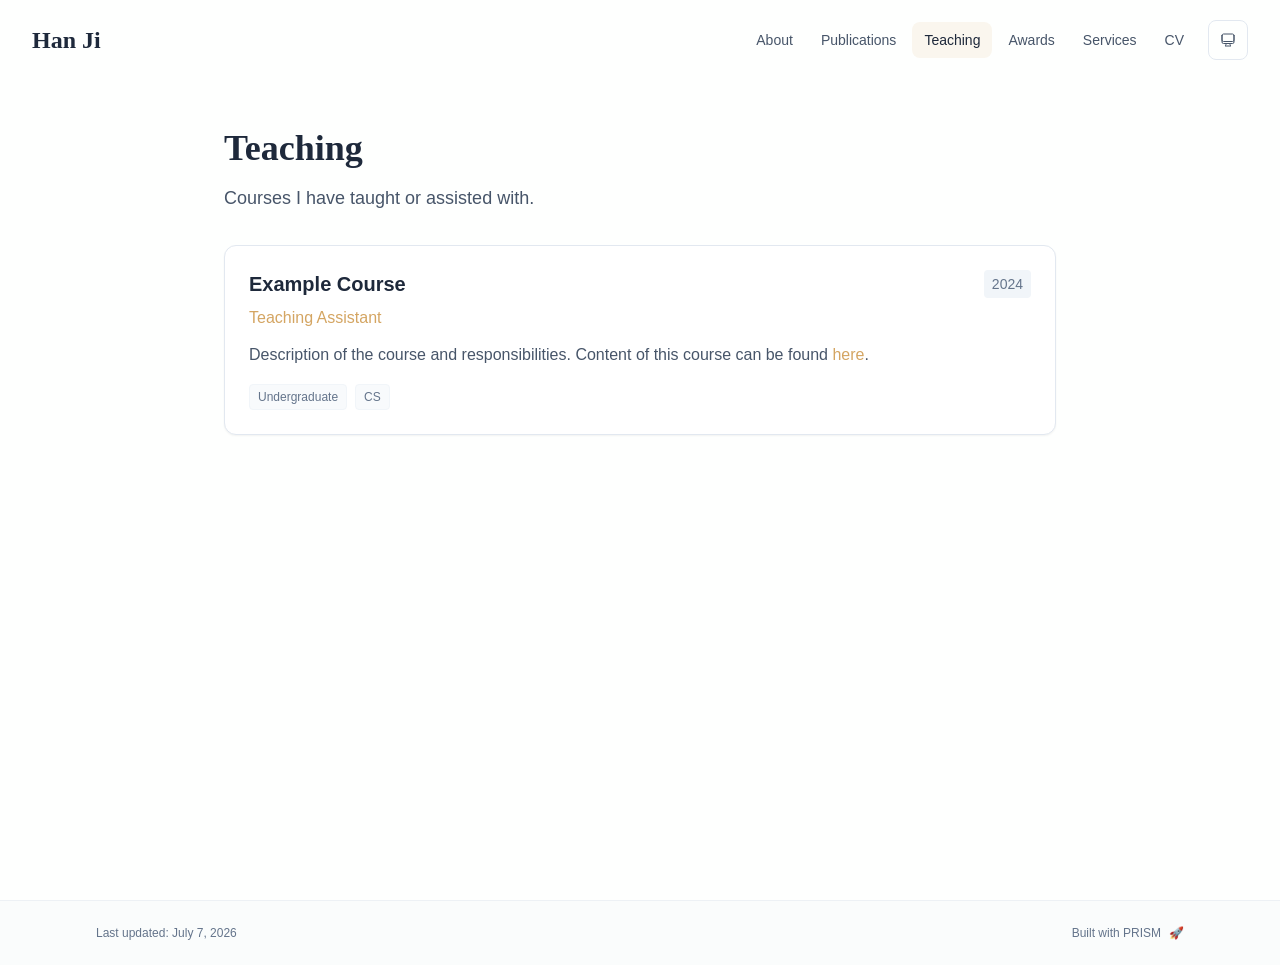
<file: teaching/index.html>
<!DOCTYPE html><html lang="en" class="scroll-smooth"><head><meta charSet="utf-8"/><meta name="viewport" content="width=device-width, initial-scale=1"/><link rel="stylesheet" href="/_next/static/css/328dd226cfbb72d9.css" data-precedence="next"/><link rel="preload" as="script" fetchPriority="low" href="/_next/static/chunks/webpack-af78f5c2c11af041.js"/><script src="/_next/static/chunks/4bd1b696-70b6d399998de86a.js" async=""></script><script src="/_next/static/chunks/684-5aaa8290a129f299.js" async=""></script><script src="/_next/static/chunks/main-app-34bcc7e7aa628ab0.js" async=""></script><script src="/_next/static/chunks/461-a9a5d7b05a71d978.js" async=""></script><script src="/_next/static/chunks/874-6cc630662f3664af.js" async=""></script><script src="/_next/static/chunks/291-e39730cc9327e39b.js" async=""></script><script src="/_next/static/chunks/app/layout-561e9ae7601bf448.js" async=""></script><script src="/_next/static/chunks/378-5449de1b51ff7dc2.js" async=""></script><script src="/_next/static/chunks/748-84992d1bd634b3ca.js" async=""></script><script src="/_next/static/chunks/app/%5Bslug%5D/page-f13e71460be21c6e.js" async=""></script><link rel="icon" href="/favicon.svg" type="image/svg+xml"/><link rel="dns-prefetch" href="https://jialeliu.com"/><link rel="preconnect" href="https://jialeliu.com" crossorigin=""/><link rel="preload" as="font" type="font/woff2" href="https://jialeliu.com/fonts/georgiab.woff2" crossorigin=""/><script>
              try {
                const theme = localStorage.getItem('theme-storage');
                const parsed = theme ? JSON.parse(theme) : null;
                const setting = parsed?.state?.theme || 'system';
                const prefersDark = typeof window !== 'undefined' && window.matchMedia && window.matchMedia('(prefers-color-scheme: dark)').matches;
                const effective = setting === 'dark' ? 'dark' : (setting === 'light' ? 'light' : (prefersDark ? 'dark' : 'light'));
                var root = document.documentElement;
                root.classList.add(effective);
                root.setAttribute('data-theme', effective);
              } catch (e) {
                var root = document.documentElement;
                root.classList.add('light');
                root.setAttribute('data-theme', 'light');
              }
            </script><script>
    try {
      const cfg = {"enabled":true,"locales":["en"],"defaultLocale":"en","mode":"auto","fixedLocale":"en","persist":true,"switcher":true,"labels":{"en":"English"}};
      const storageKey = 'locale-storage';
      const normalize = (value) => typeof value === 'string' ? value.trim().replace('_', '-').toLowerCase() : '';
      const matchLocale = (candidate) => {
        const normalized = normalize(candidate);
        if (!normalized) return null;
        if (cfg.locales.includes(normalized)) return normalized;
        const language = normalized.split('-')[0];
        if (cfg.locales.includes(language)) return language;
        return null;
      };

      let resolved = null;

      if (!cfg.enabled) {
        resolved = cfg.defaultLocale;
      } else if (cfg.persist) {
        resolved = matchLocale(localStorage.getItem(storageKey));
      }

      if (!resolved) {
        if (cfg.mode === 'fixed') {
          resolved = cfg.fixedLocale;
        } else {
          resolved = matchLocale(navigator.language);
        }
      }

      if (!resolved) {
        resolved = cfg.defaultLocale;
      }

      const root = document.documentElement;
      root.lang = resolved;
      root.setAttribute('data-locale', resolved);

      if (cfg.persist) {
        localStorage.setItem(storageKey, resolved);
      }
    } catch (e) {
      const root = document.documentElement;
      root.lang = 'en';
      root.setAttribute('data-locale', 'en');
    }
  </script><title>Teaching | Han Ji</title><meta name="description" content="Courses I have taught or assisted with."/><meta name="author" content="Han Ji"/><meta name="keywords" content="Han Ji,PhD,Research,Hong Kong Polytechnic University (PolyU)"/><meta name="creator" content="Han Ji"/><meta name="publisher" content="Han Ji"/><meta property="og:title" content="Han Ji"/><meta property="og:description" content="PhD student at the Hong Kong Polytechnic University."/><meta property="og:site_name" content="Han Ji&#x27;s Academic Website"/><meta property="og:locale" content="en_US"/><meta property="og:type" content="website"/><meta name="twitter:card" content="summary"/><meta name="twitter:title" content="Han Ji"/><meta name="twitter:description" content="PhD student at the Hong Kong Polytechnic University."/><link rel="icon" href="/favicon.svg"/><script>document.querySelectorAll('body link[rel="icon"], body link[rel="apple-touch-icon"]').forEach(el => document.head.appendChild(el))</script><script src="/_next/static/chunks/polyfills-42372ed130431b0a.js" noModule=""></script></head><body class="font-sans antialiased"><div style="visibility:hidden"><nav class="fixed top-0 left-0 right-0 z-50" data-headlessui-state=""><div class="transition-all duration-300 ease-out bg-transparent" style="transform:translateY(-100px)"><div class="max-w-7xl mx-auto px-4 sm:px-6 lg:px-8"><div class="flex justify-between items-center h-16 lg:h-20"><div class="flex-shrink-0" tabindex="0"><a class="text-xl lg:text-2xl font-serif font-semibold text-primary hover:text-accent transition-colors duration-200" href="/">Han Ji</a></div><div class="hidden lg:block"><div class="ml-10 flex items-center space-x-3"><div class="relative flex items-baseline space-x-1"><a data-nav-href="/" class="relative px-3 py-2 text-sm font-medium rounded-lg transition-colors duration-150 text-neutral-600" href="/">About</a><a data-nav-href="/publications" class="relative px-3 py-2 text-sm font-medium rounded-lg transition-colors duration-150 text-neutral-600" href="/publications/">Publications</a><a data-nav-href="/teaching" class="relative px-3 py-2 text-sm font-medium rounded-lg transition-colors duration-150 text-primary" href="/teaching/">Teaching</a><a data-nav-href="/awards" class="relative px-3 py-2 text-sm font-medium rounded-lg transition-colors duration-150 text-neutral-600" href="/awards/">Awards</a><a data-nav-href="/services" class="relative px-3 py-2 text-sm font-medium rounded-lg transition-colors duration-150 text-neutral-600" href="/services/">Services</a><a data-nav-href="/cv" class="relative px-3 py-2 text-sm font-medium rounded-lg transition-colors duration-150 text-neutral-600" href="/cv/">CV</a></div><div class="flex items-center justify-center w-10 h-10 rounded-lg border border-neutral-200 dark:border-[rgba(148,163,184,0.24)] bg-background dark:bg-neutral-800"><div class="w-4 h-4 rounded-full bg-neutral-300 animate-pulse"></div></div></div></div><div class="lg:hidden flex items-center space-x-2"><div class="flex items-center justify-center w-10 h-10 rounded-lg border border-neutral-200 dark:border-[rgba(148,163,184,0.24)] bg-background dark:bg-neutral-800"><div class="w-4 h-4 rounded-full bg-neutral-300 animate-pulse"></div></div><button class="inline-flex items-center justify-center p-2 rounded-md text-neutral-600 hover:text-primary hover:bg-neutral-100 dark:hover:bg-neutral-800 focus:outline-none focus:ring-2 focus:ring-inset focus:ring-accent transition-colors duration-200" id="headlessui-disclosure-button-«R7pdb»" type="button" aria-expanded="false" data-headlessui-state=""><span class="sr-only">Open main menu</span><div><svg xmlns="http://www.w3.org/2000/svg" fill="none" viewBox="0 0 24 24" stroke-width="1.5" stroke="currentColor" aria-hidden="true" data-slot="icon" class="block h-6 w-6"><path stroke-linecap="round" stroke-linejoin="round" d="M3.75 6.75h16.5M3.75 12h16.5m-16.5 5.25h16.5"></path></svg></div></button></div></div></div></div></nav><main class="min-h-screen pt-16 lg:pt-20"><div class="max-w-4xl mx-auto px-4 sm:px-6 lg:px-8 py-12"><div style="opacity:0;transform:translateY(20px)"><div class="mb-8"><h1 class="text-4xl font-serif font-bold text-primary mb-4">Teaching</h1><div class="text-lg text-neutral-600 dark:text-neutral-500 max-w-2xl leading-relaxed"><p class="mb-3 last:mb-0">Courses I have taught or assisted with.</p></div></div><div class="grid gap-6"><div class="bg-white dark:bg-neutral-900 p-6 rounded-xl shadow-sm border border-neutral-200 dark:border-neutral-800 hover:shadow-lg transition-all duration-200 hover:scale-[1.01]" style="opacity:0;transform:translateY(20px)"><div class="flex justify-between items-start mb-2"><h3 class="text-xl font-semibold text-primary">Example Course</h3><span class="text-sm text-neutral-500 font-medium bg-neutral-100 dark:bg-neutral-800 px-2 py-1 rounded">2024</span></div><p class="text-base text-accent font-medium mb-3">Teaching Assistant</p><div class="text-base text-neutral-600 dark:text-neutral-500 leading-relaxed"><p class="mb-3 last:mb-0">Description of the course and responsibilities. Content of this course can be found <a href="https://example.com" node="[object Object]" target="_blank" rel="noopener noreferrer" class="text-accent font-medium transition-all duration-200 rounded hover:bg-accent/10 hover:shadow-sm">here</a>.</p></div><div class="flex flex-wrap gap-2 mt-4"><span class="text-xs text-neutral-500 bg-neutral-50 dark:bg-neutral-800/50 px-2 py-1 rounded border border-neutral-100 dark:border-neutral-800">Undergraduate</span><span class="text-xs text-neutral-500 bg-neutral-50 dark:bg-neutral-800/50 px-2 py-1 rounded border border-neutral-100 dark:border-neutral-800">CS</span></div></div></div></div></div><!--$--><!--/$--><!--$--><!--/$--></main><footer class="border-t border-neutral-200/50 bg-neutral-50/50 dark:bg-neutral-900/50 dark:border-neutral-700/50"><div class="max-w-6xl mx-auto px-4 sm:px-6 lg:px-8 py-6"><div class="flex flex-col sm:flex-row justify-between items-center gap-2"><p class="text-xs text-neutral-500">Last updated<!-- -->: <!-- -->July 7, 2026</p><p class="text-xs text-neutral-500 flex items-center"><a href="https://github.com/xyjoey/PRISM" target="_blank" rel="noopener noreferrer">Built with PRISM</a><span class="ml-2">🚀</span></p></div></div></footer></div><script src="/_next/static/chunks/webpack-af78f5c2c11af041.js" async=""></script><script>(self.__next_f=self.__next_f||[]).push([0])</script><script>self.__next_f.push([1,"1:\"$Sreact.fragment\"\n3:I[3719,[\"461\",\"static/chunks/461-a9a5d7b05a71d978.js\",\"874\",\"static/chunks/874-6cc630662f3664af.js\",\"291\",\"static/chunks/291-e39730cc9327e39b.js\",\"177\",\"static/chunks/app/layout-561e9ae7601bf448.js\"],\"ThemeProvider\"]\n4:I[310,[\"461\",\"static/chunks/461-a9a5d7b05a71d978.js\",\"874\",\"static/chunks/874-6cc630662f3664af.js\",\"291\",\"static/chunks/291-e39730cc9327e39b.js\",\"177\",\"static/chunks/app/layout-561e9ae7601bf448.js\"],\"LocaleProvider\"]\n5:I[4574,[\"461\",\"static/chunks/461-a9a5d7b05a71d978.js\",\"874\",\"static/chunks/874-6cc630662f3664af.js\",\"291\",\"static/chunks/291-e39730cc9327e39b.js\",\"177\",\"static/chunks/app/layout-561e9ae7601bf448.js\"],\"default\"]\n6:I[7555,[],\"\"]\n7:I[1295,[],\"\"]\n8:I[2548,[\"461\",\"static/chunks/461-a9a5d7b05a71d978.js\",\"874\",\"static/chunks/874-6cc630662f3664af.js\",\"291\",\"static/chunks/291-e39730cc9327e39b.js\",\"177\",\"static/chunks/app/layout-561e9ae7601bf448.js\"],\"default\"]\na:I[9665,[],\"MetadataBoundary\"]\nc:I[9665,[],\"OutletBoundary\"]\nf:I[4911,[],\"AsyncMetadataOutlet\"]\n11:I[9665,[],\"ViewportBoundary\"]\n13:I[6614,[],\"\"]\n:HL[\"/_next/static/css/328dd226cfbb72d9.css\",\"style\"]\n2:T5c4,\n    try {\n      const cfg = {\"enabled\":true,\"locales\":[\"en\"],\"defaultLocale\":\"en\",\"mode\":\"auto\",\"fixedLocale\":\"en\",\"persist\":true,\"switcher\":true,\"labels\":{\"en\":\"English\"}};\n      const storageKey = 'locale-storage';\n      const normalize = (value) =\u003e typeof value === 'string' ? value.trim().replace('_', '-').toLowerCase() : '';\n      const matchLocale = (candidate) =\u003e {\n        const normalized = normalize(candidate);\n        if (!normalized) return null;\n        if (cfg.locales.includes(normalized)) return normalized;\n        const language = normalized.split('-')[0];\n        if (cfg.locales.includes(language)) return language;\n        return null;\n      };\n\n      let resolved = null;\n\n      if (!cfg.enabled) {\n        resolved = cfg.defaultLocale;\n      } else if (cfg.persist) {\n        resolved = matchLocale(localStorage.getItem(storageKey));\n      }\n\n      if (!resolved) {\n        if (cfg.mode === 'fixed"])</script><script>self.__next_f.push([1,"') {\n          resolved = cfg.fixedLocale;\n        } else {\n          resolved = matchLocale(navigator.language);\n        }\n      }\n\n      if (!resolved) {\n        resolved = cfg.defaultLocale;\n      }\n\n      const root = document.documentElement;\n      root.lang = resolved;\n      root.setAttribute('data-locale', resolved);\n\n      if (cfg.persist) {\n        localStorage.setItem(storageKey, resolved);\n      }\n    } catch (e) {\n      const root = document.documentElement;\n      root.lang = 'en';\n      root.setAttribute('data-locale', 'en');\n    }\n  "])</script><script>self.__next_f.push([1,"0:{\"P\":null,\"b\":\"ZS1qvI2j_0urQSli7mhLB\",\"p\":\"\",\"c\":[\"\",\"teaching\",\"\"],\"i\":false,\"f\":[[[\"\",{\"children\":[[\"slug\",\"teaching\",\"d\"],{\"children\":[\"__PAGE__\",{}]}]},\"$undefined\",\"$undefined\",true],[\"\",[\"$\",\"$1\",\"c\",{\"children\":[[[\"$\",\"link\",\"0\",{\"rel\":\"stylesheet\",\"href\":\"/_next/static/css/328dd226cfbb72d9.css\",\"precedence\":\"next\",\"crossOrigin\":\"$undefined\",\"nonce\":\"$undefined\"}]],[\"$\",\"html\",null,{\"lang\":\"en\",\"className\":\"scroll-smooth\",\"suppressHydrationWarning\":true,\"children\":[[\"$\",\"head\",null,{\"children\":[[\"$\",\"link\",null,{\"rel\":\"icon\",\"href\":\"/favicon.svg\",\"type\":\"image/svg+xml\"}],[\"$\",\"link\",null,{\"rel\":\"dns-prefetch\",\"href\":\"https://jialeliu.com\"}],[\"$\",\"link\",null,{\"rel\":\"preconnect\",\"href\":\"https://jialeliu.com\",\"crossOrigin\":\"\"}],[\"$\",\"link\",null,{\"rel\":\"preload\",\"as\":\"font\",\"type\":\"font/woff2\",\"href\":\"https://jialeliu.com/fonts/georgiab.woff2\",\"crossOrigin\":\"\"}],[\"$\",\"script\",null,{\"dangerouslySetInnerHTML\":{\"__html\":\"\\n              try {\\n                const theme = localStorage.getItem('theme-storage');\\n                const parsed = theme ? JSON.parse(theme) : null;\\n                const setting = parsed?.state?.theme || 'system';\\n                const prefersDark = typeof window !== 'undefined' \u0026\u0026 window.matchMedia \u0026\u0026 window.matchMedia('(prefers-color-scheme: dark)').matches;\\n                const effective = setting === 'dark' ? 'dark' : (setting === 'light' ? 'light' : (prefersDark ? 'dark' : 'light'));\\n                var root = document.documentElement;\\n                root.classList.add(effective);\\n                root.setAttribute('data-theme', effective);\\n              } catch (e) {\\n                var root = document.documentElement;\\n                root.classList.add('light');\\n                root.setAttribute('data-theme', 'light');\\n              }\\n            \"}}],[\"$\",\"script\",null,{\"dangerouslySetInnerHTML\":{\"__html\":\"$2\"}}]]}],[\"$\",\"body\",null,{\"className\":\"font-sans antialiased\",\"children\":[\"$\",\"$L3\",null,{\"children\":[\"$\",\"$L4\",null,{\"config\":{\"enabled\":true,\"locales\":[\"en\"],\"defaultLocale\":\"en\",\"mode\":\"auto\",\"fixedLocale\":\"en\",\"persist\":true,\"switcher\":true,\"labels\":{\"en\":\"English\"}},\"children\":[[\"$\",\"$L5\",null,{\"items\":[{\"title\":\"About\",\"type\":\"page\",\"target\":\"about\",\"href\":\"/\"},{\"title\":\"Publications\",\"type\":\"page\",\"target\":\"publications\",\"href\":\"/publications\"},{\"title\":\"Teaching\",\"type\":\"page\",\"target\":\"teaching\",\"href\":\"/teaching\"},{\"title\":\"Awards\",\"type\":\"page\",\"target\":\"awards\",\"href\":\"/awards\"},{\"title\":\"Services\",\"type\":\"page\",\"target\":\"services\",\"href\":\"/services\"},{\"title\":\"CV\",\"type\":\"page\",\"target\":\"cv\",\"href\":\"/cv\"}],\"siteTitle\":\"Han Ji\",\"enableOnePageMode\":false,\"i18n\":\"$0:f:0:1:1:props:children:1:props:children:1:props:children:props:children:props:config\",\"itemsByLocale\":{\"en\":[{\"title\":\"About\",\"type\":\"page\",\"target\":\"about\",\"href\":\"/\"},{\"title\":\"Publications\",\"type\":\"page\",\"target\":\"publications\",\"href\":\"/publications\"},{\"title\":\"Teaching\",\"type\":\"page\",\"target\":\"teaching\",\"href\":\"/teaching\"},{\"title\":\"Awards\",\"type\":\"page\",\"target\":\"awards\",\"href\":\"/awards\"},{\"title\":\"Services\",\"type\":\"page\",\"target\":\"services\",\"href\":\"/services\"},{\"title\":\"CV\",\"type\":\"page\",\"target\":\"cv\",\"href\":\"/cv\"}]},\"siteTitleByLocale\":{\"en\":\"Han Ji\"}}],[\"$\",\"main\",null,{\"className\":\"min-h-screen pt-16 lg:pt-20\",\"children\":[\"$\",\"$L6\",null,{\"parallelRouterKey\":\"children\",\"error\":\"$undefined\",\"errorStyles\":\"$undefined\",\"errorScripts\":\"$undefined\",\"template\":[\"$\",\"$L7\",null,{}],\"templateStyles\":\"$undefined\",\"templateScripts\":\"$undefined\",\"notFound\":[[[\"$\",\"title\",null,{\"children\":\"404: This page could not be found.\"}],[\"$\",\"div\",null,{\"style\":{\"fontFamily\":\"system-ui,\\\"Segoe UI\\\",Roboto,Helvetica,Arial,sans-serif,\\\"Apple Color Emoji\\\",\\\"Segoe UI Emoji\\\"\",\"height\":\"100vh\",\"textAlign\":\"center\",\"display\":\"flex\",\"flexDirection\":\"column\",\"alignItems\":\"center\",\"justifyContent\":\"center\"},\"children\":[\"$\",\"div\",null,{\"children\":[[\"$\",\"style\",null,{\"dangerouslySetInnerHTML\":{\"__html\":\"body{color:#000;background:#fff;margin:0}.next-error-h1{border-right:1px solid rgba(0,0,0,.3)}@media (prefers-color-scheme:dark){body{color:#fff;background:#000}.next-error-h1{border-right:1px solid rgba(255,255,255,.3)}}\"}}],[\"$\",\"h1\",null,{\"className\":\"next-error-h1\",\"style\":{\"display\":\"inline-block\",\"margin\":\"0 20px 0 0\",\"padding\":\"0 23px 0 0\",\"fontSize\":24,\"fontWeight\":500,\"verticalAlign\":\"top\",\"lineHeight\":\"49px\"},\"children\":404}],[\"$\",\"div\",null,{\"style\":{\"display\":\"inline-block\"},\"children\":[\"$\",\"h2\",null,{\"style\":{\"fontSize\":14,\"fontWeight\":400,\"lineHeight\":\"49px\",\"margin\":0},\"children\":\"This page could not be found.\"}]}]]}]}]],[]],\"forbidden\":\"$undefined\",\"unauthorized\":\"$undefined\"}]}],[\"$\",\"$L8\",null,{\"lastUpdated\":\"July 7, 2026\",\"lastUpdatedByLocale\":{\"en\":\"July 7, 2026\"},\"defaultLocale\":\"en\"}]]}]}]}]]}]]}],{\"children\":[[\"slug\",\"teaching\",\"d\"],[\"$\",\"$1\",\"c\",{\"children\":[null,[\"$\",\"$L6\",null,{\"parallelRouterKey\":\"children\",\"error\":\"$undefined\",\"errorStyles\":\"$undefined\",\"errorScripts\":\"$undefined\",\"template\":[\"$\",\"$L7\",null,{}],\"templateStyles\":\"$undefined\",\"templateScripts\":\"$undefined\",\"notFound\":\"$undefined\",\"forbidden\":\"$undefined\",\"unauthorized\":\"$undefined\"}]]}],{\"children\":[\"__PAGE__\",[\"$\",\"$1\",\"c\",{\"children\":[\"$L9\",[\"$\",\"$La\",null,{\"children\":\"$Lb\"}],null,[\"$\",\"$Lc\",null,{\"children\":[\"$Ld\",\"$Le\",[\"$\",\"$Lf\",null,{\"promise\":\"$@10\"}]]}]]}],{},null,false]},null,false]},null,false],[\"$\",\"$1\",\"h\",{\"children\":[null,[\"$\",\"$1\",\"-3S3jtxNko1DUNjlm3qug\",{\"children\":[[\"$\",\"$L11\",null,{\"children\":\"$L12\"}],null]}],null]}],false]],\"m\":\"$undefined\",\"G\":[\"$13\",\"$undefined\"],\"s\":false,\"S\":true}\n"])</script><script>self.__next_f.push([1,"14:\"$Sreact.suspense\"\n15:I[4911,[],\"AsyncMetadata\"]\n17:I[2382,[\"461\",\"static/chunks/461-a9a5d7b05a71d978.js\",\"378\",\"static/chunks/378-5449de1b51ff7dc2.js\",\"748\",\"static/chunks/748-84992d1bd634b3ca.js\",\"182\",\"static/chunks/app/%5Bslug%5D/page-f13e71460be21c6e.js\"],\"default\"]\nb:[\"$\",\"$14\",null,{\"fallback\":null,\"children\":[\"$\",\"$L15\",null,{\"promise\":\"$@16\"}]}]\n9:[\"$\",\"$L17\",null,{\"dataByLocale\":{\"en\":{\"type\":\"card\",\"config\":{\"type\":\"card\",\"title\":\"Teaching\",\"description\":\"Courses I have taught or assisted with.\",\"items\":[{\"title\":\"Example Course\",\"subtitle\":\"Teaching Assistant\",\"date\":\"2024\",\"content\":\"Description of the course and responsibilities. Content of this course can be found [here](https://example.com).\",\"tags\":[\"Undergraduate\",\"CS\"]}]}}},\"defaultLocale\":\"en\"}]\n"])</script><script>self.__next_f.push([1,"e:null\n"])</script><script>self.__next_f.push([1,"12:[[\"$\",\"meta\",\"0\",{\"charSet\":\"utf-8\"}],[\"$\",\"meta\",\"1\",{\"name\":\"viewport\",\"content\":\"width=device-width, initial-scale=1\"}]]\nd:null\n"])</script><script>self.__next_f.push([1,"16:{\"metadata\":[[\"$\",\"title\",\"0\",{\"children\":\"Teaching | Han Ji\"}],[\"$\",\"meta\",\"1\",{\"name\":\"description\",\"content\":\"Courses I have taught or assisted with.\"}],[\"$\",\"meta\",\"2\",{\"name\":\"author\",\"content\":\"Han Ji\"}],[\"$\",\"meta\",\"3\",{\"name\":\"keywords\",\"content\":\"Han Ji,PhD,Research,Hong Kong Polytechnic University (PolyU)\"}],[\"$\",\"meta\",\"4\",{\"name\":\"creator\",\"content\":\"Han Ji\"}],[\"$\",\"meta\",\"5\",{\"name\":\"publisher\",\"content\":\"Han Ji\"}],[\"$\",\"meta\",\"6\",{\"property\":\"og:title\",\"content\":\"Han Ji\"}],[\"$\",\"meta\",\"7\",{\"property\":\"og:description\",\"content\":\"PhD student at the Hong Kong Polytechnic University.\"}],[\"$\",\"meta\",\"8\",{\"property\":\"og:site_name\",\"content\":\"Han Ji's Academic Website\"}],[\"$\",\"meta\",\"9\",{\"property\":\"og:locale\",\"content\":\"en_US\"}],[\"$\",\"meta\",\"10\",{\"property\":\"og:type\",\"content\":\"website\"}],[\"$\",\"meta\",\"11\",{\"name\":\"twitter:card\",\"content\":\"summary\"}],[\"$\",\"meta\",\"12\",{\"name\":\"twitter:title\",\"content\":\"Han Ji\"}],[\"$\",\"meta\",\"13\",{\"name\":\"twitter:description\",\"content\":\"PhD student at the Hong Kong Polytechnic University.\"}],[\"$\",\"link\",\"14\",{\"rel\":\"icon\",\"href\":\"/favicon.svg\"}]],\"error\":null,\"digest\":\"$undefined\"}\n10:{\"metadata\":\"$16:metadata\",\"error\":null,\"digest\":\"$undefined\"}\n"])</script></body></html>
</file>
<file: _next/static/css/328dd226cfbb72d9.css>
/*! tailwindcss v4.1.10 | MIT License | https://tailwindcss.com */@layer properties{@supports (((-webkit-hyphens:none)) and (not (margin-trim:inline))) or ((-moz-orient:inline) and (not (color:rgb(from red r g b)))){*,::backdrop,:after,:before{--tw-translate-x:0;--tw-translate-y:0;--tw-translate-z:0;--tw-rotate-x:initial;--tw-rotate-y:initial;--tw-rotate-z:initial;--tw-skew-x:initial;--tw-skew-y:initial;--tw-space-y-reverse:0;--tw-space-x-reverse:0;--tw-border-style:solid;--tw-leading:initial;--tw-font-weight:initial;--tw-tracking:initial;--tw-shadow:0 0 #0000;--tw-shadow-color:initial;--tw-shadow-alpha:100%;--tw-inset-shadow:0 0 #0000;--tw-inset-shadow-color:initial;--tw-inset-shadow-alpha:100%;--tw-ring-color:initial;--tw-ring-shadow:0 0 #0000;--tw-inset-ring-color:initial;--tw-inset-ring-shadow:0 0 #0000;--tw-ring-inset:initial;--tw-ring-offset-width:0px;--tw-ring-offset-color:#fff;--tw-ring-offset-shadow:0 0 #0000;--tw-blur:initial;--tw-brightness:initial;--tw-contrast:initial;--tw-grayscale:initial;--tw-hue-rotate:initial;--tw-invert:initial;--tw-opacity:initial;--tw-saturate:initial;--tw-sepia:initial;--tw-drop-shadow:initial;--tw-drop-shadow-color:initial;--tw-drop-shadow-alpha:100%;--tw-drop-shadow-size:initial;--tw-backdrop-blur:initial;--tw-backdrop-brightness:initial;--tw-backdrop-contrast:initial;--tw-backdrop-grayscale:initial;--tw-backdrop-hue-rotate:initial;--tw-backdrop-invert:initial;--tw-backdrop-opacity:initial;--tw-backdrop-saturate:initial;--tw-backdrop-sepia:initial;--tw-duration:initial;--tw-ease:initial;--tw-scale-x:1;--tw-scale-y:1;--tw-scale-z:1}}}@layer theme{:host,:root{--font-sans:"Inter",-apple-system,BlinkMacSystemFont,"Segoe UI",Roboto,sans-serif;--color-red-50:oklch(97.1% .013 17.38);--color-red-400:oklch(70.4% .191 22.216);--color-red-600:oklch(57.7% .245 27.325);--color-red-900:oklch(39.6% .141 25.723);--color-white:#fff;--spacing:.25rem;--container-2xl:42rem;--container-3xl:48rem;--container-4xl:56rem;--container-6xl:72rem;--container-7xl:80rem;--text-xs:.75rem;--text-xs--line-height:calc(1/.75);--text-sm:.875rem;--text-sm--line-height:calc(1.25/.875);--text-base:1rem;--text-base--line-height:calc(1.5/1);--text-lg:1.125rem;--text-lg--line-height:calc(1.75/1.125);--text-xl:1.25rem;--text-xl--line-height:calc(1.75/1.25);--text-2xl:1.5rem;--text-2xl--line-height:calc(2/1.5);--text-3xl:1.875rem;--text-3xl--line-height:calc(2.25/1.875);--text-4xl:2.25rem;--text-4xl--line-height:calc(2.5/2.25);--font-weight-medium:500;--font-weight-semibold:600;--font-weight-bold:700;--leading-tight:1.25;--leading-relaxed:1.625;--radius-md:.375rem;--radius-lg:.5rem;--radius-xl:.75rem;--radius-2xl:1rem;--ease-out:cubic-bezier(0,0,.2,1);--animate-pulse:pulse 2s cubic-bezier(.4,0,.6,1)infinite;--blur-xl:24px;--aspect-video:16/9;--default-transition-duration:.15s;--default-transition-timing-function:cubic-bezier(.4,0,.2,1);--default-font-family:"Inter",-apple-system,BlinkMacSystemFont,"Segoe UI",Roboto,sans-serif;--default-mono-font-family:"SF Mono",Monaco,"Cascadia Code","Roboto Mono",Consolas,"Courier New",monospace;--line-height-normal:1.5;--shadow-glass:0 8px 32px 0 #1f26875e}}@layer base{*,::backdrop,:after,:before{box-sizing:border-box;border:0 solid;margin:0;padding:0}::file-selector-button{box-sizing:border-box;border:0 solid;margin:0;padding:0}:host,html{-webkit-text-size-adjust:100%;tab-size:4;line-height:1.5;font-family:var(--default-font-family,ui-sans-serif,system-ui,sans-serif,"Apple Color Emoji","Segoe UI Emoji","Segoe UI Symbol","Noto Color Emoji");font-feature-settings:var(--default-font-feature-settings,normal);font-variation-settings:var(--default-font-variation-settings,normal);-webkit-tap-highlight-color:transparent}hr{height:0;color:inherit;border-top-width:1px}abbr:where([title]){-webkit-text-decoration:underline dotted;text-decoration:underline dotted}h1,h2,h3,h4,h5,h6{font-size:inherit;font-weight:inherit}a{color:inherit;-webkit-text-decoration:inherit;text-decoration:inherit}b,strong{font-weight:bolder}code,kbd,pre,samp{font-family:var(--default-mono-font-family,ui-monospace,SFMono-Regular,Menlo,Monaco,Consolas,"Liberation Mono","Courier New",monospace);font-feature-settings:var(--default-mono-font-feature-settings,normal);font-variation-settings:var(--default-mono-font-variation-settings,normal);font-size:1em}small{font-size:80%}sub,sup{vertical-align:baseline;font-size:75%;line-height:0;position:relative}sub{bottom:-.25em}sup{top:-.5em}table{text-indent:0;border-color:inherit;border-collapse:collapse}:-moz-focusring{outline:auto}progress{vertical-align:baseline}summary{display:list-item}menu,ol,ul{list-style:none}audio,canvas,embed,iframe,img,object,svg,video{vertical-align:middle;display:block}img,video{max-width:100%;height:auto}button,input,optgroup,select,textarea{font:inherit;font-feature-settings:inherit;font-variation-settings:inherit;letter-spacing:inherit;color:inherit;opacity:1;background-color:#0000;border-radius:0}::file-selector-button{font:inherit;font-feature-settings:inherit;font-variation-settings:inherit;letter-spacing:inherit;color:inherit;opacity:1;background-color:#0000;border-radius:0}:where(select:is([multiple],[size])) optgroup{font-weight:bolder}:where(select:is([multiple],[size])) optgroup option{padding-inline-start:20px}::file-selector-button{margin-inline-end:4px}::placeholder{opacity:1}@supports (not ((-webkit-appearance:-apple-pay-button))) or (contain-intrinsic-size:1px){::placeholder{color:currentColor}@supports (color:color-mix(in lab,red,red)){::placeholder{color:color-mix(in oklab,currentcolor 50%,transparent)}}}textarea{resize:vertical}::-webkit-search-decoration{-webkit-appearance:none}::-webkit-date-and-time-value{min-height:1lh;text-align:inherit}::-webkit-datetime-edit{display:inline-flex}::-webkit-datetime-edit-fields-wrapper{padding:0}::-webkit-datetime-edit,::-webkit-datetime-edit-year-field{padding-block:0}::-webkit-datetime-edit-day-field,::-webkit-datetime-edit-month-field{padding-block:0}::-webkit-datetime-edit-hour-field,::-webkit-datetime-edit-minute-field{padding-block:0}::-webkit-datetime-edit-millisecond-field,::-webkit-datetime-edit-second-field{padding-block:0}::-webkit-datetime-edit-meridiem-field{padding-block:0}:-moz-ui-invalid{box-shadow:none}button,input:where([type=button],[type=reset],[type=submit]){appearance:button}::file-selector-button{appearance:button}::-webkit-inner-spin-button,::-webkit-outer-spin-button{height:auto}[hidden]:where(:not([hidden=until-found])){display:none!important}}@layer components;@layer utilities{.pointer-events-none{pointer-events:none}.sr-only{clip:rect(0,0,0,0);white-space:nowrap;border-width:0;width:1px;height:1px;margin:-1px;padding:0;overflow:hidden}.absolute,.sr-only{position:absolute}.fixed{position:fixed}.relative{position:relative}.static{position:static}.sticky{position:sticky}.inset-0{inset:calc(var(--spacing)*0)}.top-0{top:calc(var(--spacing)*0)}.top-1\/2{top:50%}.top-2{top:calc(var(--spacing)*2)}.top-8{top:calc(var(--spacing)*8)}.top-full{top:100%}.right-0{right:calc(var(--spacing)*0)}.right-2{right:calc(var(--spacing)*2)}.left-0{left:calc(var(--spacing)*0)}.left-1\/2{left:50%}.left-3{left:calc(var(--spacing)*3)}.z-10{z-index:10}.z-20{z-index:20}.z-40{z-index:40}.z-50{z-index:50}.container{width:100%}@media (min-width:40rem){.container{max-width:40rem}}@media (min-width:48rem){.container{max-width:48rem}}@media (min-width:64rem){.container{max-width:64rem}}@media (min-width:80rem){.container{max-width:80rem}}@media (min-width:96rem){.container{max-width:96rem}}.mx-auto{margin-inline:auto}.my-4{margin-block:calc(var(--spacing)*4)}.mt-1{margin-top:calc(var(--spacing)*1)}.mt-2{margin-top:calc(var(--spacing)*2)}.mt-4{margin-top:calc(var(--spacing)*4)}.mt-6{margin-top:calc(var(--spacing)*6)}.mt-8{margin-top:calc(var(--spacing)*8)}.mt-auto{margin-top:auto}.mr-1{margin-right:calc(var(--spacing)*1)}.mr-2{margin-right:calc(var(--spacing)*2)}.mb-1{margin-bottom:calc(var(--spacing)*1)}.mb-2{margin-bottom:calc(var(--spacing)*2)}.mb-3{margin-bottom:calc(var(--spacing)*3)}.mb-4{margin-bottom:calc(var(--spacing)*4)}.mb-6{margin-bottom:calc(var(--spacing)*6)}.mb-8{margin-bottom:calc(var(--spacing)*8)}.ml-0{margin-left:calc(var(--spacing)*0)}.ml-2{margin-left:calc(var(--spacing)*2)}.ml-4{margin-left:calc(var(--spacing)*4)}.ml-10{margin-left:calc(var(--spacing)*10)}.line-clamp-2{-webkit-line-clamp:2}.line-clamp-2,.line-clamp-3{-webkit-box-orient:vertical;display:-webkit-box;overflow:hidden}.line-clamp-3{-webkit-line-clamp:3}.block{display:block}.contents{display:contents}.flex{display:flex}.grid{display:grid}.hidden{display:none}.inline{display:inline}.inline-flex{display:inline-flex}.aspect-video{aspect-ratio:var(--aspect-video)}.h-0{height:calc(var(--spacing)*0)}.h-2\.5{height:calc(var(--spacing)*2.5)}.h-3\.5{height:calc(var(--spacing)*3.5)}.h-4{height:calc(var(--spacing)*4)}.h-5{height:calc(var(--spacing)*5)}.h-6{height:calc(var(--spacing)*6)}.h-10{height:calc(var(--spacing)*10)}.h-16{height:calc(var(--spacing)*16)}.h-64{height:calc(var(--spacing)*64)}.h-full{height:100%}.min-h-screen{min-height:100vh}.w-0{width:calc(var(--spacing)*0)}.w-2\.5{width:calc(var(--spacing)*2.5)}.w-3\.5{width:calc(var(--spacing)*3.5)}.w-4{width:calc(var(--spacing)*4)}.w-5{width:calc(var(--spacing)*5)}.w-6{width:calc(var(--spacing)*6)}.w-10{width:calc(var(--spacing)*10)}.w-14{width:calc(var(--spacing)*14)}.w-16{width:calc(var(--spacing)*16)}.w-32{width:calc(var(--spacing)*32)}.w-36{width:calc(var(--spacing)*36)}.w-64{width:calc(var(--spacing)*64)}.w-full{width:100%}.max-w-2xl{max-width:var(--container-2xl)}.max-w-3xl{max-width:var(--container-3xl)}.max-w-4xl{max-width:var(--container-4xl)}.max-w-6xl{max-width:var(--container-6xl)}.max-w-7xl{max-width:var(--container-7xl)}.max-w-\[calc\(100vw-2rem\)\]{max-width:calc(100vw - 2rem)}.flex-shrink-0{flex-shrink:0}.flex-grow{flex-grow:1}.-translate-x-1\/2{--tw-translate-x:calc(calc(1/2*100%)*-1)}.-translate-x-1\/2,.-translate-y-1\/2{translate:var(--tw-translate-x)var(--tw-translate-y)}.-translate-y-1\/2{--tw-translate-y:calc(calc(1/2*100%)*-1)}.-translate-y-full{--tw-translate-y:-100%;translate:var(--tw-translate-x)var(--tw-translate-y)}.transform{transform:var(--tw-rotate-x,)var(--tw-rotate-y,)var(--tw-rotate-z,)var(--tw-skew-x,)var(--tw-skew-y,)}.animate-pulse{animation:var(--animate-pulse)}.cursor-pointer{cursor:pointer}.resize{resize:both}.scroll-mt-24{scroll-margin-top:calc(var(--spacing)*24)}.list-inside{list-style-position:inside}.list-decimal{list-style-type:decimal}.list-disc{list-style-type:disc}.grid-cols-1{grid-template-columns:repeat(1,minmax(0,1fr))}.flex-col{flex-direction:column}.flex-wrap{flex-wrap:wrap}.items-baseline{align-items:baseline}.items-center{align-items:center}.items-start{align-items:flex-start}.justify-between{justify-content:space-between}.justify-center{justify-content:center}.gap-1{gap:calc(var(--spacing)*1)}.gap-2{gap:calc(var(--spacing)*2)}.gap-3{gap:calc(var(--spacing)*3)}.gap-4{gap:calc(var(--spacing)*4)}.gap-6{gap:calc(var(--spacing)*6)}.gap-12{gap:calc(var(--spacing)*12)}:where(.space-y-1>:not(:last-child)){--tw-space-y-reverse:0;margin-block-start:calc(calc(var(--spacing)*1)*var(--tw-space-y-reverse));margin-block-end:calc(calc(var(--spacing)*1)*calc(1 - var(--tw-space-y-reverse)))}:where(.space-y-2>:not(:last-child)){--tw-space-y-reverse:0;margin-block-start:calc(calc(var(--spacing)*2)*var(--tw-space-y-reverse));margin-block-end:calc(calc(var(--spacing)*2)*calc(1 - var(--tw-space-y-reverse)))}:where(.space-y-3>:not(:last-child)){--tw-space-y-reverse:0;margin-block-start:calc(calc(var(--spacing)*3)*var(--tw-space-y-reverse));margin-block-end:calc(calc(var(--spacing)*3)*calc(1 - var(--tw-space-y-reverse)))}:where(.space-y-4>:not(:last-child)){--tw-space-y-reverse:0;margin-block-start:calc(calc(var(--spacing)*4)*var(--tw-space-y-reverse));margin-block-end:calc(calc(var(--spacing)*4)*calc(1 - var(--tw-space-y-reverse)))}:where(.space-y-6>:not(:last-child)){--tw-space-y-reverse:0;margin-block-start:calc(calc(var(--spacing)*6)*var(--tw-space-y-reverse));margin-block-end:calc(calc(var(--spacing)*6)*calc(1 - var(--tw-space-y-reverse)))}:where(.space-y-8>:not(:last-child)){--tw-space-y-reverse:0;margin-block-start:calc(calc(var(--spacing)*8)*var(--tw-space-y-reverse));margin-block-end:calc(calc(var(--spacing)*8)*calc(1 - var(--tw-space-y-reverse)))}:where(.space-x-0\.5>:not(:last-child)){--tw-space-x-reverse:0;margin-inline-start:calc(calc(var(--spacing)*.5)*var(--tw-space-x-reverse));margin-inline-end:calc(calc(var(--spacing)*.5)*calc(1 - var(--tw-space-x-reverse)))}:where(.space-x-1>:not(:last-child)){--tw-space-x-reverse:0;margin-inline-start:calc(calc(var(--spacing)*1)*var(--tw-space-x-reverse));margin-inline-end:calc(calc(var(--spacing)*1)*calc(1 - var(--tw-space-x-reverse)))}:where(.space-x-2>:not(:last-child)){--tw-space-x-reverse:0;margin-inline-start:calc(calc(var(--spacing)*2)*var(--tw-space-x-reverse));margin-inline-end:calc(calc(var(--spacing)*2)*calc(1 - var(--tw-space-x-reverse)))}:where(.space-x-3>:not(:last-child)){--tw-space-x-reverse:0;margin-inline-start:calc(calc(var(--spacing)*3)*var(--tw-space-x-reverse));margin-inline-end:calc(calc(var(--spacing)*3)*calc(1 - var(--tw-space-x-reverse)))}.overflow-hidden{overflow:hidden}.overflow-x-auto{overflow-x:auto}.scroll-smooth{scroll-behavior:smooth}.rounded{border-radius:.25rem}.rounded-2xl{border-radius:var(--radius-2xl)}.rounded-full{border-radius:3.40282e+38px}.rounded-lg{border-radius:var(--radius-lg)}.rounded-md{border-radius:var(--radius-md)}.rounded-xl{border-radius:var(--radius-xl)}.border{border-style:var(--tw-border-style);border-width:1px}.border-t{border-top-style:var(--tw-border-style);border-top-width:1px}.border-t-4{border-top-style:var(--tw-border-style);border-top-width:4px}.border-r-4{border-right-style:var(--tw-border-style);border-right-width:4px}.border-b{border-bottom-style:var(--tw-border-style);border-bottom-width:1px}.border-l-4{border-left-style:var(--tw-border-style);border-left-width:4px}.border-accent,.border-accent\/50{border-color:var(--accent)}@supports (color:color-mix(in lab,red,red)){.border-accent\/50{border-color:color-mix(in oklab,var(--accent)50%,transparent)}}.border-neutral-100{border-color:var(--neutral-100)}.border-neutral-200,.border-neutral-200\/50{border-color:var(--neutral-200)}@supports (color:color-mix(in lab,red,red)){.border-neutral-200\/50{border-color:color-mix(in oklab,var(--neutral-200)50%,transparent)}}.border-transparent{border-color:#0000}.border-t-accent{border-top-color:var(--accent)}.border-t-neutral-800{border-top-color:var(--neutral-800)}.bg-accent,.bg-accent\/10{background-color:var(--accent)}@supports (color:color-mix(in lab,red,red)){.bg-accent\/10{background-color:color-mix(in oklab,var(--accent)10%,transparent)}}.bg-accent\/\[0\.07\]{background-color:var(--accent)}@supports (color:color-mix(in lab,red,red)){.bg-accent\/\[0\.07\]{background-color:color-mix(in oklab,var(--accent)7%,transparent)}}.bg-background,.bg-background\/80{background-color:var(--background)}@supports (color:color-mix(in lab,red,red)){.bg-background\/80{background-color:color-mix(in oklab,var(--background)80%,transparent)}}.bg-background\/95{background-color:var(--background)}@supports (color:color-mix(in lab,red,red)){.bg-background\/95{background-color:color-mix(in oklab,var(--background)95%,transparent)}}.bg-neutral-50,.bg-neutral-50\/50{background-color:var(--neutral-50)}@supports (color:color-mix(in lab,red,red)){.bg-neutral-50\/50{background-color:color-mix(in oklab,var(--neutral-50)50%,transparent)}}.bg-neutral-100{background-color:var(--neutral-100)}.bg-neutral-300{background-color:var(--neutral-300)}.bg-neutral-800{background-color:var(--neutral-800)}.bg-red-50{background-color:var(--color-red-50)}.bg-transparent{background-color:#0000}.bg-white{background-color:var(--color-white)}.object-cover{object-fit:cover}.object-\[32\%_center\]{object-position:32% center}.p-1\.5{padding:calc(var(--spacing)*1.5)}.p-2{padding:calc(var(--spacing)*2)}.p-4{padding:calc(var(--spacing)*4)}.p-6{padding:calc(var(--spacing)*6)}.px-1\.5{padding-inline:calc(var(--spacing)*1.5)}.px-2{padding-inline:calc(var(--spacing)*2)}.px-3{padding-inline:calc(var(--spacing)*3)}.px-4{padding-inline:calc(var(--spacing)*4)}.py-0\.5{padding-block:calc(var(--spacing)*.5)}.py-1{padding-block:calc(var(--spacing)*1)}.py-2{padding-block:calc(var(--spacing)*2)}.py-3{padding-block:calc(var(--spacing)*3)}.py-6{padding-block:calc(var(--spacing)*6)}.py-8{padding-block:calc(var(--spacing)*8)}.py-12{padding-block:calc(var(--spacing)*12)}.pt-2{padding-top:calc(var(--spacing)*2)}.pt-16{padding-top:calc(var(--spacing)*16)}.pr-4{padding-right:calc(var(--spacing)*4)}.pb-2{padding-bottom:calc(var(--spacing)*2)}.pb-3{padding-bottom:calc(var(--spacing)*3)}.pl-4{padding-left:calc(var(--spacing)*4)}.pl-10{padding-left:calc(var(--spacing)*10)}.text-center{text-align:center}.font-mono{font-family:SF Mono,Monaco,Cascadia Code,Roboto Mono,Consolas,Courier New,monospace}.font-sans{font-family:Inter,-apple-system,BlinkMacSystemFont,Segoe UI,Roboto,sans-serif}.font-serif{font-family:Georgia CDN,Georgia,serif}.text-2xl{font-size:var(--text-2xl);line-height:var(--tw-leading,var(--text-2xl--line-height))}.text-3xl{font-size:var(--text-3xl);line-height:var(--tw-leading,var(--text-3xl--line-height))}.text-4xl{font-size:var(--text-4xl);line-height:var(--tw-leading,var(--text-4xl--line-height))}.text-base{font-size:var(--text-base);line-height:var(--tw-leading,var(--text-base--line-height))}.text-lg{font-size:var(--text-lg);line-height:var(--tw-leading,var(--text-lg--line-height))}.text-sm{font-size:var(--text-sm);line-height:var(--tw-leading,var(--text-sm--line-height))}.text-xl{font-size:var(--text-xl);line-height:var(--tw-leading,var(--text-xl--line-height))}.text-xs{font-size:var(--text-xs);line-height:var(--tw-leading,var(--text-xs--line-height))}.text-\[0\.88em\]{font-size:.88em}.text-\[0\.95em\]{font-size:.95em}.leading-relaxed{--tw-leading:var(--leading-relaxed);line-height:var(--leading-relaxed)}.leading-tight{--tw-leading:var(--leading-tight);line-height:var(--leading-tight)}.font-bold{--tw-font-weight:var(--font-weight-bold);font-weight:var(--font-weight-bold)}.font-medium{--tw-font-weight:var(--font-weight-medium);font-weight:var(--font-weight-medium)}.font-semibold{--tw-font-weight:var(--font-weight-semibold);font-weight:var(--font-weight-semibold)}.tracking-\[0\.08em\]{--tw-tracking:.08em;letter-spacing:.08em}.break-words{overflow-wrap:break-word}.whitespace-nowrap{white-space:nowrap}.whitespace-pre-wrap{white-space:pre-wrap}.text-accent{color:var(--accent)}.text-neutral-400{color:var(--neutral-400)}.text-neutral-500{color:var(--neutral-500)}.text-neutral-600{color:var(--neutral-600)}.text-neutral-700{color:var(--neutral-700)}.text-neutral-800{color:var(--neutral-800)}.text-primary{color:var(--primary)}.text-red-600{color:var(--color-red-600)}.text-white{color:var(--color-white)}.capitalize{text-transform:capitalize}.uppercase{text-transform:uppercase}.italic{font-style:italic}.underline{text-decoration-line:underline}.decoration-accent{-webkit-text-decoration-color:var(--accent);text-decoration-color:var(--accent)}.decoration-neutral-400{-webkit-text-decoration-color:var(--neutral-400);text-decoration-color:var(--neutral-400)}.underline-offset-4{text-underline-offset:4px}.antialiased{-webkit-font-smoothing:antialiased;-moz-osx-font-smoothing:grayscale}.opacity-60{opacity:.6}.opacity-70{opacity:.7}.shadow-lg{--tw-shadow:0 10px 15px -3px var(--tw-shadow-color,#0000001a),0 4px 6px -2px var(--tw-shadow-color,#0000000d)}.shadow-lg,.shadow-sm{box-shadow:var(--tw-inset-shadow),var(--tw-inset-ring-shadow),var(--tw-ring-offset-shadow),var(--tw-ring-shadow),var(--tw-shadow)}.shadow-sm{--tw-shadow:0 1px 2px 0 var(--tw-shadow-color,#0000000d)}.filter{filter:var(--tw-blur,)var(--tw-brightness,)var(--tw-contrast,)var(--tw-grayscale,)var(--tw-hue-rotate,)var(--tw-invert,)var(--tw-saturate,)var(--tw-sepia,)var(--tw-drop-shadow,)}.backdrop-blur-xl{--tw-backdrop-blur:blur(var(--blur-xl));-webkit-backdrop-filter:var(--tw-backdrop-blur,)var(--tw-backdrop-brightness,)var(--tw-backdrop-contrast,)var(--tw-backdrop-grayscale,)var(--tw-backdrop-hue-rotate,)var(--tw-backdrop-invert,)var(--tw-backdrop-opacity,)var(--tw-backdrop-saturate,)var(--tw-backdrop-sepia,);backdrop-filter:var(--tw-backdrop-blur,)var(--tw-backdrop-brightness,)var(--tw-backdrop-contrast,)var(--tw-backdrop-grayscale,)var(--tw-backdrop-hue-rotate,)var(--tw-backdrop-invert,)var(--tw-backdrop-opacity,)var(--tw-backdrop-saturate,)var(--tw-backdrop-sepia,)}.transition{transition-property:color,background-color,border-color,outline-color,text-decoration-color,fill,stroke,--tw-gradient-from,--tw-gradient-via,--tw-gradient-to,opacity,box-shadow,transform,translate,scale,rotate,filter,-webkit-backdrop-filter,backdrop-filter,display,visibility,content-visibility,overlay,pointer-events;transition-timing-function:var(--tw-ease,var(--default-transition-timing-function));transition-duration:var(--tw-duration,var(--default-transition-duration))}.transition-all{transition-property:all;transition-timing-function:var(--tw-ease,var(--default-transition-timing-function));transition-duration:var(--tw-duration,var(--default-transition-duration))}.transition-colors{transition-property:color,background-color,border-color,outline-color,text-decoration-color,fill,stroke,--tw-gradient-from,--tw-gradient-via,--tw-gradient-to;transition-timing-function:var(--tw-ease,var(--default-transition-timing-function));transition-duration:var(--tw-duration,var(--default-transition-duration))}.duration-150{--tw-duration:.15s;transition-duration:.15s}.duration-200{--tw-duration:.2s;transition-duration:.2s}.duration-300{--tw-duration:.3s;transition-duration:.3s}.ease-out{--tw-ease:var(--ease-out);transition-timing-function:var(--ease-out)}.last\:mb-0:last-child{margin-bottom:calc(var(--spacing)*0)}@media (hover:hover){.hover\:scale-105:hover{--tw-scale-x:105%;--tw-scale-y:105%;--tw-scale-z:105%;scale:var(--tw-scale-x)var(--tw-scale-y)}.hover\:scale-\[1\.01\]:hover{scale:1.01}.hover\:scale-\[1\.02\]:hover{scale:1.02}.hover\:border-accent:hover{border-color:var(--accent)}.hover\:bg-accent:hover{background-color:var(--accent)}.hover\:bg-accent-dark:hover{background-color:var(--accent-dark)}.hover\:bg-accent\/10:hover{background-color:var(--accent)}@supports (color:color-mix(in lab,red,red)){.hover\:bg-accent\/10:hover{background-color:color-mix(in oklab,var(--accent)10%,transparent)}}.hover\:bg-neutral-50:hover{background-color:var(--neutral-50)}.hover\:bg-neutral-100:hover{background-color:var(--neutral-100)}.hover\:bg-red-50:hover{background-color:var(--color-red-50)}.hover\:text-accent:hover{color:var(--accent)}.hover\:text-accent-dark:hover{color:var(--accent-dark)}.hover\:text-primary:hover{color:var(--primary)}.hover\:text-red-600:hover{color:var(--color-red-600)}.hover\:text-white:hover{color:var(--color-white)}.hover\:shadow-lg:hover{--tw-shadow:0 10px 15px -3px var(--tw-shadow-color,#0000001a),0 4px 6px -2px var(--tw-shadow-color,#0000000d)}.hover\:shadow-lg:hover,.hover\:shadow-md:hover{box-shadow:var(--tw-inset-shadow),var(--tw-inset-ring-shadow),var(--tw-ring-offset-shadow),var(--tw-ring-shadow),var(--tw-shadow)}.hover\:shadow-md:hover{--tw-shadow:0 4px 6px -1px var(--tw-shadow-color,#0000001a),0 2px 4px -1px var(--tw-shadow-color,#0000000f)}.hover\:shadow-sm:hover{--tw-shadow:0 1px 2px 0 var(--tw-shadow-color,#0000000d)}.hover\:shadow-sm:hover,.hover\:shadow-xl:hover{box-shadow:var(--tw-inset-shadow),var(--tw-inset-ring-shadow),var(--tw-ring-offset-shadow),var(--tw-ring-shadow),var(--tw-shadow)}.hover\:shadow-xl:hover{--tw-shadow:0 20px 25px -5px var(--tw-shadow-color,#0000001a),0 10px 10px -5px var(--tw-shadow-color,#0000000a)}}.focus\:border-transparent:focus{border-color:#0000}.focus\:ring-2:focus{--tw-ring-shadow:var(--tw-ring-inset,)0 0 0 calc(2px + var(--tw-ring-offset-width))var(--tw-ring-color,currentcolor);box-shadow:var(--tw-inset-shadow),var(--tw-inset-ring-shadow),var(--tw-ring-offset-shadow),var(--tw-ring-shadow),var(--tw-shadow)}.focus\:ring-accent:focus{--tw-ring-color:var(--accent)}.focus\:outline-none:focus{--tw-outline-style:none;outline-style:none}.focus\:ring-inset:focus{--tw-ring-inset:inset}.focus-visible\:ring-2:focus-visible{--tw-ring-shadow:var(--tw-ring-inset,)0 0 0 calc(2px + var(--tw-ring-offset-width))var(--tw-ring-color,currentcolor);box-shadow:var(--tw-inset-shadow),var(--tw-inset-ring-shadow),var(--tw-ring-offset-shadow),var(--tw-ring-shadow),var(--tw-shadow)}.focus-visible\:ring-accent\/50:focus-visible{--tw-ring-color:var(--accent)}@supports (color:color-mix(in lab,red,red)){.focus-visible\:ring-accent\/50:focus-visible{--tw-ring-color:color-mix(in oklab,var(--accent)50%,transparent)}}@media (min-width:40rem){.sm\:hidden{display:none}.sm\:inline{display:inline}.sm\:w-auto{width:auto}.sm\:max-w-none{max-width:none}.sm\:flex-row{flex-direction:row}.sm\:gap-4{gap:calc(var(--spacing)*4)}:where(.sm\:space-y-0>:not(:last-child)){--tw-space-y-reverse:0;margin-block-start:calc(calc(var(--spacing)*0)*var(--tw-space-y-reverse));margin-block-end:calc(calc(var(--spacing)*0)*calc(1 - var(--tw-space-y-reverse)))}:where(.sm\:space-x-2>:not(:last-child)){--tw-space-x-reverse:0;margin-inline-start:calc(calc(var(--spacing)*2)*var(--tw-space-x-reverse));margin-inline-end:calc(calc(var(--spacing)*2)*calc(1 - var(--tw-space-x-reverse)))}.sm\:p-2{padding:calc(var(--spacing)*2)}.sm\:px-3{padding-inline:calc(var(--spacing)*3)}.sm\:px-6{padding-inline:calc(var(--spacing)*6)}.sm\:whitespace-nowrap{white-space:nowrap}}@media (min-width:48rem){.md\:aspect-\[4\/3\]{aspect-ratio:4/3}.md\:w-48{width:calc(var(--spacing)*48)}.md\:flex-row{flex-direction:row}}@media (min-width:64rem){.lg\:col-span-1{grid-column:span 1/span 1}.lg\:col-span-2{grid-column:span 2/span 2}.lg\:block{display:block}.lg\:hidden{display:none}.lg\:h-20{height:calc(var(--spacing)*20)}.lg\:grid-cols-3{grid-template-columns:repeat(3,minmax(0,1fr))}.lg\:px-8{padding-inline:calc(var(--spacing)*8)}.lg\:pt-20{padding-top:calc(var(--spacing)*20)}.lg\:text-2xl{font-size:var(--text-2xl);line-height:var(--tw-leading,var(--text-2xl--line-height))}}.dark\:border-\[rgba\(148\,163\,184\,0\.24\)\]:where(.dark,.dark *){border-color:#94a3b83d}.dark\:border-neutral-600:where(.dark,.dark *){border-color:var(--neutral-600)}.dark\:border-neutral-700:where(.dark,.dark *),.dark\:border-neutral-700\/50:where(.dark,.dark *){border-color:var(--neutral-700)}@supports (color:color-mix(in lab,red,red)){.dark\:border-neutral-700\/50:where(.dark,.dark *){border-color:color-mix(in oklab,var(--neutral-700)50%,transparent)}}.dark\:border-neutral-800:where(.dark,.dark *){border-color:var(--neutral-800)}.dark\:bg-neutral-700:where(.dark,.dark *){background-color:var(--neutral-700)}.dark\:bg-neutral-800:where(.dark,.dark *),.dark\:bg-neutral-800\/50:where(.dark,.dark *){background-color:var(--neutral-800)}@supports (color:color-mix(in lab,red,red)){.dark\:bg-neutral-800\/50:where(.dark,.dark *){background-color:color-mix(in oklab,var(--neutral-800)50%,transparent)}}.dark\:bg-neutral-900:where(.dark,.dark *),.dark\:bg-neutral-900\/50:where(.dark,.dark *){background-color:var(--neutral-900)}@supports (color:color-mix(in lab,red,red)){.dark\:bg-neutral-900\/50:where(.dark,.dark *){background-color:color-mix(in oklab,var(--neutral-900)50%,transparent)}}.dark\:bg-red-900\/20:where(.dark,.dark *){background-color:#82181a33}@supports (color:color-mix(in lab,red,red)){.dark\:bg-red-900\/20:where(.dark,.dark *){background-color:color-mix(in oklab,var(--color-red-900)20%,transparent)}}.dark\:text-neutral-300:where(.dark,.dark *){color:var(--neutral-300)}.dark\:text-neutral-400:where(.dark,.dark *){color:var(--neutral-400)}.dark\:text-neutral-500:where(.dark,.dark *){color:var(--neutral-500)}.dark\:text-neutral-600:where(.dark,.dark *){color:var(--neutral-600)}.dark\:text-red-400:where(.dark,.dark *){color:var(--color-red-400)}@media (hover:hover){.dark\:hover\:bg-neutral-700:where(.dark,.dark *):hover{background-color:var(--neutral-700)}.dark\:hover\:bg-neutral-800:where(.dark,.dark *):hover{background-color:var(--neutral-800)}.dark\:hover\:bg-red-900\/20:where(.dark,.dark *):hover{background-color:#82181a33}@supports (color:color-mix(in lab,red,red)){.dark\:hover\:bg-red-900\/20:where(.dark,.dark *):hover{background-color:color-mix(in oklab,var(--color-red-900)20%,transparent)}}.dark\:hover\:text-red-400:where(.dark,.dark *):hover{color:var(--color-red-400)}.dark\:hover\:text-white:where(.dark,.dark *):hover{color:var(--color-white)}}}@font-face{font-family:Georgia CDN;src:url(https://jialeliu.com/fonts/georgiab.woff2)format("woff2");font-style:normal;font-weight:700;font-display:swap}.light,:root{--background:#fefffe;--foreground:#0f172a;--primary:#1e293b;--primary-light:#334155;--primary-dark:#0f172a;--accent:#d4a562;--accent-light:#e4b976;--accent-dark:#b8914d;--neutral-50:#f8fafc;--neutral-100:#f1f5f9;--neutral-200:#e2e8f0;--neutral-300:#cbd5e1;--neutral-400:#94a3b8;--neutral-500:#64748b;--neutral-600:#475569;--neutral-700:#334155;--neutral-800:#1e293b;--neutral-900:#0f172a;--success:#10b981;--warning:#f59e0b;--error:#ef4444;--info:#3b82f6;--glass-bg:#ffffff1a;--glass-border:#fff3;--glass-shadow:#0000001a}html:lang(zh),html[data-locale^=zh]{--font-serif:"Source Han Serif SC","Source Han Serif CN","Noto Serif CJK SC","Noto Serif SC","Songti SC",STSong,SimSun,serif}.dark{--background:#0f172a;--foreground:#f8fafc;--primary:#f8fafc;--primary-light:#e2e8f0;--primary-dark:#cbd5e1;--accent:#e4b976;--accent-light:#f0c674;--accent-dark:#d4a562;--glass-bg:#0f172acc;--glass-border:#ffffff1a;--glass-shadow:#00000080;--neutral-50:#0f172a;--neutral-100:#1e293b;--neutral-200:#334155;--neutral-300:#475569;--neutral-400:#64748b;--neutral-500:#94a3b8;--neutral-600:#cbd5e1;--neutral-700:#e2e8f0;--neutral-800:#1e293b;--neutral-900:#0f172a}body{background:var(--background);color:var(--foreground);font-family:var(--font-sans);line-height:var(--line-height-normal);-webkit-font-smoothing:antialiased;-moz-osx-font-smoothing:grayscale;font-weight:400}.text-balance{text-wrap:balance}.text-pretty{text-wrap:pretty}.glass,.glass-card{background:var(--glass-bg);-webkit-backdrop-filter:blur(20px);border:1px solid var(--glass-border);box-shadow:var(--shadow-glass)}.glass-card{border-radius:1rem;padding:1.5rem}::-webkit-scrollbar{width:8px}::-webkit-scrollbar-track{background:var(--neutral-100)}::-webkit-scrollbar-thumb{background:var(--neutral-300);border-radius:4px}::-webkit-scrollbar-thumb:hover{background:var(--neutral-400)}.dark ::-webkit-scrollbar-track{background:var(--neutral-800)}.dark ::-webkit-scrollbar-thumb{background:var(--neutral-600)}.dark ::-webkit-scrollbar-thumb:hover{background:var(--neutral-500)}.card-bg{background-color:#fff}.dark .card-bg{background-color:#1e293b;border-color:#94a3b83d}@property --tw-translate-x{syntax:"*";inherits:false;initial-value:0}@property --tw-translate-y{syntax:"*";inherits:false;initial-value:0}@property --tw-translate-z{syntax:"*";inherits:false;initial-value:0}@property --tw-rotate-x{syntax:"*";inherits:false}@property --tw-rotate-y{syntax:"*";inherits:false}@property --tw-rotate-z{syntax:"*";inherits:false}@property --tw-skew-x{syntax:"*";inherits:false}@property --tw-skew-y{syntax:"*";inherits:false}@property --tw-space-y-reverse{syntax:"*";inherits:false;initial-value:0}@property --tw-space-x-reverse{syntax:"*";inherits:false;initial-value:0}@property --tw-border-style{syntax:"*";inherits:false;initial-value:solid}@property --tw-leading{syntax:"*";inherits:false}@property --tw-font-weight{syntax:"*";inherits:false}@property --tw-tracking{syntax:"*";inherits:false}@property --tw-shadow{syntax:"*";inherits:false;initial-value:0 0 #0000}@property --tw-shadow-color{syntax:"*";inherits:false}@property --tw-shadow-alpha{syntax:"<percentage>";inherits:false;initial-value:100%}@property --tw-inset-shadow{syntax:"*";inherits:false;initial-value:0 0 #0000}@property --tw-inset-shadow-color{syntax:"*";inherits:false}@property --tw-inset-shadow-alpha{syntax:"<percentage>";inherits:false;initial-value:100%}@property --tw-ring-color{syntax:"*";inherits:false}@property --tw-ring-shadow{syntax:"*";inherits:false;initial-value:0 0 #0000}@property --tw-inset-ring-color{syntax:"*";inherits:false}@property --tw-inset-ring-shadow{syntax:"*";inherits:false;initial-value:0 0 #0000}@property --tw-ring-inset{syntax:"*";inherits:false}@property --tw-ring-offset-width{syntax:"<length>";inherits:false;initial-value:0}@property --tw-ring-offset-color{syntax:"*";inherits:false;initial-value:#fff}@property --tw-ring-offset-shadow{syntax:"*";inherits:false;initial-value:0 0 #0000}@property --tw-blur{syntax:"*";inherits:false}@property --tw-brightness{syntax:"*";inherits:false}@property --tw-contrast{syntax:"*";inherits:false}@property --tw-grayscale{syntax:"*";inherits:false}@property --tw-hue-rotate{syntax:"*";inherits:false}@property --tw-invert{syntax:"*";inherits:false}@property --tw-opacity{syntax:"*";inherits:false}@property --tw-saturate{syntax:"*";inherits:false}@property --tw-sepia{syntax:"*";inherits:false}@property --tw-drop-shadow{syntax:"*";inherits:false}@property --tw-drop-shadow-color{syntax:"*";inherits:false}@property --tw-drop-shadow-alpha{syntax:"<percentage>";inherits:false;initial-value:100%}@property --tw-drop-shadow-size{syntax:"*";inherits:false}@property --tw-backdrop-blur{syntax:"*";inherits:false}@property --tw-backdrop-brightness{syntax:"*";inherits:false}@property --tw-backdrop-contrast{syntax:"*";inherits:false}@property --tw-backdrop-grayscale{syntax:"*";inherits:false}@property --tw-backdrop-hue-rotate{syntax:"*";inherits:false}@property --tw-backdrop-invert{syntax:"*";inherits:false}@property --tw-backdrop-opacity{syntax:"*";inherits:false}@property --tw-backdrop-saturate{syntax:"*";inherits:false}@property --tw-backdrop-sepia{syntax:"*";inherits:false}@property --tw-duration{syntax:"*";inherits:false}@property --tw-ease{syntax:"*";inherits:false}@property --tw-scale-x{syntax:"*";inherits:false;initial-value:1}@property --tw-scale-y{syntax:"*";inherits:false;initial-value:1}@property --tw-scale-z{syntax:"*";inherits:false;initial-value:1}@keyframes pulse{50%{opacity:.5}}
</file>
